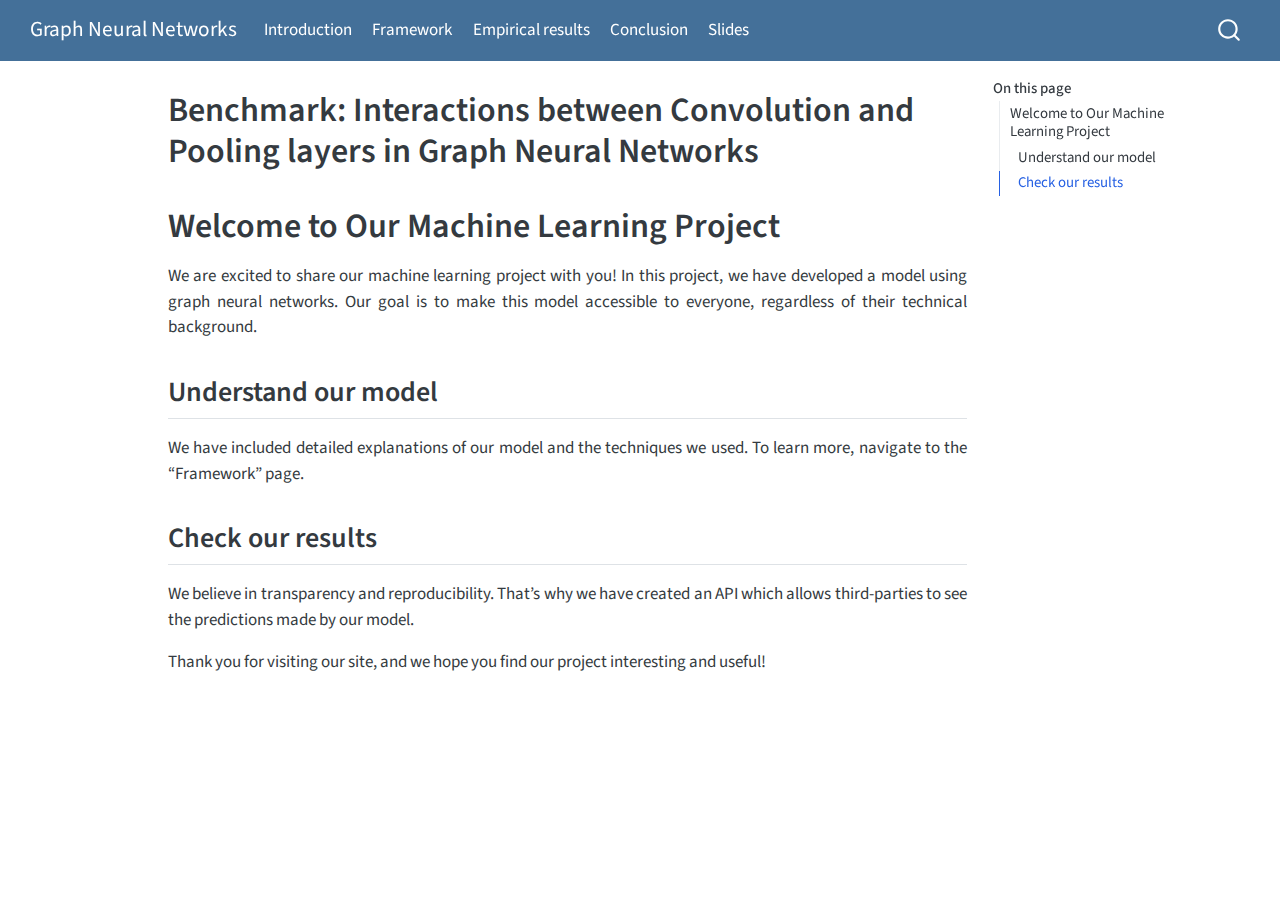
<file: index.html>
<!DOCTYPE html>
<html xmlns="http://www.w3.org/1999/xhtml" lang="en" xml:lang="en"><head>

<meta charset="utf-8">
<meta name="generator" content="quarto-1.4.554">

<meta name="viewport" content="width=device-width, initial-scale=1.0, user-scalable=yes">


<title>Graph Neural Networks - Benchmark: Interactions between Convolution and Pooling layers in Graph Neural Networks</title>
<style>
code{white-space: pre-wrap;}
span.smallcaps{font-variant: small-caps;}
div.columns{display: flex; gap: min(4vw, 1.5em);}
div.column{flex: auto; overflow-x: auto;}
div.hanging-indent{margin-left: 1.5em; text-indent: -1.5em;}
ul.task-list{list-style: none;}
ul.task-list li input[type="checkbox"] {
  width: 0.8em;
  margin: 0 0.8em 0.2em -1em; /* quarto-specific, see https://github.com/quarto-dev/quarto-cli/issues/4556 */ 
  vertical-align: middle;
}
</style>


<script src="site_libs/quarto-nav/quarto-nav.js"></script>
<script src="site_libs/quarto-nav/headroom.min.js"></script>
<script src="site_libs/clipboard/clipboard.min.js"></script>
<script src="site_libs/quarto-search/autocomplete.umd.js"></script>
<script src="site_libs/quarto-search/fuse.min.js"></script>
<script src="site_libs/quarto-search/quarto-search.js"></script>
<meta name="quarto:offset" content="./">
<script src="site_libs/quarto-html/quarto.js"></script>
<script src="site_libs/quarto-html/popper.min.js"></script>
<script src="site_libs/quarto-html/tippy.umd.min.js"></script>
<script src="site_libs/quarto-html/anchor.min.js"></script>
<link href="site_libs/quarto-html/tippy.css" rel="stylesheet">
<link href="site_libs/quarto-html/quarto-syntax-highlighting.css" rel="stylesheet" id="quarto-text-highlighting-styles">
<script src="site_libs/bootstrap/bootstrap.min.js"></script>
<link href="site_libs/bootstrap/bootstrap-icons.css" rel="stylesheet">
<link href="site_libs/bootstrap/bootstrap.min.css" rel="stylesheet" id="quarto-bootstrap" data-mode="light">
<script id="quarto-search-options" type="application/json">{
  "location": "navbar",
  "copy-button": false,
  "collapse-after": 3,
  "panel-placement": "end",
  "type": "overlay",
  "limit": 50,
  "keyboard-shortcut": [
    "f",
    "/",
    "s"
  ],
  "show-item-context": false,
  "language": {
    "search-no-results-text": "No results",
    "search-matching-documents-text": "matching documents",
    "search-copy-link-title": "Copy link to search",
    "search-hide-matches-text": "Hide additional matches",
    "search-more-match-text": "more match in this document",
    "search-more-matches-text": "more matches in this document",
    "search-clear-button-title": "Clear",
    "search-text-placeholder": "",
    "search-detached-cancel-button-title": "Cancel",
    "search-submit-button-title": "Submit",
    "search-label": "Search"
  }
}</script>


<link rel="stylesheet" href="styles.css">
</head>

<body class="nav-fixed">

<div id="quarto-search-results"></div>
  <header id="quarto-header" class="headroom fixed-top">
    <nav class="navbar navbar-expand-lg " data-bs-theme="dark">
      <div class="navbar-container container-fluid">
      <div class="navbar-brand-container mx-auto">
    <a class="navbar-brand" href="./index.html">
    <span class="navbar-title">Graph Neural Networks</span>
    </a>
  </div>
            <div id="quarto-search" class="" title="Search"></div>
          <button class="navbar-toggler" type="button" data-bs-toggle="collapse" data-bs-target="#navbarCollapse" aria-controls="navbarCollapse" aria-expanded="false" aria-label="Toggle navigation" onclick="if (window.quartoToggleHeadroom) { window.quartoToggleHeadroom(); }">
  <span class="navbar-toggler-icon"></span>
</button>
          <div class="collapse navbar-collapse" id="navbarCollapse">
            <ul class="navbar-nav navbar-nav-scroll me-auto">
  <li class="nav-item">
    <a class="nav-link" href="./chapters/Introduction.html"> 
<span class="menu-text">Introduction</span></a>
  </li>  
  <li class="nav-item">
    <a class="nav-link" href="./chapters/Framework.html"> 
<span class="menu-text">Framework</span></a>
  </li>  
  <li class="nav-item">
    <a class="nav-link" href="./chapters/Empirical results.html"> 
<span class="menu-text">Empirical results</span></a>
  </li>  
  <li class="nav-item">
    <a class="nav-link" href="./chapters/Conclusion.html"> 
<span class="menu-text">Conclusion</span></a>
  </li>  
  <li class="nav-item">
    <a class="nav-link" href="./chapters/Slides.html"> 
<span class="menu-text">Slides</span></a>
  </li>  
</ul>
          </div> <!-- /navcollapse -->
          <div class="quarto-navbar-tools">
</div>
      </div> <!-- /container-fluid -->
    </nav>
</header>
<!-- content -->
<div id="quarto-content" class="quarto-container page-columns page-rows-contents page-layout-article page-navbar">
<!-- sidebar -->
<!-- margin-sidebar -->
    <div id="quarto-margin-sidebar" class="sidebar margin-sidebar">
        <nav id="TOC" role="doc-toc" class="toc-active">
    <h2 id="toc-title">On this page</h2>
   
  <ul>
  <li><a href="#welcome-to-our-machine-learning-project" id="toc-welcome-to-our-machine-learning-project" class="nav-link active" data-scroll-target="#welcome-to-our-machine-learning-project">Welcome to Our Machine Learning Project</a>
  <ul class="collapse">
  <li><a href="#understand-our-model" id="toc-understand-our-model" class="nav-link" data-scroll-target="#understand-our-model">Understand our model</a></li>
  <li><a href="#check-our-results" id="toc-check-our-results" class="nav-link" data-scroll-target="#check-our-results">Check our results</a></li>
  </ul></li>
  </ul>
</nav>
    </div>
<!-- main -->
<main class="content" id="quarto-document-content">

<header id="title-block-header" class="quarto-title-block default">
<div class="quarto-title">
<h1 class="title">Benchmark: Interactions between Convolution and Pooling layers in Graph Neural Networks</h1>
</div>



<div class="quarto-title-meta">

    
  
    
  </div>
  


</header>


<section id="welcome-to-our-machine-learning-project" class="level1">
<h1>Welcome to Our Machine Learning Project</h1>
<p>We are excited to share our machine learning project with you! In this project, we have developed a model using graph neural networks. Our goal is to make this model accessible to everyone, regardless of their technical background.</p>
<section id="understand-our-model" class="level2">
<h2 class="anchored" data-anchor-id="understand-our-model">Understand our model</h2>
<p>We have included detailed explanations of our model and the techniques we used. To learn more, navigate to the “Framework” page.</p>
</section>
<section id="check-our-results" class="level2">
<h2 class="anchored" data-anchor-id="check-our-results">Check our results</h2>
<p>We believe in transparency and reproducibility. That’s why we have created an API which allows third-parties to see the predictions made by our model.</p>
<p>Thank you for visiting our site, and we hope you find our project interesting and useful!</p>


</section>
</section>

</main> <!-- /main -->
<script id="quarto-html-after-body" type="application/javascript">
window.document.addEventListener("DOMContentLoaded", function (event) {
  const toggleBodyColorMode = (bsSheetEl) => {
    const mode = bsSheetEl.getAttribute("data-mode");
    const bodyEl = window.document.querySelector("body");
    if (mode === "dark") {
      bodyEl.classList.add("quarto-dark");
      bodyEl.classList.remove("quarto-light");
    } else {
      bodyEl.classList.add("quarto-light");
      bodyEl.classList.remove("quarto-dark");
    }
  }
  const toggleBodyColorPrimary = () => {
    const bsSheetEl = window.document.querySelector("link#quarto-bootstrap");
    if (bsSheetEl) {
      toggleBodyColorMode(bsSheetEl);
    }
  }
  toggleBodyColorPrimary();  
  const icon = "";
  const anchorJS = new window.AnchorJS();
  anchorJS.options = {
    placement: 'right',
    icon: icon
  };
  anchorJS.add('.anchored');
  const isCodeAnnotation = (el) => {
    for (const clz of el.classList) {
      if (clz.startsWith('code-annotation-')) {                     
        return true;
      }
    }
    return false;
  }
  const clipboard = new window.ClipboardJS('.code-copy-button', {
    text: function(trigger) {
      const codeEl = trigger.previousElementSibling.cloneNode(true);
      for (const childEl of codeEl.children) {
        if (isCodeAnnotation(childEl)) {
          childEl.remove();
        }
      }
      return codeEl.innerText;
    }
  });
  clipboard.on('success', function(e) {
    // button target
    const button = e.trigger;
    // don't keep focus
    button.blur();
    // flash "checked"
    button.classList.add('code-copy-button-checked');
    var currentTitle = button.getAttribute("title");
    button.setAttribute("title", "Copied!");
    let tooltip;
    if (window.bootstrap) {
      button.setAttribute("data-bs-toggle", "tooltip");
      button.setAttribute("data-bs-placement", "left");
      button.setAttribute("data-bs-title", "Copied!");
      tooltip = new bootstrap.Tooltip(button, 
        { trigger: "manual", 
          customClass: "code-copy-button-tooltip",
          offset: [0, -8]});
      tooltip.show();    
    }
    setTimeout(function() {
      if (tooltip) {
        tooltip.hide();
        button.removeAttribute("data-bs-title");
        button.removeAttribute("data-bs-toggle");
        button.removeAttribute("data-bs-placement");
      }
      button.setAttribute("title", currentTitle);
      button.classList.remove('code-copy-button-checked');
    }, 1000);
    // clear code selection
    e.clearSelection();
  });
    var localhostRegex = new RegExp(/^(?:http|https):\/\/localhost\:?[0-9]*\//);
    var mailtoRegex = new RegExp(/^mailto:/);
      var filterRegex = new RegExp("https:\/\/GerardTho\.github\.io\/ML_research_seminar\/");
    var isInternal = (href) => {
        return filterRegex.test(href) || localhostRegex.test(href) || mailtoRegex.test(href);
    }
    // Inspect non-navigation links and adorn them if external
 	var links = window.document.querySelectorAll('a[href]:not(.nav-link):not(.navbar-brand):not(.toc-action):not(.sidebar-link):not(.sidebar-item-toggle):not(.pagination-link):not(.no-external):not([aria-hidden]):not(.dropdown-item):not(.quarto-navigation-tool)');
    for (var i=0; i<links.length; i++) {
      const link = links[i];
      if (!isInternal(link.href)) {
        // undo the damage that might have been done by quarto-nav.js in the case of
        // links that we want to consider external
        if (link.dataset.originalHref !== undefined) {
          link.href = link.dataset.originalHref;
        }
      }
    }
  function tippyHover(el, contentFn, onTriggerFn, onUntriggerFn) {
    const config = {
      allowHTML: true,
      maxWidth: 500,
      delay: 100,
      arrow: false,
      appendTo: function(el) {
          return el.parentElement;
      },
      interactive: true,
      interactiveBorder: 10,
      theme: 'quarto',
      placement: 'bottom-start',
    };
    if (contentFn) {
      config.content = contentFn;
    }
    if (onTriggerFn) {
      config.onTrigger = onTriggerFn;
    }
    if (onUntriggerFn) {
      config.onUntrigger = onUntriggerFn;
    }
    window.tippy(el, config); 
  }
  const noterefs = window.document.querySelectorAll('a[role="doc-noteref"]');
  for (var i=0; i<noterefs.length; i++) {
    const ref = noterefs[i];
    tippyHover(ref, function() {
      // use id or data attribute instead here
      let href = ref.getAttribute('data-footnote-href') || ref.getAttribute('href');
      try { href = new URL(href).hash; } catch {}
      const id = href.replace(/^#\/?/, "");
      const note = window.document.getElementById(id);
      if (note) {
        return note.innerHTML;
      } else {
        return "";
      }
    });
  }
  const xrefs = window.document.querySelectorAll('a.quarto-xref');
  const processXRef = (id, note) => {
    // Strip column container classes
    const stripColumnClz = (el) => {
      el.classList.remove("page-full", "page-columns");
      if (el.children) {
        for (const child of el.children) {
          stripColumnClz(child);
        }
      }
    }
    stripColumnClz(note)
    if (id === null || id.startsWith('sec-')) {
      // Special case sections, only their first couple elements
      const container = document.createElement("div");
      if (note.children && note.children.length > 2) {
        container.appendChild(note.children[0].cloneNode(true));
        for (let i = 1; i < note.children.length; i++) {
          const child = note.children[i];
          if (child.tagName === "P" && child.innerText === "") {
            continue;
          } else {
            container.appendChild(child.cloneNode(true));
            break;
          }
        }
        if (window.Quarto?.typesetMath) {
          window.Quarto.typesetMath(container);
        }
        return container.innerHTML
      } else {
        if (window.Quarto?.typesetMath) {
          window.Quarto.typesetMath(note);
        }
        return note.innerHTML;
      }
    } else {
      // Remove any anchor links if they are present
      const anchorLink = note.querySelector('a.anchorjs-link');
      if (anchorLink) {
        anchorLink.remove();
      }
      if (window.Quarto?.typesetMath) {
        window.Quarto.typesetMath(note);
      }
      // TODO in 1.5, we should make sure this works without a callout special case
      if (note.classList.contains("callout")) {
        return note.outerHTML;
      } else {
        return note.innerHTML;
      }
    }
  }
  for (var i=0; i<xrefs.length; i++) {
    const xref = xrefs[i];
    tippyHover(xref, undefined, function(instance) {
      instance.disable();
      let url = xref.getAttribute('href');
      let hash = undefined; 
      if (url.startsWith('#')) {
        hash = url;
      } else {
        try { hash = new URL(url).hash; } catch {}
      }
      if (hash) {
        const id = hash.replace(/^#\/?/, "");
        const note = window.document.getElementById(id);
        if (note !== null) {
          try {
            const html = processXRef(id, note.cloneNode(true));
            instance.setContent(html);
          } finally {
            instance.enable();
            instance.show();
          }
        } else {
          // See if we can fetch this
          fetch(url.split('#')[0])
          .then(res => res.text())
          .then(html => {
            const parser = new DOMParser();
            const htmlDoc = parser.parseFromString(html, "text/html");
            const note = htmlDoc.getElementById(id);
            if (note !== null) {
              const html = processXRef(id, note);
              instance.setContent(html);
            } 
          }).finally(() => {
            instance.enable();
            instance.show();
          });
        }
      } else {
        // See if we can fetch a full url (with no hash to target)
        // This is a special case and we should probably do some content thinning / targeting
        fetch(url)
        .then(res => res.text())
        .then(html => {
          const parser = new DOMParser();
          const htmlDoc = parser.parseFromString(html, "text/html");
          const note = htmlDoc.querySelector('main.content');
          if (note !== null) {
            // This should only happen for chapter cross references
            // (since there is no id in the URL)
            // remove the first header
            if (note.children.length > 0 && note.children[0].tagName === "HEADER") {
              note.children[0].remove();
            }
            const html = processXRef(null, note);
            instance.setContent(html);
          } 
        }).finally(() => {
          instance.enable();
          instance.show();
        });
      }
    }, function(instance) {
    });
  }
      let selectedAnnoteEl;
      const selectorForAnnotation = ( cell, annotation) => {
        let cellAttr = 'data-code-cell="' + cell + '"';
        let lineAttr = 'data-code-annotation="' +  annotation + '"';
        const selector = 'span[' + cellAttr + '][' + lineAttr + ']';
        return selector;
      }
      const selectCodeLines = (annoteEl) => {
        const doc = window.document;
        const targetCell = annoteEl.getAttribute("data-target-cell");
        const targetAnnotation = annoteEl.getAttribute("data-target-annotation");
        const annoteSpan = window.document.querySelector(selectorForAnnotation(targetCell, targetAnnotation));
        const lines = annoteSpan.getAttribute("data-code-lines").split(",");
        const lineIds = lines.map((line) => {
          return targetCell + "-" + line;
        })
        let top = null;
        let height = null;
        let parent = null;
        if (lineIds.length > 0) {
            //compute the position of the single el (top and bottom and make a div)
            const el = window.document.getElementById(lineIds[0]);
            top = el.offsetTop;
            height = el.offsetHeight;
            parent = el.parentElement.parentElement;
          if (lineIds.length > 1) {
            const lastEl = window.document.getElementById(lineIds[lineIds.length - 1]);
            const bottom = lastEl.offsetTop + lastEl.offsetHeight;
            height = bottom - top;
          }
          if (top !== null && height !== null && parent !== null) {
            // cook up a div (if necessary) and position it 
            let div = window.document.getElementById("code-annotation-line-highlight");
            if (div === null) {
              div = window.document.createElement("div");
              div.setAttribute("id", "code-annotation-line-highlight");
              div.style.position = 'absolute';
              parent.appendChild(div);
            }
            div.style.top = top - 2 + "px";
            div.style.height = height + 4 + "px";
            div.style.left = 0;
            let gutterDiv = window.document.getElementById("code-annotation-line-highlight-gutter");
            if (gutterDiv === null) {
              gutterDiv = window.document.createElement("div");
              gutterDiv.setAttribute("id", "code-annotation-line-highlight-gutter");
              gutterDiv.style.position = 'absolute';
              const codeCell = window.document.getElementById(targetCell);
              const gutter = codeCell.querySelector('.code-annotation-gutter');
              gutter.appendChild(gutterDiv);
            }
            gutterDiv.style.top = top - 2 + "px";
            gutterDiv.style.height = height + 4 + "px";
          }
          selectedAnnoteEl = annoteEl;
        }
      };
      const unselectCodeLines = () => {
        const elementsIds = ["code-annotation-line-highlight", "code-annotation-line-highlight-gutter"];
        elementsIds.forEach((elId) => {
          const div = window.document.getElementById(elId);
          if (div) {
            div.remove();
          }
        });
        selectedAnnoteEl = undefined;
      };
        // Handle positioning of the toggle
    window.addEventListener(
      "resize",
      throttle(() => {
        elRect = undefined;
        if (selectedAnnoteEl) {
          selectCodeLines(selectedAnnoteEl);
        }
      }, 10)
    );
    function throttle(fn, ms) {
    let throttle = false;
    let timer;
      return (...args) => {
        if(!throttle) { // first call gets through
            fn.apply(this, args);
            throttle = true;
        } else { // all the others get throttled
            if(timer) clearTimeout(timer); // cancel #2
            timer = setTimeout(() => {
              fn.apply(this, args);
              timer = throttle = false;
            }, ms);
        }
      };
    }
      // Attach click handler to the DT
      const annoteDls = window.document.querySelectorAll('dt[data-target-cell]');
      for (const annoteDlNode of annoteDls) {
        annoteDlNode.addEventListener('click', (event) => {
          const clickedEl = event.target;
          if (clickedEl !== selectedAnnoteEl) {
            unselectCodeLines();
            const activeEl = window.document.querySelector('dt[data-target-cell].code-annotation-active');
            if (activeEl) {
              activeEl.classList.remove('code-annotation-active');
            }
            selectCodeLines(clickedEl);
            clickedEl.classList.add('code-annotation-active');
          } else {
            // Unselect the line
            unselectCodeLines();
            clickedEl.classList.remove('code-annotation-active');
          }
        });
      }
  const findCites = (el) => {
    const parentEl = el.parentElement;
    if (parentEl) {
      const cites = parentEl.dataset.cites;
      if (cites) {
        return {
          el,
          cites: cites.split(' ')
        };
      } else {
        return findCites(el.parentElement)
      }
    } else {
      return undefined;
    }
  };
  var bibliorefs = window.document.querySelectorAll('a[role="doc-biblioref"]');
  for (var i=0; i<bibliorefs.length; i++) {
    const ref = bibliorefs[i];
    const citeInfo = findCites(ref);
    if (citeInfo) {
      tippyHover(citeInfo.el, function() {
        var popup = window.document.createElement('div');
        citeInfo.cites.forEach(function(cite) {
          var citeDiv = window.document.createElement('div');
          citeDiv.classList.add('hanging-indent');
          citeDiv.classList.add('csl-entry');
          var biblioDiv = window.document.getElementById('ref-' + cite);
          if (biblioDiv) {
            citeDiv.innerHTML = biblioDiv.innerHTML;
          }
          popup.appendChild(citeDiv);
        });
        return popup.innerHTML;
      });
    }
  }
});
</script>
</div> <!-- /content -->




</body></html>
</file>
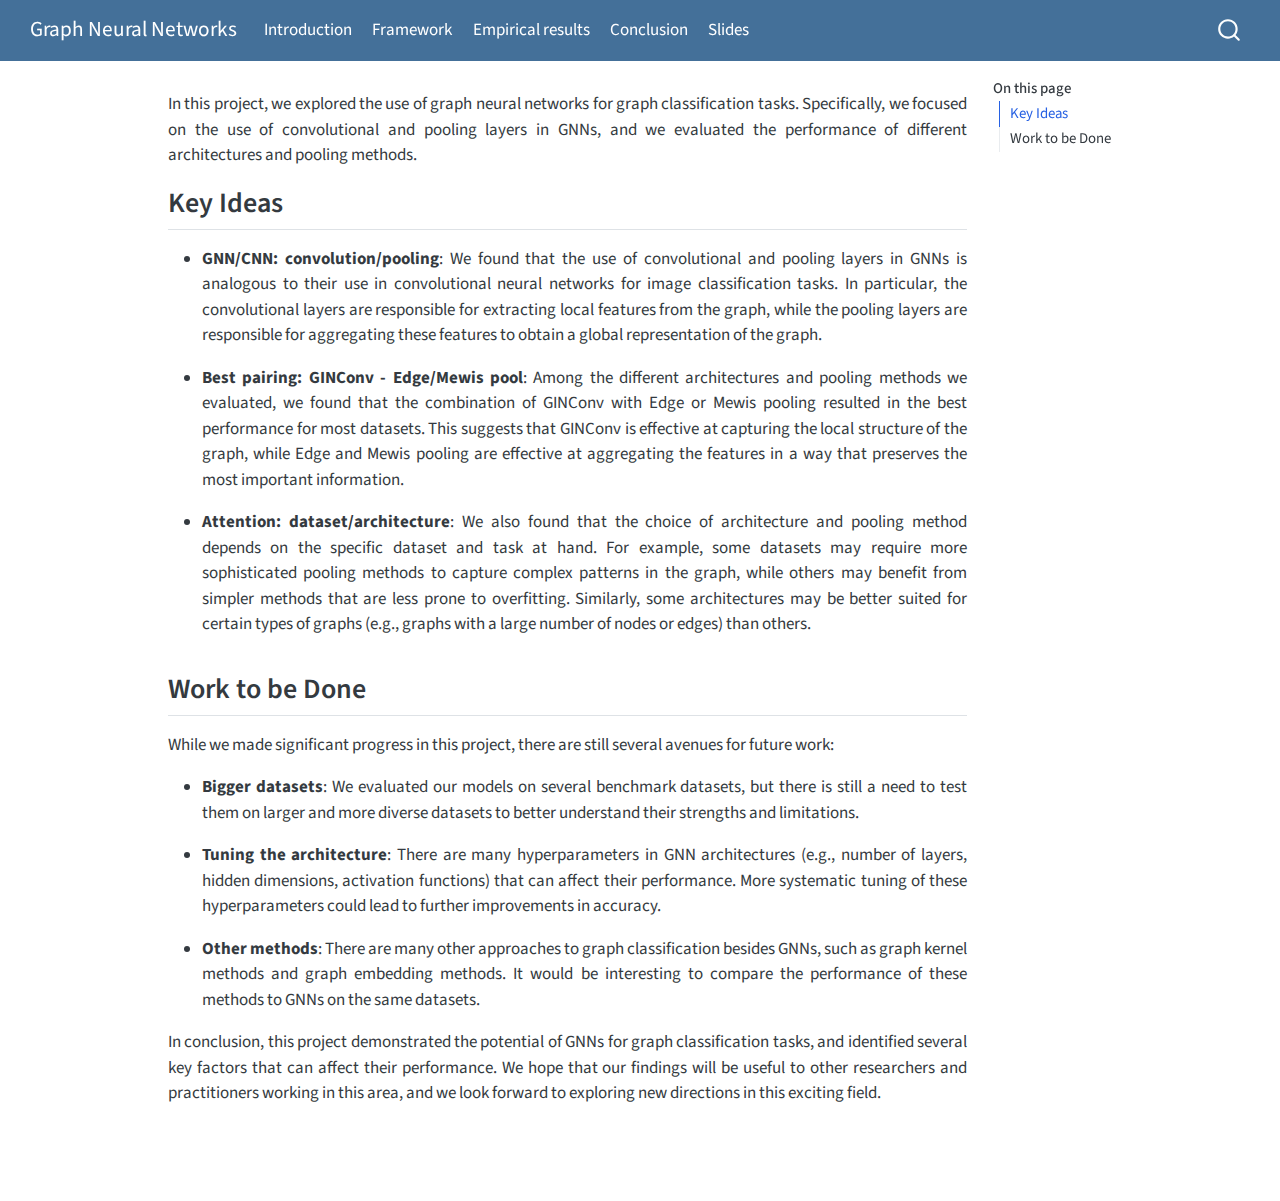
<file: chapters/Conclusion.html>
<!DOCTYPE html>
<html xmlns="http://www.w3.org/1999/xhtml" lang="en" xml:lang="en"><head>

<meta charset="utf-8">
<meta name="generator" content="quarto-1.4.554">

<meta name="viewport" content="width=device-width, initial-scale=1.0, user-scalable=yes">


<title>Graph Neural Networks</title>
<style>
code{white-space: pre-wrap;}
span.smallcaps{font-variant: small-caps;}
div.columns{display: flex; gap: min(4vw, 1.5em);}
div.column{flex: auto; overflow-x: auto;}
div.hanging-indent{margin-left: 1.5em; text-indent: -1.5em;}
ul.task-list{list-style: none;}
ul.task-list li input[type="checkbox"] {
  width: 0.8em;
  margin: 0 0.8em 0.2em -1em; /* quarto-specific, see https://github.com/quarto-dev/quarto-cli/issues/4556 */ 
  vertical-align: middle;
}
</style>


<script src="../site_libs/quarto-nav/quarto-nav.js"></script>
<script src="../site_libs/quarto-nav/headroom.min.js"></script>
<script src="../site_libs/clipboard/clipboard.min.js"></script>
<script src="../site_libs/quarto-search/autocomplete.umd.js"></script>
<script src="../site_libs/quarto-search/fuse.min.js"></script>
<script src="../site_libs/quarto-search/quarto-search.js"></script>
<meta name="quarto:offset" content="../">
<script src="../site_libs/quarto-html/quarto.js"></script>
<script src="../site_libs/quarto-html/popper.min.js"></script>
<script src="../site_libs/quarto-html/tippy.umd.min.js"></script>
<script src="../site_libs/quarto-html/anchor.min.js"></script>
<link href="../site_libs/quarto-html/tippy.css" rel="stylesheet">
<link href="../site_libs/quarto-html/quarto-syntax-highlighting.css" rel="stylesheet" id="quarto-text-highlighting-styles">
<script src="../site_libs/bootstrap/bootstrap.min.js"></script>
<link href="../site_libs/bootstrap/bootstrap-icons.css" rel="stylesheet">
<link href="../site_libs/bootstrap/bootstrap.min.css" rel="stylesheet" id="quarto-bootstrap" data-mode="light">
<script id="quarto-search-options" type="application/json">{
  "location": "navbar",
  "copy-button": false,
  "collapse-after": 3,
  "panel-placement": "end",
  "type": "overlay",
  "limit": 50,
  "keyboard-shortcut": [
    "f",
    "/",
    "s"
  ],
  "show-item-context": false,
  "language": {
    "search-no-results-text": "No results",
    "search-matching-documents-text": "matching documents",
    "search-copy-link-title": "Copy link to search",
    "search-hide-matches-text": "Hide additional matches",
    "search-more-match-text": "more match in this document",
    "search-more-matches-text": "more matches in this document",
    "search-clear-button-title": "Clear",
    "search-text-placeholder": "",
    "search-detached-cancel-button-title": "Cancel",
    "search-submit-button-title": "Submit",
    "search-label": "Search"
  }
}</script>


<link rel="stylesheet" href="../styles.css">
</head>

<body class="nav-fixed">

<div id="quarto-search-results"></div>
  <header id="quarto-header" class="headroom fixed-top">
    <nav class="navbar navbar-expand-lg " data-bs-theme="dark">
      <div class="navbar-container container-fluid">
      <div class="navbar-brand-container mx-auto">
    <a class="navbar-brand" href="../index.html">
    <span class="navbar-title">Graph Neural Networks</span>
    </a>
  </div>
            <div id="quarto-search" class="" title="Search"></div>
          <button class="navbar-toggler" type="button" data-bs-toggle="collapse" data-bs-target="#navbarCollapse" aria-controls="navbarCollapse" aria-expanded="false" aria-label="Toggle navigation" onclick="if (window.quartoToggleHeadroom) { window.quartoToggleHeadroom(); }">
  <span class="navbar-toggler-icon"></span>
</button>
          <div class="collapse navbar-collapse" id="navbarCollapse">
            <ul class="navbar-nav navbar-nav-scroll me-auto">
  <li class="nav-item">
    <a class="nav-link" href="../chapters/Introduction.html"> 
<span class="menu-text">Introduction</span></a>
  </li>  
  <li class="nav-item">
    <a class="nav-link" href="../chapters/Framework.html"> 
<span class="menu-text">Framework</span></a>
  </li>  
  <li class="nav-item">
    <a class="nav-link" href="../chapters/Empirical results.html"> 
<span class="menu-text">Empirical results</span></a>
  </li>  
  <li class="nav-item">
    <a class="nav-link active" href="../chapters/Conclusion.html" aria-current="page"> 
<span class="menu-text">Conclusion</span></a>
  </li>  
  <li class="nav-item">
    <a class="nav-link" href="../chapters/Slides.html"> 
<span class="menu-text">Slides</span></a>
  </li>  
</ul>
          </div> <!-- /navcollapse -->
          <div class="quarto-navbar-tools">
</div>
      </div> <!-- /container-fluid -->
    </nav>
</header>
<!-- content -->
<div id="quarto-content" class="quarto-container page-columns page-rows-contents page-layout-article page-navbar">
<!-- sidebar -->
<!-- margin-sidebar -->
    <div id="quarto-margin-sidebar" class="sidebar margin-sidebar">
        <nav id="TOC" role="doc-toc" class="toc-active">
    <h2 id="toc-title">On this page</h2>
   
  <ul>
  <li><a href="#key-ideas" id="toc-key-ideas" class="nav-link active" data-scroll-target="#key-ideas">Key Ideas</a></li>
  <li><a href="#work-to-be-done" id="toc-work-to-be-done" class="nav-link" data-scroll-target="#work-to-be-done">Work to be Done</a></li>
  </ul>
</nav>
    </div>
<!-- main -->
<main class="content" id="quarto-document-content">




<p>In this project, we explored the use of graph neural networks for graph classification tasks. Specifically, we focused on the use of convolutional and pooling layers in GNNs, and we evaluated the performance of different architectures and pooling methods.</p>
<section id="key-ideas" class="level2">
<h2 class="anchored" data-anchor-id="key-ideas">Key Ideas</h2>
<ul>
<li><p><strong>GNN/CNN: convolution/pooling</strong>: We found that the use of convolutional and pooling layers in GNNs is analogous to their use in convolutional neural networks for image classification tasks. In particular, the convolutional layers are responsible for extracting local features from the graph, while the pooling layers are responsible for aggregating these features to obtain a global representation of the graph.</p></li>
<li><p><strong>Best pairing: GINConv - Edge/Mewis pool</strong>: Among the different architectures and pooling methods we evaluated, we found that the combination of GINConv with Edge or Mewis pooling resulted in the best performance for most datasets. This suggests that GINConv is effective at capturing the local structure of the graph, while Edge and Mewis pooling are effective at aggregating the features in a way that preserves the most important information.</p></li>
<li><p><strong>Attention: dataset/architecture</strong>: We also found that the choice of architecture and pooling method depends on the specific dataset and task at hand. For example, some datasets may require more sophisticated pooling methods to capture complex patterns in the graph, while others may benefit from simpler methods that are less prone to overfitting. Similarly, some architectures may be better suited for certain types of graphs (e.g., graphs with a large number of nodes or edges) than others.</p></li>
</ul>
</section>
<section id="work-to-be-done" class="level2">
<h2 class="anchored" data-anchor-id="work-to-be-done">Work to be Done</h2>
<p>While we made significant progress in this project, there are still several avenues for future work:</p>
<ul>
<li><p><strong>Bigger datasets</strong>: We evaluated our models on several benchmark datasets, but there is still a need to test them on larger and more diverse datasets to better understand their strengths and limitations.</p></li>
<li><p><strong>Tuning the architecture</strong>: There are many hyperparameters in GNN architectures (e.g., number of layers, hidden dimensions, activation functions) that can affect their performance. More systematic tuning of these hyperparameters could lead to further improvements in accuracy.</p></li>
<li><p><strong>Other methods</strong>: There are many other approaches to graph classification besides GNNs, such as graph kernel methods and graph embedding methods. It would be interesting to compare the performance of these methods to GNNs on the same datasets.</p></li>
</ul>
<p>In conclusion, this project demonstrated the potential of GNNs for graph classification tasks, and identified several key factors that can affect their performance. We hope that our findings will be useful to other researchers and practitioners working in this area, and we look forward to exploring new directions in this exciting field.</p>


</section>

</main> <!-- /main -->
<script id="quarto-html-after-body" type="application/javascript">
window.document.addEventListener("DOMContentLoaded", function (event) {
  const toggleBodyColorMode = (bsSheetEl) => {
    const mode = bsSheetEl.getAttribute("data-mode");
    const bodyEl = window.document.querySelector("body");
    if (mode === "dark") {
      bodyEl.classList.add("quarto-dark");
      bodyEl.classList.remove("quarto-light");
    } else {
      bodyEl.classList.add("quarto-light");
      bodyEl.classList.remove("quarto-dark");
    }
  }
  const toggleBodyColorPrimary = () => {
    const bsSheetEl = window.document.querySelector("link#quarto-bootstrap");
    if (bsSheetEl) {
      toggleBodyColorMode(bsSheetEl);
    }
  }
  toggleBodyColorPrimary();  
  const icon = "";
  const anchorJS = new window.AnchorJS();
  anchorJS.options = {
    placement: 'right',
    icon: icon
  };
  anchorJS.add('.anchored');
  const isCodeAnnotation = (el) => {
    for (const clz of el.classList) {
      if (clz.startsWith('code-annotation-')) {                     
        return true;
      }
    }
    return false;
  }
  const clipboard = new window.ClipboardJS('.code-copy-button', {
    text: function(trigger) {
      const codeEl = trigger.previousElementSibling.cloneNode(true);
      for (const childEl of codeEl.children) {
        if (isCodeAnnotation(childEl)) {
          childEl.remove();
        }
      }
      return codeEl.innerText;
    }
  });
  clipboard.on('success', function(e) {
    // button target
    const button = e.trigger;
    // don't keep focus
    button.blur();
    // flash "checked"
    button.classList.add('code-copy-button-checked');
    var currentTitle = button.getAttribute("title");
    button.setAttribute("title", "Copied!");
    let tooltip;
    if (window.bootstrap) {
      button.setAttribute("data-bs-toggle", "tooltip");
      button.setAttribute("data-bs-placement", "left");
      button.setAttribute("data-bs-title", "Copied!");
      tooltip = new bootstrap.Tooltip(button, 
        { trigger: "manual", 
          customClass: "code-copy-button-tooltip",
          offset: [0, -8]});
      tooltip.show();    
    }
    setTimeout(function() {
      if (tooltip) {
        tooltip.hide();
        button.removeAttribute("data-bs-title");
        button.removeAttribute("data-bs-toggle");
        button.removeAttribute("data-bs-placement");
      }
      button.setAttribute("title", currentTitle);
      button.classList.remove('code-copy-button-checked');
    }, 1000);
    // clear code selection
    e.clearSelection();
  });
    var localhostRegex = new RegExp(/^(?:http|https):\/\/localhost\:?[0-9]*\//);
    var mailtoRegex = new RegExp(/^mailto:/);
      var filterRegex = new RegExp("https:\/\/GerardTho\.github\.io\/ML_research_seminar\/");
    var isInternal = (href) => {
        return filterRegex.test(href) || localhostRegex.test(href) || mailtoRegex.test(href);
    }
    // Inspect non-navigation links and adorn them if external
 	var links = window.document.querySelectorAll('a[href]:not(.nav-link):not(.navbar-brand):not(.toc-action):not(.sidebar-link):not(.sidebar-item-toggle):not(.pagination-link):not(.no-external):not([aria-hidden]):not(.dropdown-item):not(.quarto-navigation-tool)');
    for (var i=0; i<links.length; i++) {
      const link = links[i];
      if (!isInternal(link.href)) {
        // undo the damage that might have been done by quarto-nav.js in the case of
        // links that we want to consider external
        if (link.dataset.originalHref !== undefined) {
          link.href = link.dataset.originalHref;
        }
      }
    }
  function tippyHover(el, contentFn, onTriggerFn, onUntriggerFn) {
    const config = {
      allowHTML: true,
      maxWidth: 500,
      delay: 100,
      arrow: false,
      appendTo: function(el) {
          return el.parentElement;
      },
      interactive: true,
      interactiveBorder: 10,
      theme: 'quarto',
      placement: 'bottom-start',
    };
    if (contentFn) {
      config.content = contentFn;
    }
    if (onTriggerFn) {
      config.onTrigger = onTriggerFn;
    }
    if (onUntriggerFn) {
      config.onUntrigger = onUntriggerFn;
    }
    window.tippy(el, config); 
  }
  const noterefs = window.document.querySelectorAll('a[role="doc-noteref"]');
  for (var i=0; i<noterefs.length; i++) {
    const ref = noterefs[i];
    tippyHover(ref, function() {
      // use id or data attribute instead here
      let href = ref.getAttribute('data-footnote-href') || ref.getAttribute('href');
      try { href = new URL(href).hash; } catch {}
      const id = href.replace(/^#\/?/, "");
      const note = window.document.getElementById(id);
      if (note) {
        return note.innerHTML;
      } else {
        return "";
      }
    });
  }
  const xrefs = window.document.querySelectorAll('a.quarto-xref');
  const processXRef = (id, note) => {
    // Strip column container classes
    const stripColumnClz = (el) => {
      el.classList.remove("page-full", "page-columns");
      if (el.children) {
        for (const child of el.children) {
          stripColumnClz(child);
        }
      }
    }
    stripColumnClz(note)
    if (id === null || id.startsWith('sec-')) {
      // Special case sections, only their first couple elements
      const container = document.createElement("div");
      if (note.children && note.children.length > 2) {
        container.appendChild(note.children[0].cloneNode(true));
        for (let i = 1; i < note.children.length; i++) {
          const child = note.children[i];
          if (child.tagName === "P" && child.innerText === "") {
            continue;
          } else {
            container.appendChild(child.cloneNode(true));
            break;
          }
        }
        if (window.Quarto?.typesetMath) {
          window.Quarto.typesetMath(container);
        }
        return container.innerHTML
      } else {
        if (window.Quarto?.typesetMath) {
          window.Quarto.typesetMath(note);
        }
        return note.innerHTML;
      }
    } else {
      // Remove any anchor links if they are present
      const anchorLink = note.querySelector('a.anchorjs-link');
      if (anchorLink) {
        anchorLink.remove();
      }
      if (window.Quarto?.typesetMath) {
        window.Quarto.typesetMath(note);
      }
      // TODO in 1.5, we should make sure this works without a callout special case
      if (note.classList.contains("callout")) {
        return note.outerHTML;
      } else {
        return note.innerHTML;
      }
    }
  }
  for (var i=0; i<xrefs.length; i++) {
    const xref = xrefs[i];
    tippyHover(xref, undefined, function(instance) {
      instance.disable();
      let url = xref.getAttribute('href');
      let hash = undefined; 
      if (url.startsWith('#')) {
        hash = url;
      } else {
        try { hash = new URL(url).hash; } catch {}
      }
      if (hash) {
        const id = hash.replace(/^#\/?/, "");
        const note = window.document.getElementById(id);
        if (note !== null) {
          try {
            const html = processXRef(id, note.cloneNode(true));
            instance.setContent(html);
          } finally {
            instance.enable();
            instance.show();
          }
        } else {
          // See if we can fetch this
          fetch(url.split('#')[0])
          .then(res => res.text())
          .then(html => {
            const parser = new DOMParser();
            const htmlDoc = parser.parseFromString(html, "text/html");
            const note = htmlDoc.getElementById(id);
            if (note !== null) {
              const html = processXRef(id, note);
              instance.setContent(html);
            } 
          }).finally(() => {
            instance.enable();
            instance.show();
          });
        }
      } else {
        // See if we can fetch a full url (with no hash to target)
        // This is a special case and we should probably do some content thinning / targeting
        fetch(url)
        .then(res => res.text())
        .then(html => {
          const parser = new DOMParser();
          const htmlDoc = parser.parseFromString(html, "text/html");
          const note = htmlDoc.querySelector('main.content');
          if (note !== null) {
            // This should only happen for chapter cross references
            // (since there is no id in the URL)
            // remove the first header
            if (note.children.length > 0 && note.children[0].tagName === "HEADER") {
              note.children[0].remove();
            }
            const html = processXRef(null, note);
            instance.setContent(html);
          } 
        }).finally(() => {
          instance.enable();
          instance.show();
        });
      }
    }, function(instance) {
    });
  }
      let selectedAnnoteEl;
      const selectorForAnnotation = ( cell, annotation) => {
        let cellAttr = 'data-code-cell="' + cell + '"';
        let lineAttr = 'data-code-annotation="' +  annotation + '"';
        const selector = 'span[' + cellAttr + '][' + lineAttr + ']';
        return selector;
      }
      const selectCodeLines = (annoteEl) => {
        const doc = window.document;
        const targetCell = annoteEl.getAttribute("data-target-cell");
        const targetAnnotation = annoteEl.getAttribute("data-target-annotation");
        const annoteSpan = window.document.querySelector(selectorForAnnotation(targetCell, targetAnnotation));
        const lines = annoteSpan.getAttribute("data-code-lines").split(",");
        const lineIds = lines.map((line) => {
          return targetCell + "-" + line;
        })
        let top = null;
        let height = null;
        let parent = null;
        if (lineIds.length > 0) {
            //compute the position of the single el (top and bottom and make a div)
            const el = window.document.getElementById(lineIds[0]);
            top = el.offsetTop;
            height = el.offsetHeight;
            parent = el.parentElement.parentElement;
          if (lineIds.length > 1) {
            const lastEl = window.document.getElementById(lineIds[lineIds.length - 1]);
            const bottom = lastEl.offsetTop + lastEl.offsetHeight;
            height = bottom - top;
          }
          if (top !== null && height !== null && parent !== null) {
            // cook up a div (if necessary) and position it 
            let div = window.document.getElementById("code-annotation-line-highlight");
            if (div === null) {
              div = window.document.createElement("div");
              div.setAttribute("id", "code-annotation-line-highlight");
              div.style.position = 'absolute';
              parent.appendChild(div);
            }
            div.style.top = top - 2 + "px";
            div.style.height = height + 4 + "px";
            div.style.left = 0;
            let gutterDiv = window.document.getElementById("code-annotation-line-highlight-gutter");
            if (gutterDiv === null) {
              gutterDiv = window.document.createElement("div");
              gutterDiv.setAttribute("id", "code-annotation-line-highlight-gutter");
              gutterDiv.style.position = 'absolute';
              const codeCell = window.document.getElementById(targetCell);
              const gutter = codeCell.querySelector('.code-annotation-gutter');
              gutter.appendChild(gutterDiv);
            }
            gutterDiv.style.top = top - 2 + "px";
            gutterDiv.style.height = height + 4 + "px";
          }
          selectedAnnoteEl = annoteEl;
        }
      };
      const unselectCodeLines = () => {
        const elementsIds = ["code-annotation-line-highlight", "code-annotation-line-highlight-gutter"];
        elementsIds.forEach((elId) => {
          const div = window.document.getElementById(elId);
          if (div) {
            div.remove();
          }
        });
        selectedAnnoteEl = undefined;
      };
        // Handle positioning of the toggle
    window.addEventListener(
      "resize",
      throttle(() => {
        elRect = undefined;
        if (selectedAnnoteEl) {
          selectCodeLines(selectedAnnoteEl);
        }
      }, 10)
    );
    function throttle(fn, ms) {
    let throttle = false;
    let timer;
      return (...args) => {
        if(!throttle) { // first call gets through
            fn.apply(this, args);
            throttle = true;
        } else { // all the others get throttled
            if(timer) clearTimeout(timer); // cancel #2
            timer = setTimeout(() => {
              fn.apply(this, args);
              timer = throttle = false;
            }, ms);
        }
      };
    }
      // Attach click handler to the DT
      const annoteDls = window.document.querySelectorAll('dt[data-target-cell]');
      for (const annoteDlNode of annoteDls) {
        annoteDlNode.addEventListener('click', (event) => {
          const clickedEl = event.target;
          if (clickedEl !== selectedAnnoteEl) {
            unselectCodeLines();
            const activeEl = window.document.querySelector('dt[data-target-cell].code-annotation-active');
            if (activeEl) {
              activeEl.classList.remove('code-annotation-active');
            }
            selectCodeLines(clickedEl);
            clickedEl.classList.add('code-annotation-active');
          } else {
            // Unselect the line
            unselectCodeLines();
            clickedEl.classList.remove('code-annotation-active');
          }
        });
      }
  const findCites = (el) => {
    const parentEl = el.parentElement;
    if (parentEl) {
      const cites = parentEl.dataset.cites;
      if (cites) {
        return {
          el,
          cites: cites.split(' ')
        };
      } else {
        return findCites(el.parentElement)
      }
    } else {
      return undefined;
    }
  };
  var bibliorefs = window.document.querySelectorAll('a[role="doc-biblioref"]');
  for (var i=0; i<bibliorefs.length; i++) {
    const ref = bibliorefs[i];
    const citeInfo = findCites(ref);
    if (citeInfo) {
      tippyHover(citeInfo.el, function() {
        var popup = window.document.createElement('div');
        citeInfo.cites.forEach(function(cite) {
          var citeDiv = window.document.createElement('div');
          citeDiv.classList.add('hanging-indent');
          citeDiv.classList.add('csl-entry');
          var biblioDiv = window.document.getElementById('ref-' + cite);
          if (biblioDiv) {
            citeDiv.innerHTML = biblioDiv.innerHTML;
          }
          popup.appendChild(citeDiv);
        });
        return popup.innerHTML;
      });
    }
  }
});
</script>
</div> <!-- /content -->




</body></html>
</file>
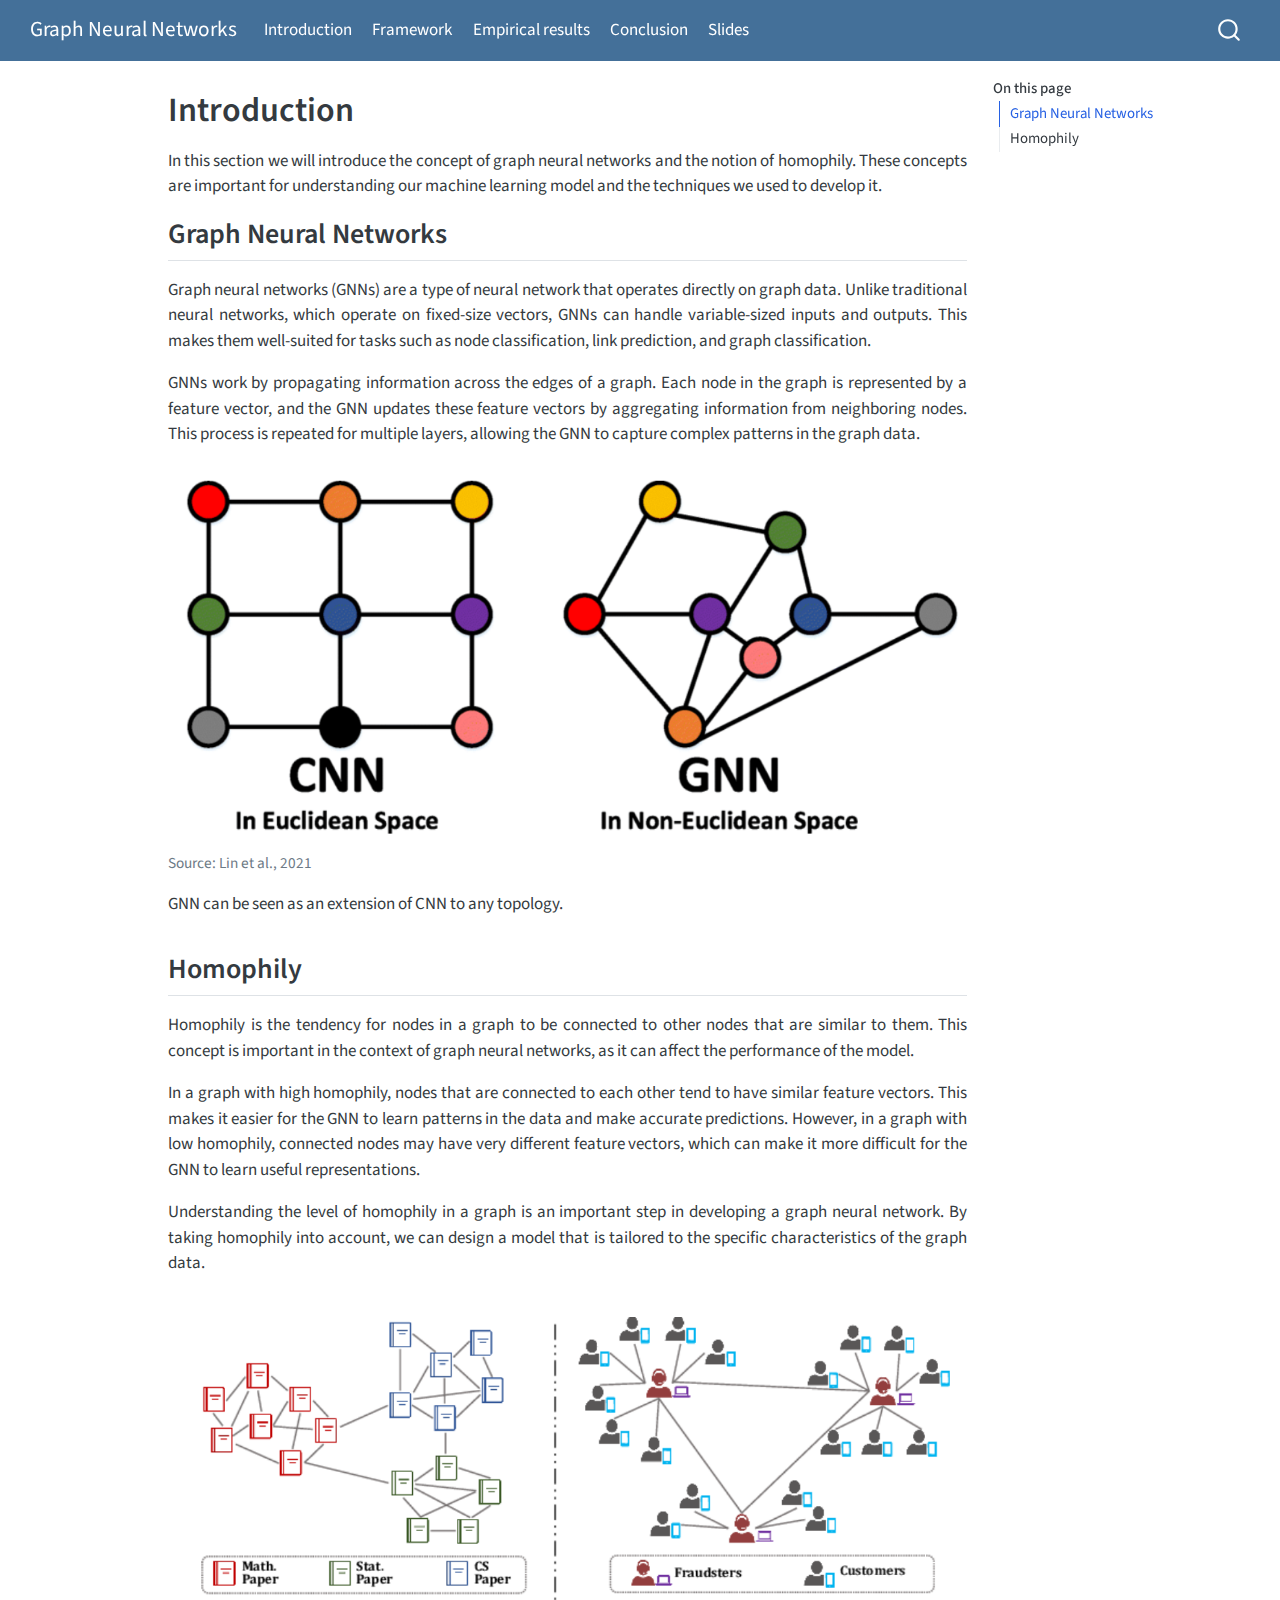
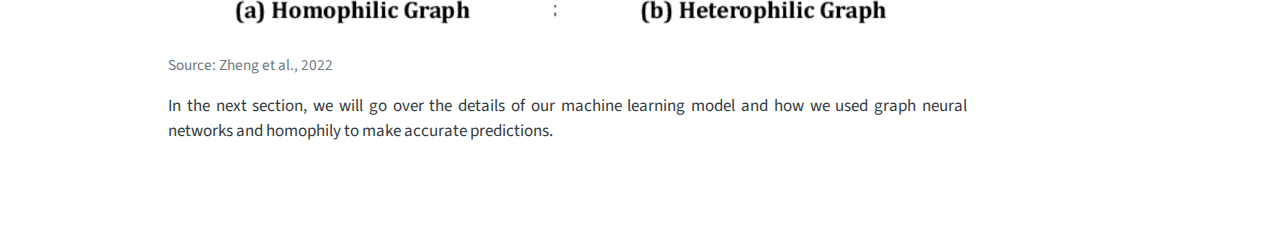
<file: chapters/Introduction.html>
<!DOCTYPE html>
<html xmlns="http://www.w3.org/1999/xhtml" lang="en" xml:lang="en"><head>

<meta charset="utf-8">
<meta name="generator" content="quarto-1.4.554">

<meta name="viewport" content="width=device-width, initial-scale=1.0, user-scalable=yes">


<title>Graph Neural Networks - Introduction</title>
<style>
code{white-space: pre-wrap;}
span.smallcaps{font-variant: small-caps;}
div.columns{display: flex; gap: min(4vw, 1.5em);}
div.column{flex: auto; overflow-x: auto;}
div.hanging-indent{margin-left: 1.5em; text-indent: -1.5em;}
ul.task-list{list-style: none;}
ul.task-list li input[type="checkbox"] {
  width: 0.8em;
  margin: 0 0.8em 0.2em -1em; /* quarto-specific, see https://github.com/quarto-dev/quarto-cli/issues/4556 */ 
  vertical-align: middle;
}
</style>


<script src="../site_libs/quarto-nav/quarto-nav.js"></script>
<script src="../site_libs/quarto-nav/headroom.min.js"></script>
<script src="../site_libs/clipboard/clipboard.min.js"></script>
<script src="../site_libs/quarto-search/autocomplete.umd.js"></script>
<script src="../site_libs/quarto-search/fuse.min.js"></script>
<script src="../site_libs/quarto-search/quarto-search.js"></script>
<meta name="quarto:offset" content="../">
<script src="../site_libs/quarto-html/quarto.js"></script>
<script src="../site_libs/quarto-html/popper.min.js"></script>
<script src="../site_libs/quarto-html/tippy.umd.min.js"></script>
<script src="../site_libs/quarto-html/anchor.min.js"></script>
<link href="../site_libs/quarto-html/tippy.css" rel="stylesheet">
<link href="../site_libs/quarto-html/quarto-syntax-highlighting.css" rel="stylesheet" id="quarto-text-highlighting-styles">
<script src="../site_libs/bootstrap/bootstrap.min.js"></script>
<link href="../site_libs/bootstrap/bootstrap-icons.css" rel="stylesheet">
<link href="../site_libs/bootstrap/bootstrap.min.css" rel="stylesheet" id="quarto-bootstrap" data-mode="light">
<script id="quarto-search-options" type="application/json">{
  "location": "navbar",
  "copy-button": false,
  "collapse-after": 3,
  "panel-placement": "end",
  "type": "overlay",
  "limit": 50,
  "keyboard-shortcut": [
    "f",
    "/",
    "s"
  ],
  "show-item-context": false,
  "language": {
    "search-no-results-text": "No results",
    "search-matching-documents-text": "matching documents",
    "search-copy-link-title": "Copy link to search",
    "search-hide-matches-text": "Hide additional matches",
    "search-more-match-text": "more match in this document",
    "search-more-matches-text": "more matches in this document",
    "search-clear-button-title": "Clear",
    "search-text-placeholder": "",
    "search-detached-cancel-button-title": "Cancel",
    "search-submit-button-title": "Submit",
    "search-label": "Search"
  }
}</script>


<link rel="stylesheet" href="../styles.css">
</head>

<body class="nav-fixed">

<div id="quarto-search-results"></div>
  <header id="quarto-header" class="headroom fixed-top">
    <nav class="navbar navbar-expand-lg " data-bs-theme="dark">
      <div class="navbar-container container-fluid">
      <div class="navbar-brand-container mx-auto">
    <a class="navbar-brand" href="../index.html">
    <span class="navbar-title">Graph Neural Networks</span>
    </a>
  </div>
            <div id="quarto-search" class="" title="Search"></div>
          <button class="navbar-toggler" type="button" data-bs-toggle="collapse" data-bs-target="#navbarCollapse" aria-controls="navbarCollapse" aria-expanded="false" aria-label="Toggle navigation" onclick="if (window.quartoToggleHeadroom) { window.quartoToggleHeadroom(); }">
  <span class="navbar-toggler-icon"></span>
</button>
          <div class="collapse navbar-collapse" id="navbarCollapse">
            <ul class="navbar-nav navbar-nav-scroll me-auto">
  <li class="nav-item">
    <a class="nav-link active" href="../chapters/Introduction.html" aria-current="page"> 
<span class="menu-text">Introduction</span></a>
  </li>  
  <li class="nav-item">
    <a class="nav-link" href="../chapters/Framework.html"> 
<span class="menu-text">Framework</span></a>
  </li>  
  <li class="nav-item">
    <a class="nav-link" href="../chapters/Empirical results.html"> 
<span class="menu-text">Empirical results</span></a>
  </li>  
  <li class="nav-item">
    <a class="nav-link" href="../chapters/Conclusion.html"> 
<span class="menu-text">Conclusion</span></a>
  </li>  
  <li class="nav-item">
    <a class="nav-link" href="../chapters/Slides.html"> 
<span class="menu-text">Slides</span></a>
  </li>  
</ul>
          </div> <!-- /navcollapse -->
          <div class="quarto-navbar-tools">
</div>
      </div> <!-- /container-fluid -->
    </nav>
</header>
<!-- content -->
<div id="quarto-content" class="quarto-container page-columns page-rows-contents page-layout-article page-navbar">
<!-- sidebar -->
<!-- margin-sidebar -->
    <div id="quarto-margin-sidebar" class="sidebar margin-sidebar">
        <nav id="TOC" role="doc-toc" class="toc-active">
    <h2 id="toc-title">On this page</h2>
   
  <ul>
  <li><a href="#graph-neural-networks" id="toc-graph-neural-networks" class="nav-link active" data-scroll-target="#graph-neural-networks">Graph Neural Networks</a></li>
  <li><a href="#homophily" id="toc-homophily" class="nav-link" data-scroll-target="#homophily">Homophily</a></li>
  </ul>
</nav>
    </div>
<!-- main -->
<main class="content" id="quarto-document-content">

<header id="title-block-header" class="quarto-title-block default">
<div class="quarto-title">
<h1 class="title">Introduction</h1>
</div>



<div class="quarto-title-meta">

    
  
    
  </div>
  


</header>


<p>In this section we will introduce the concept of graph neural networks and the notion of homophily. These concepts are important for understanding our machine learning model and the techniques we used to develop it.</p>
<section id="graph-neural-networks" class="level2">
<h2 class="anchored" data-anchor-id="graph-neural-networks">Graph Neural Networks</h2>
<p>Graph neural networks (GNNs) are a type of neural network that operates directly on graph data. Unlike traditional neural networks, which operate on fixed-size vectors, GNNs can handle variable-sized inputs and outputs. This makes them well-suited for tasks such as node classification, link prediction, and graph classification.</p>
<p>GNNs work by propagating information across the edges of a graph. Each node in the graph is represented by a feature vector, and the GNN updates these feature vectors by aggregating information from neighboring nodes. This process is repeated for multiple layers, allowing the GNN to capture complex patterns in the graph data.</p>
<div class="quarto-figure quarto-figure-center">
<figure class="figure">
<p><img src="../images/GNN.png" title="Source: Lin et al., 2021" class="img-fluid figure-img"></p>
<figcaption>Source: Lin et al., 2021</figcaption>
</figure>
</div>
<p>GNN can be seen as an extension of CNN to any topology.</p>
</section>
<section id="homophily" class="level2">
<h2 class="anchored" data-anchor-id="homophily">Homophily</h2>
<p>Homophily is the tendency for nodes in a graph to be connected to other nodes that are similar to them. This concept is important in the context of graph neural networks, as it can affect the performance of the model.</p>
<p>In a graph with high homophily, nodes that are connected to each other tend to have similar feature vectors. This makes it easier for the GNN to learn patterns in the data and make accurate predictions. However, in a graph with low homophily, connected nodes may have very different feature vectors, which can make it more difficult for the GNN to learn useful representations.</p>
<p>Understanding the level of homophily in a graph is an important step in developing a graph neural network. By taking homophily into account, we can design a model that is tailored to the specific characteristics of the graph data.</p>
<div class="quarto-figure quarto-figure-center">
<figure class="figure">
<p><img src="../images/homophily.png" title="Source: Zheng et al., 2022" class="img-fluid figure-img"></p>
<figcaption>Source: Zheng et al., 2022</figcaption>
</figure>
</div>
<p>In the next section, we will go over the details of our machine learning model and how we used graph neural networks and homophily to make accurate predictions.</p>


</section>

</main> <!-- /main -->
<script id="quarto-html-after-body" type="application/javascript">
window.document.addEventListener("DOMContentLoaded", function (event) {
  const toggleBodyColorMode = (bsSheetEl) => {
    const mode = bsSheetEl.getAttribute("data-mode");
    const bodyEl = window.document.querySelector("body");
    if (mode === "dark") {
      bodyEl.classList.add("quarto-dark");
      bodyEl.classList.remove("quarto-light");
    } else {
      bodyEl.classList.add("quarto-light");
      bodyEl.classList.remove("quarto-dark");
    }
  }
  const toggleBodyColorPrimary = () => {
    const bsSheetEl = window.document.querySelector("link#quarto-bootstrap");
    if (bsSheetEl) {
      toggleBodyColorMode(bsSheetEl);
    }
  }
  toggleBodyColorPrimary();  
  const icon = "";
  const anchorJS = new window.AnchorJS();
  anchorJS.options = {
    placement: 'right',
    icon: icon
  };
  anchorJS.add('.anchored');
  const isCodeAnnotation = (el) => {
    for (const clz of el.classList) {
      if (clz.startsWith('code-annotation-')) {                     
        return true;
      }
    }
    return false;
  }
  const clipboard = new window.ClipboardJS('.code-copy-button', {
    text: function(trigger) {
      const codeEl = trigger.previousElementSibling.cloneNode(true);
      for (const childEl of codeEl.children) {
        if (isCodeAnnotation(childEl)) {
          childEl.remove();
        }
      }
      return codeEl.innerText;
    }
  });
  clipboard.on('success', function(e) {
    // button target
    const button = e.trigger;
    // don't keep focus
    button.blur();
    // flash "checked"
    button.classList.add('code-copy-button-checked');
    var currentTitle = button.getAttribute("title");
    button.setAttribute("title", "Copied!");
    let tooltip;
    if (window.bootstrap) {
      button.setAttribute("data-bs-toggle", "tooltip");
      button.setAttribute("data-bs-placement", "left");
      button.setAttribute("data-bs-title", "Copied!");
      tooltip = new bootstrap.Tooltip(button, 
        { trigger: "manual", 
          customClass: "code-copy-button-tooltip",
          offset: [0, -8]});
      tooltip.show();    
    }
    setTimeout(function() {
      if (tooltip) {
        tooltip.hide();
        button.removeAttribute("data-bs-title");
        button.removeAttribute("data-bs-toggle");
        button.removeAttribute("data-bs-placement");
      }
      button.setAttribute("title", currentTitle);
      button.classList.remove('code-copy-button-checked');
    }, 1000);
    // clear code selection
    e.clearSelection();
  });
    var localhostRegex = new RegExp(/^(?:http|https):\/\/localhost\:?[0-9]*\//);
    var mailtoRegex = new RegExp(/^mailto:/);
      var filterRegex = new RegExp("https:\/\/GerardTho\.github\.io\/ML_research_seminar\/");
    var isInternal = (href) => {
        return filterRegex.test(href) || localhostRegex.test(href) || mailtoRegex.test(href);
    }
    // Inspect non-navigation links and adorn them if external
 	var links = window.document.querySelectorAll('a[href]:not(.nav-link):not(.navbar-brand):not(.toc-action):not(.sidebar-link):not(.sidebar-item-toggle):not(.pagination-link):not(.no-external):not([aria-hidden]):not(.dropdown-item):not(.quarto-navigation-tool)');
    for (var i=0; i<links.length; i++) {
      const link = links[i];
      if (!isInternal(link.href)) {
        // undo the damage that might have been done by quarto-nav.js in the case of
        // links that we want to consider external
        if (link.dataset.originalHref !== undefined) {
          link.href = link.dataset.originalHref;
        }
      }
    }
  function tippyHover(el, contentFn, onTriggerFn, onUntriggerFn) {
    const config = {
      allowHTML: true,
      maxWidth: 500,
      delay: 100,
      arrow: false,
      appendTo: function(el) {
          return el.parentElement;
      },
      interactive: true,
      interactiveBorder: 10,
      theme: 'quarto',
      placement: 'bottom-start',
    };
    if (contentFn) {
      config.content = contentFn;
    }
    if (onTriggerFn) {
      config.onTrigger = onTriggerFn;
    }
    if (onUntriggerFn) {
      config.onUntrigger = onUntriggerFn;
    }
    window.tippy(el, config); 
  }
  const noterefs = window.document.querySelectorAll('a[role="doc-noteref"]');
  for (var i=0; i<noterefs.length; i++) {
    const ref = noterefs[i];
    tippyHover(ref, function() {
      // use id or data attribute instead here
      let href = ref.getAttribute('data-footnote-href') || ref.getAttribute('href');
      try { href = new URL(href).hash; } catch {}
      const id = href.replace(/^#\/?/, "");
      const note = window.document.getElementById(id);
      if (note) {
        return note.innerHTML;
      } else {
        return "";
      }
    });
  }
  const xrefs = window.document.querySelectorAll('a.quarto-xref');
  const processXRef = (id, note) => {
    // Strip column container classes
    const stripColumnClz = (el) => {
      el.classList.remove("page-full", "page-columns");
      if (el.children) {
        for (const child of el.children) {
          stripColumnClz(child);
        }
      }
    }
    stripColumnClz(note)
    if (id === null || id.startsWith('sec-')) {
      // Special case sections, only their first couple elements
      const container = document.createElement("div");
      if (note.children && note.children.length > 2) {
        container.appendChild(note.children[0].cloneNode(true));
        for (let i = 1; i < note.children.length; i++) {
          const child = note.children[i];
          if (child.tagName === "P" && child.innerText === "") {
            continue;
          } else {
            container.appendChild(child.cloneNode(true));
            break;
          }
        }
        if (window.Quarto?.typesetMath) {
          window.Quarto.typesetMath(container);
        }
        return container.innerHTML
      } else {
        if (window.Quarto?.typesetMath) {
          window.Quarto.typesetMath(note);
        }
        return note.innerHTML;
      }
    } else {
      // Remove any anchor links if they are present
      const anchorLink = note.querySelector('a.anchorjs-link');
      if (anchorLink) {
        anchorLink.remove();
      }
      if (window.Quarto?.typesetMath) {
        window.Quarto.typesetMath(note);
      }
      // TODO in 1.5, we should make sure this works without a callout special case
      if (note.classList.contains("callout")) {
        return note.outerHTML;
      } else {
        return note.innerHTML;
      }
    }
  }
  for (var i=0; i<xrefs.length; i++) {
    const xref = xrefs[i];
    tippyHover(xref, undefined, function(instance) {
      instance.disable();
      let url = xref.getAttribute('href');
      let hash = undefined; 
      if (url.startsWith('#')) {
        hash = url;
      } else {
        try { hash = new URL(url).hash; } catch {}
      }
      if (hash) {
        const id = hash.replace(/^#\/?/, "");
        const note = window.document.getElementById(id);
        if (note !== null) {
          try {
            const html = processXRef(id, note.cloneNode(true));
            instance.setContent(html);
          } finally {
            instance.enable();
            instance.show();
          }
        } else {
          // See if we can fetch this
          fetch(url.split('#')[0])
          .then(res => res.text())
          .then(html => {
            const parser = new DOMParser();
            const htmlDoc = parser.parseFromString(html, "text/html");
            const note = htmlDoc.getElementById(id);
            if (note !== null) {
              const html = processXRef(id, note);
              instance.setContent(html);
            } 
          }).finally(() => {
            instance.enable();
            instance.show();
          });
        }
      } else {
        // See if we can fetch a full url (with no hash to target)
        // This is a special case and we should probably do some content thinning / targeting
        fetch(url)
        .then(res => res.text())
        .then(html => {
          const parser = new DOMParser();
          const htmlDoc = parser.parseFromString(html, "text/html");
          const note = htmlDoc.querySelector('main.content');
          if (note !== null) {
            // This should only happen for chapter cross references
            // (since there is no id in the URL)
            // remove the first header
            if (note.children.length > 0 && note.children[0].tagName === "HEADER") {
              note.children[0].remove();
            }
            const html = processXRef(null, note);
            instance.setContent(html);
          } 
        }).finally(() => {
          instance.enable();
          instance.show();
        });
      }
    }, function(instance) {
    });
  }
      let selectedAnnoteEl;
      const selectorForAnnotation = ( cell, annotation) => {
        let cellAttr = 'data-code-cell="' + cell + '"';
        let lineAttr = 'data-code-annotation="' +  annotation + '"';
        const selector = 'span[' + cellAttr + '][' + lineAttr + ']';
        return selector;
      }
      const selectCodeLines = (annoteEl) => {
        const doc = window.document;
        const targetCell = annoteEl.getAttribute("data-target-cell");
        const targetAnnotation = annoteEl.getAttribute("data-target-annotation");
        const annoteSpan = window.document.querySelector(selectorForAnnotation(targetCell, targetAnnotation));
        const lines = annoteSpan.getAttribute("data-code-lines").split(",");
        const lineIds = lines.map((line) => {
          return targetCell + "-" + line;
        })
        let top = null;
        let height = null;
        let parent = null;
        if (lineIds.length > 0) {
            //compute the position of the single el (top and bottom and make a div)
            const el = window.document.getElementById(lineIds[0]);
            top = el.offsetTop;
            height = el.offsetHeight;
            parent = el.parentElement.parentElement;
          if (lineIds.length > 1) {
            const lastEl = window.document.getElementById(lineIds[lineIds.length - 1]);
            const bottom = lastEl.offsetTop + lastEl.offsetHeight;
            height = bottom - top;
          }
          if (top !== null && height !== null && parent !== null) {
            // cook up a div (if necessary) and position it 
            let div = window.document.getElementById("code-annotation-line-highlight");
            if (div === null) {
              div = window.document.createElement("div");
              div.setAttribute("id", "code-annotation-line-highlight");
              div.style.position = 'absolute';
              parent.appendChild(div);
            }
            div.style.top = top - 2 + "px";
            div.style.height = height + 4 + "px";
            div.style.left = 0;
            let gutterDiv = window.document.getElementById("code-annotation-line-highlight-gutter");
            if (gutterDiv === null) {
              gutterDiv = window.document.createElement("div");
              gutterDiv.setAttribute("id", "code-annotation-line-highlight-gutter");
              gutterDiv.style.position = 'absolute';
              const codeCell = window.document.getElementById(targetCell);
              const gutter = codeCell.querySelector('.code-annotation-gutter');
              gutter.appendChild(gutterDiv);
            }
            gutterDiv.style.top = top - 2 + "px";
            gutterDiv.style.height = height + 4 + "px";
          }
          selectedAnnoteEl = annoteEl;
        }
      };
      const unselectCodeLines = () => {
        const elementsIds = ["code-annotation-line-highlight", "code-annotation-line-highlight-gutter"];
        elementsIds.forEach((elId) => {
          const div = window.document.getElementById(elId);
          if (div) {
            div.remove();
          }
        });
        selectedAnnoteEl = undefined;
      };
        // Handle positioning of the toggle
    window.addEventListener(
      "resize",
      throttle(() => {
        elRect = undefined;
        if (selectedAnnoteEl) {
          selectCodeLines(selectedAnnoteEl);
        }
      }, 10)
    );
    function throttle(fn, ms) {
    let throttle = false;
    let timer;
      return (...args) => {
        if(!throttle) { // first call gets through
            fn.apply(this, args);
            throttle = true;
        } else { // all the others get throttled
            if(timer) clearTimeout(timer); // cancel #2
            timer = setTimeout(() => {
              fn.apply(this, args);
              timer = throttle = false;
            }, ms);
        }
      };
    }
      // Attach click handler to the DT
      const annoteDls = window.document.querySelectorAll('dt[data-target-cell]');
      for (const annoteDlNode of annoteDls) {
        annoteDlNode.addEventListener('click', (event) => {
          const clickedEl = event.target;
          if (clickedEl !== selectedAnnoteEl) {
            unselectCodeLines();
            const activeEl = window.document.querySelector('dt[data-target-cell].code-annotation-active');
            if (activeEl) {
              activeEl.classList.remove('code-annotation-active');
            }
            selectCodeLines(clickedEl);
            clickedEl.classList.add('code-annotation-active');
          } else {
            // Unselect the line
            unselectCodeLines();
            clickedEl.classList.remove('code-annotation-active');
          }
        });
      }
  const findCites = (el) => {
    const parentEl = el.parentElement;
    if (parentEl) {
      const cites = parentEl.dataset.cites;
      if (cites) {
        return {
          el,
          cites: cites.split(' ')
        };
      } else {
        return findCites(el.parentElement)
      }
    } else {
      return undefined;
    }
  };
  var bibliorefs = window.document.querySelectorAll('a[role="doc-biblioref"]');
  for (var i=0; i<bibliorefs.length; i++) {
    const ref = bibliorefs[i];
    const citeInfo = findCites(ref);
    if (citeInfo) {
      tippyHover(citeInfo.el, function() {
        var popup = window.document.createElement('div');
        citeInfo.cites.forEach(function(cite) {
          var citeDiv = window.document.createElement('div');
          citeDiv.classList.add('hanging-indent');
          citeDiv.classList.add('csl-entry');
          var biblioDiv = window.document.getElementById('ref-' + cite);
          if (biblioDiv) {
            citeDiv.innerHTML = biblioDiv.innerHTML;
          }
          popup.appendChild(citeDiv);
        });
        return popup.innerHTML;
      });
    }
  }
});
</script>
</div> <!-- /content -->




</body></html>
</file>
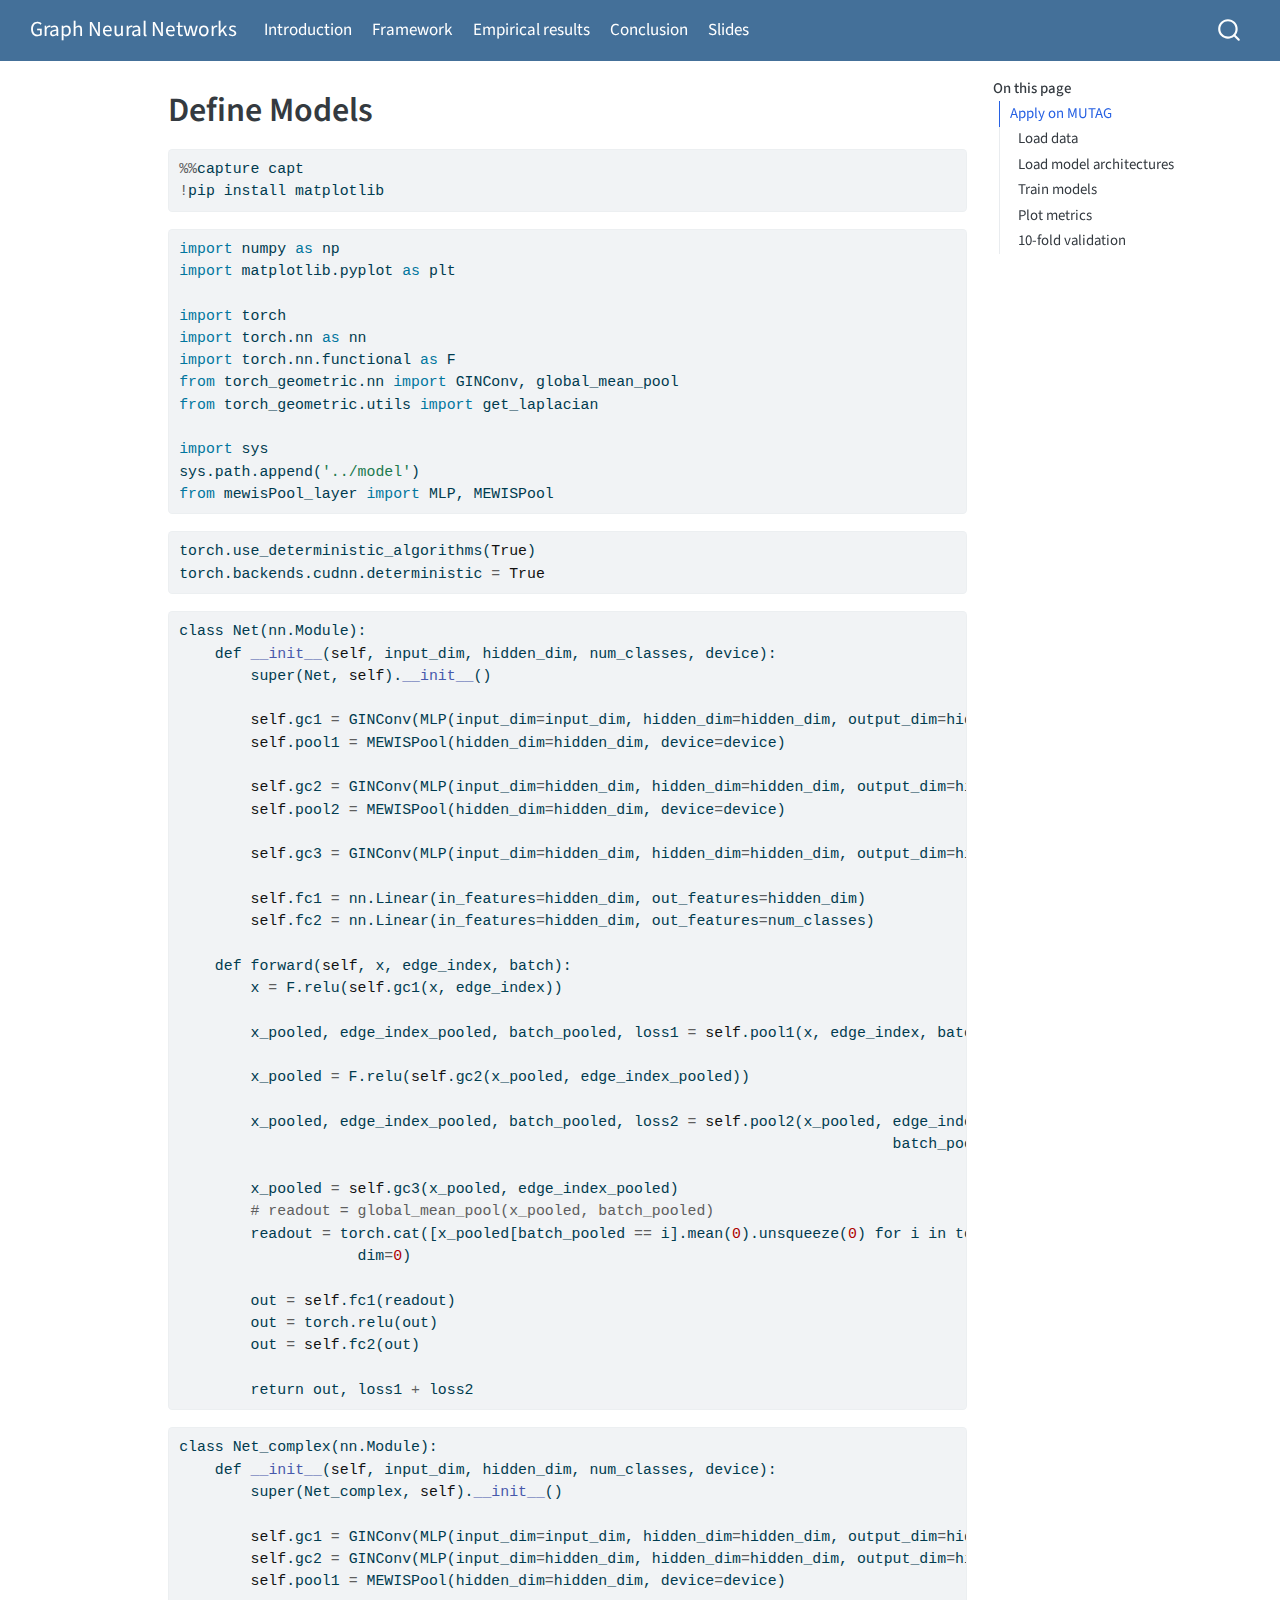
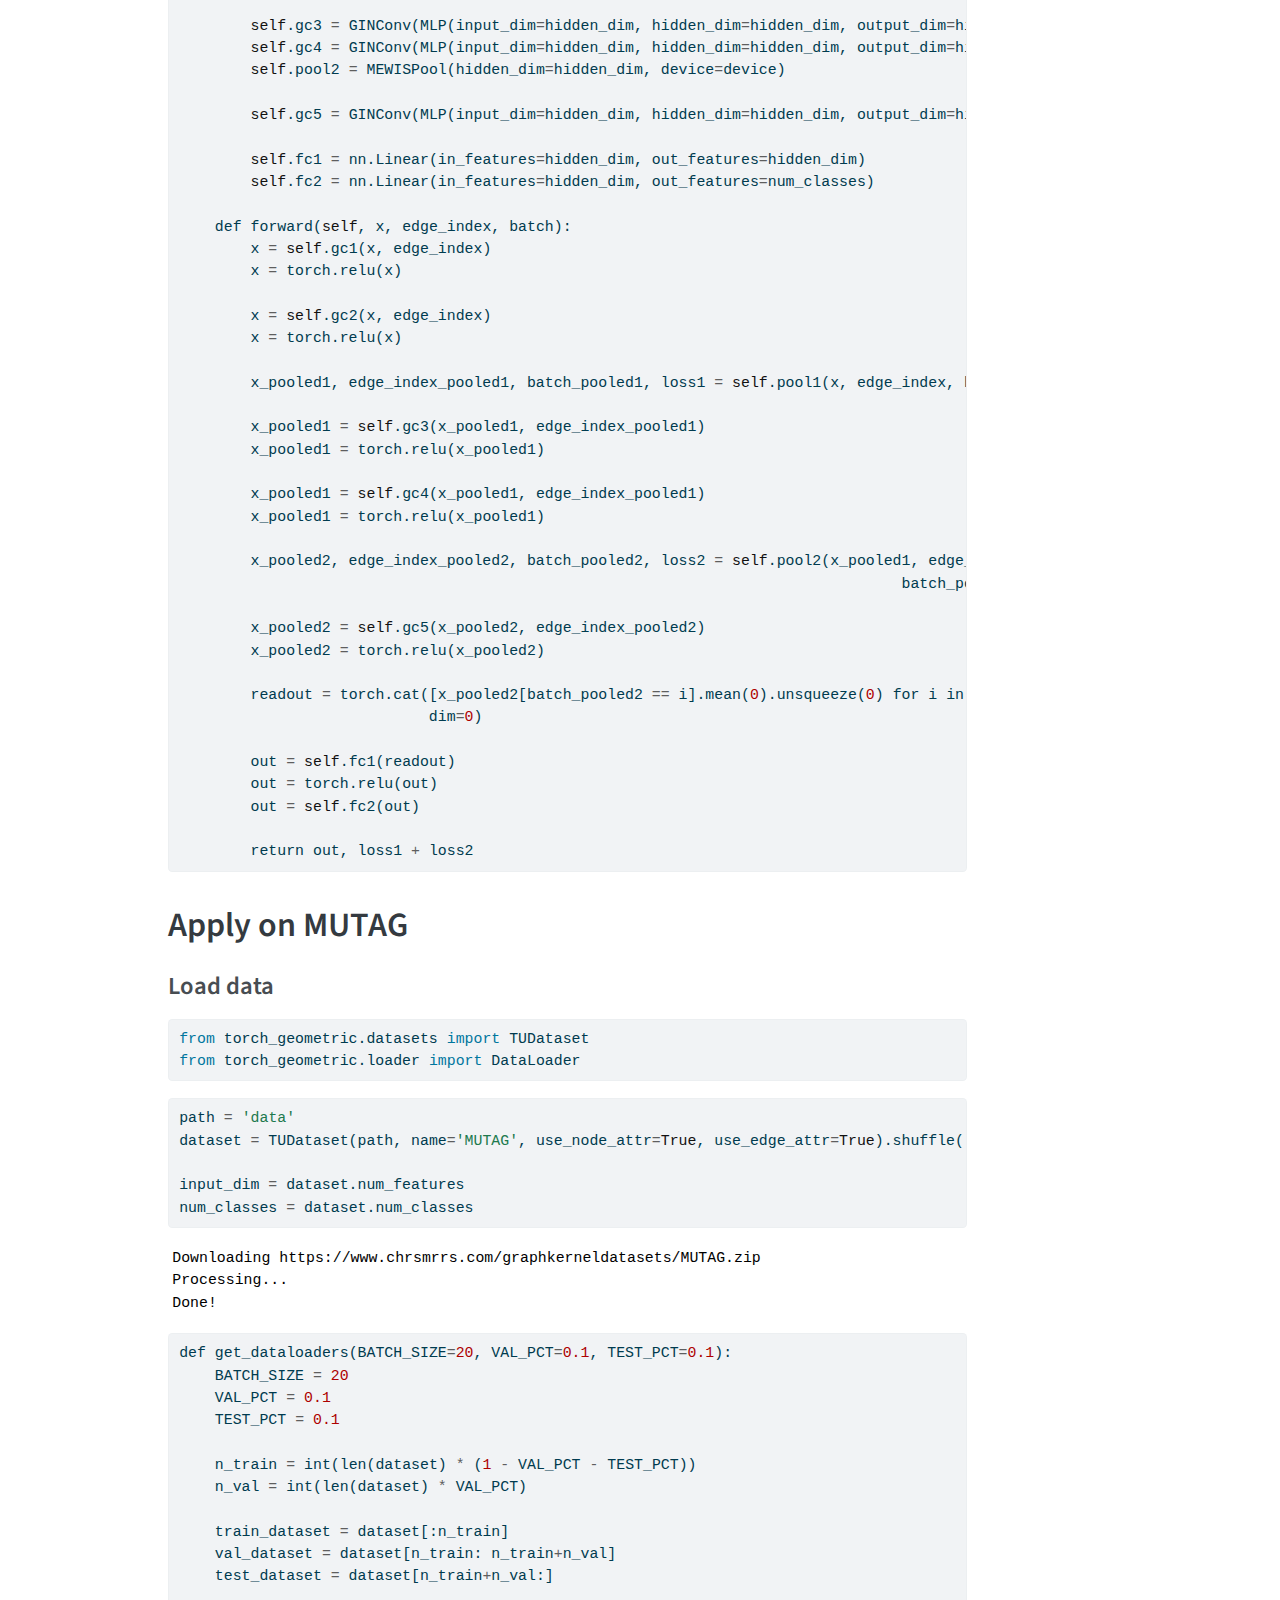
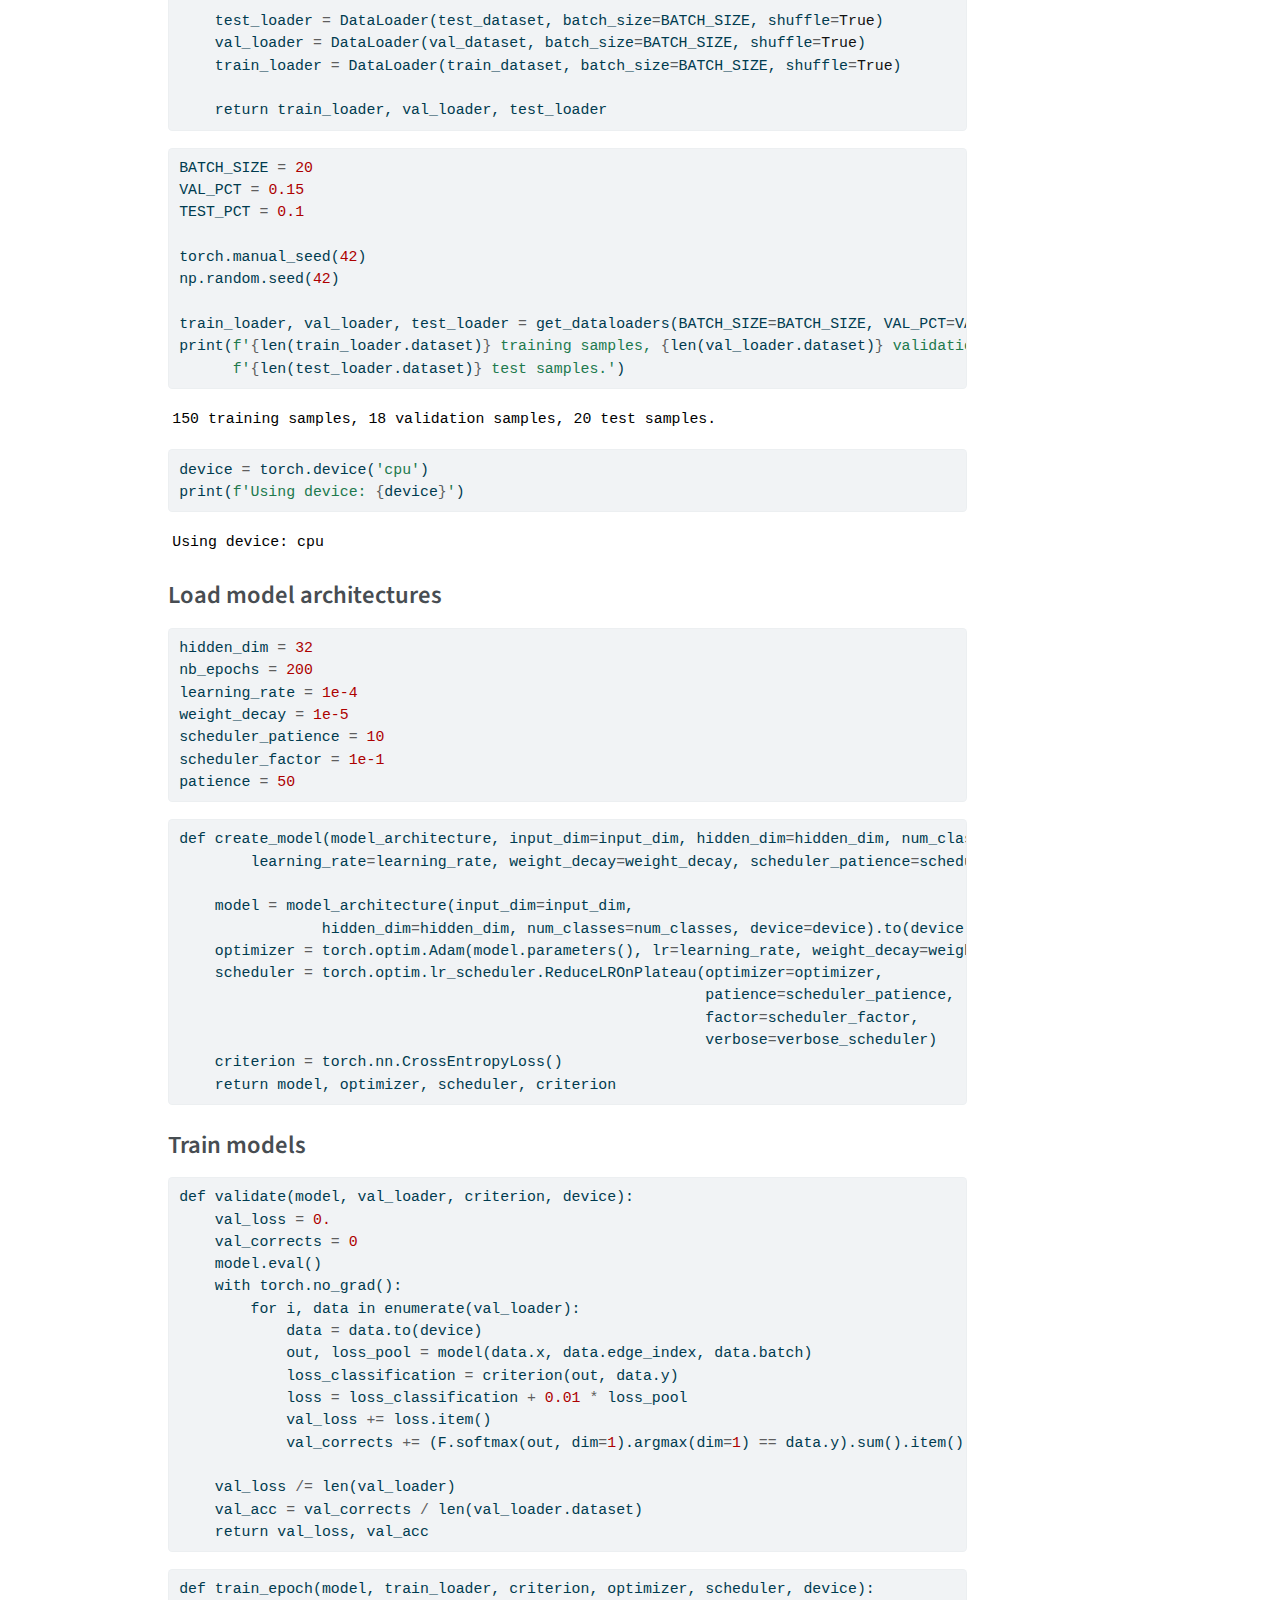
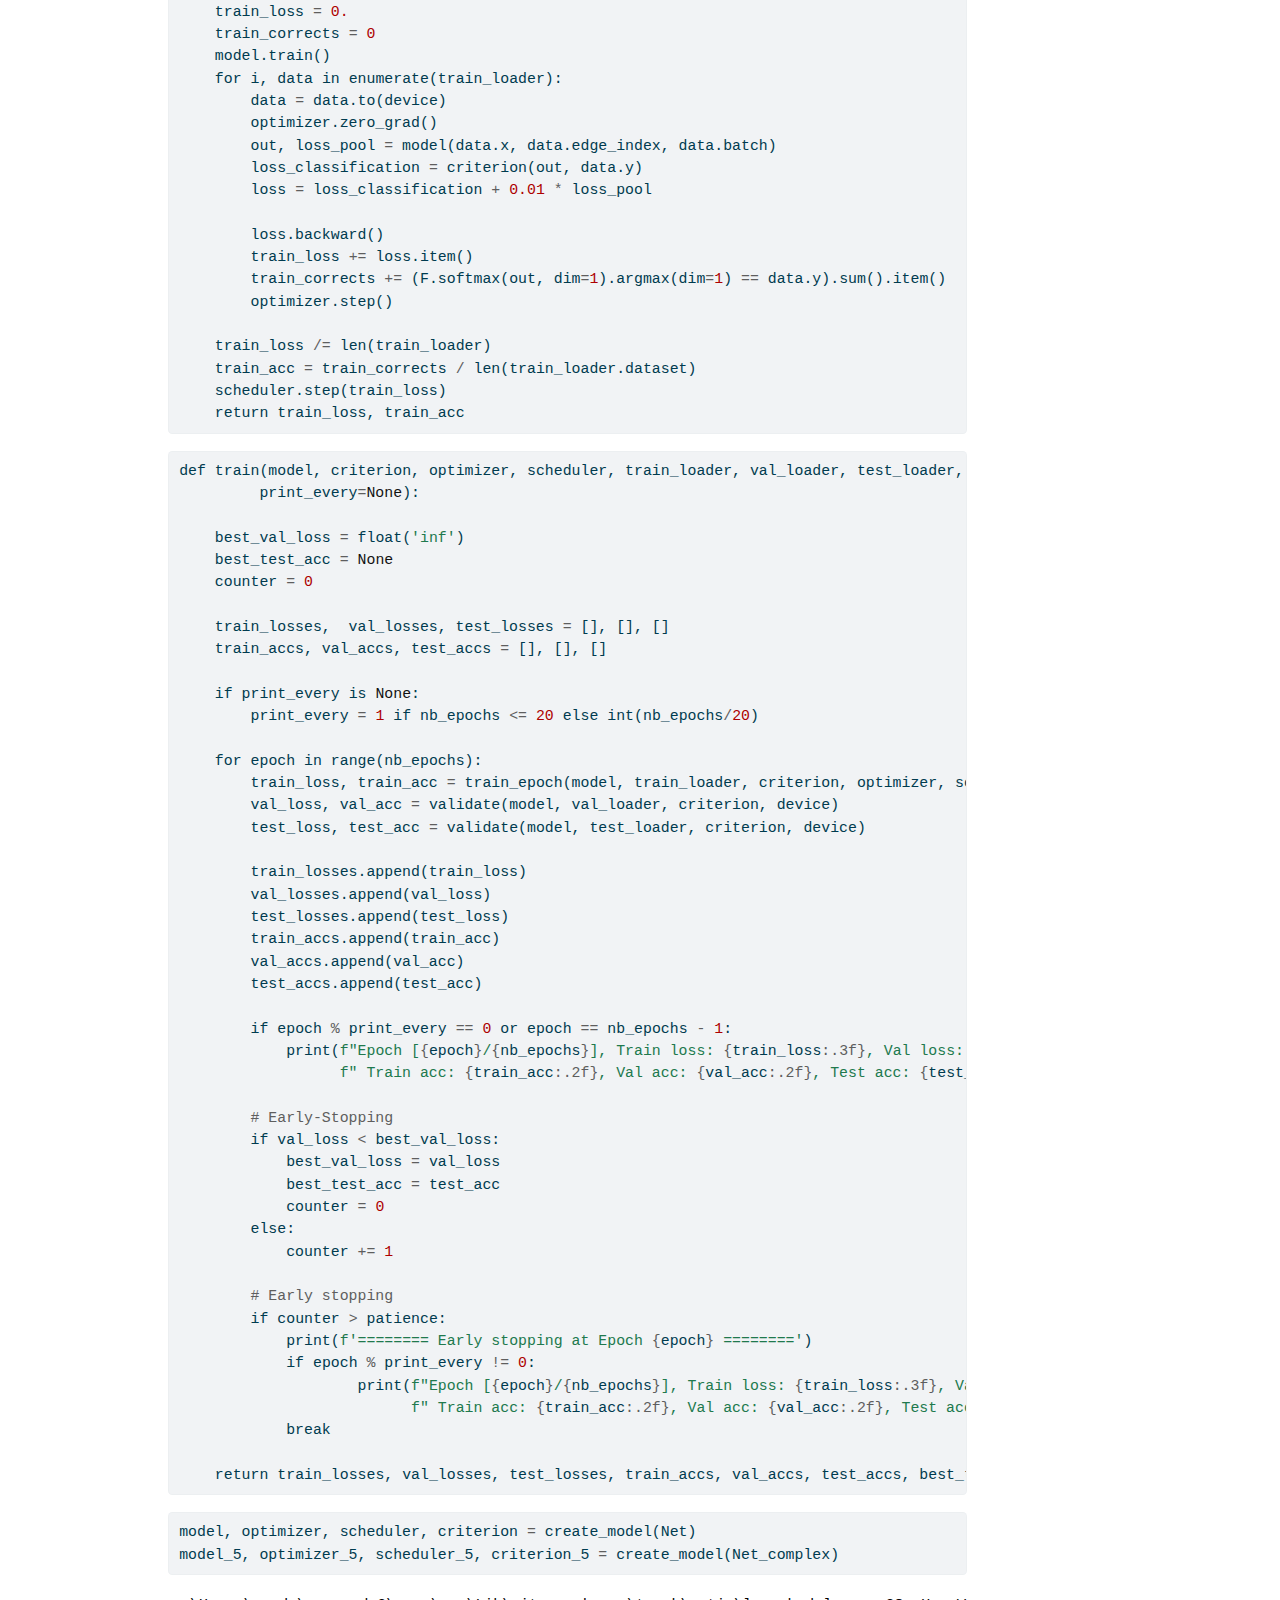
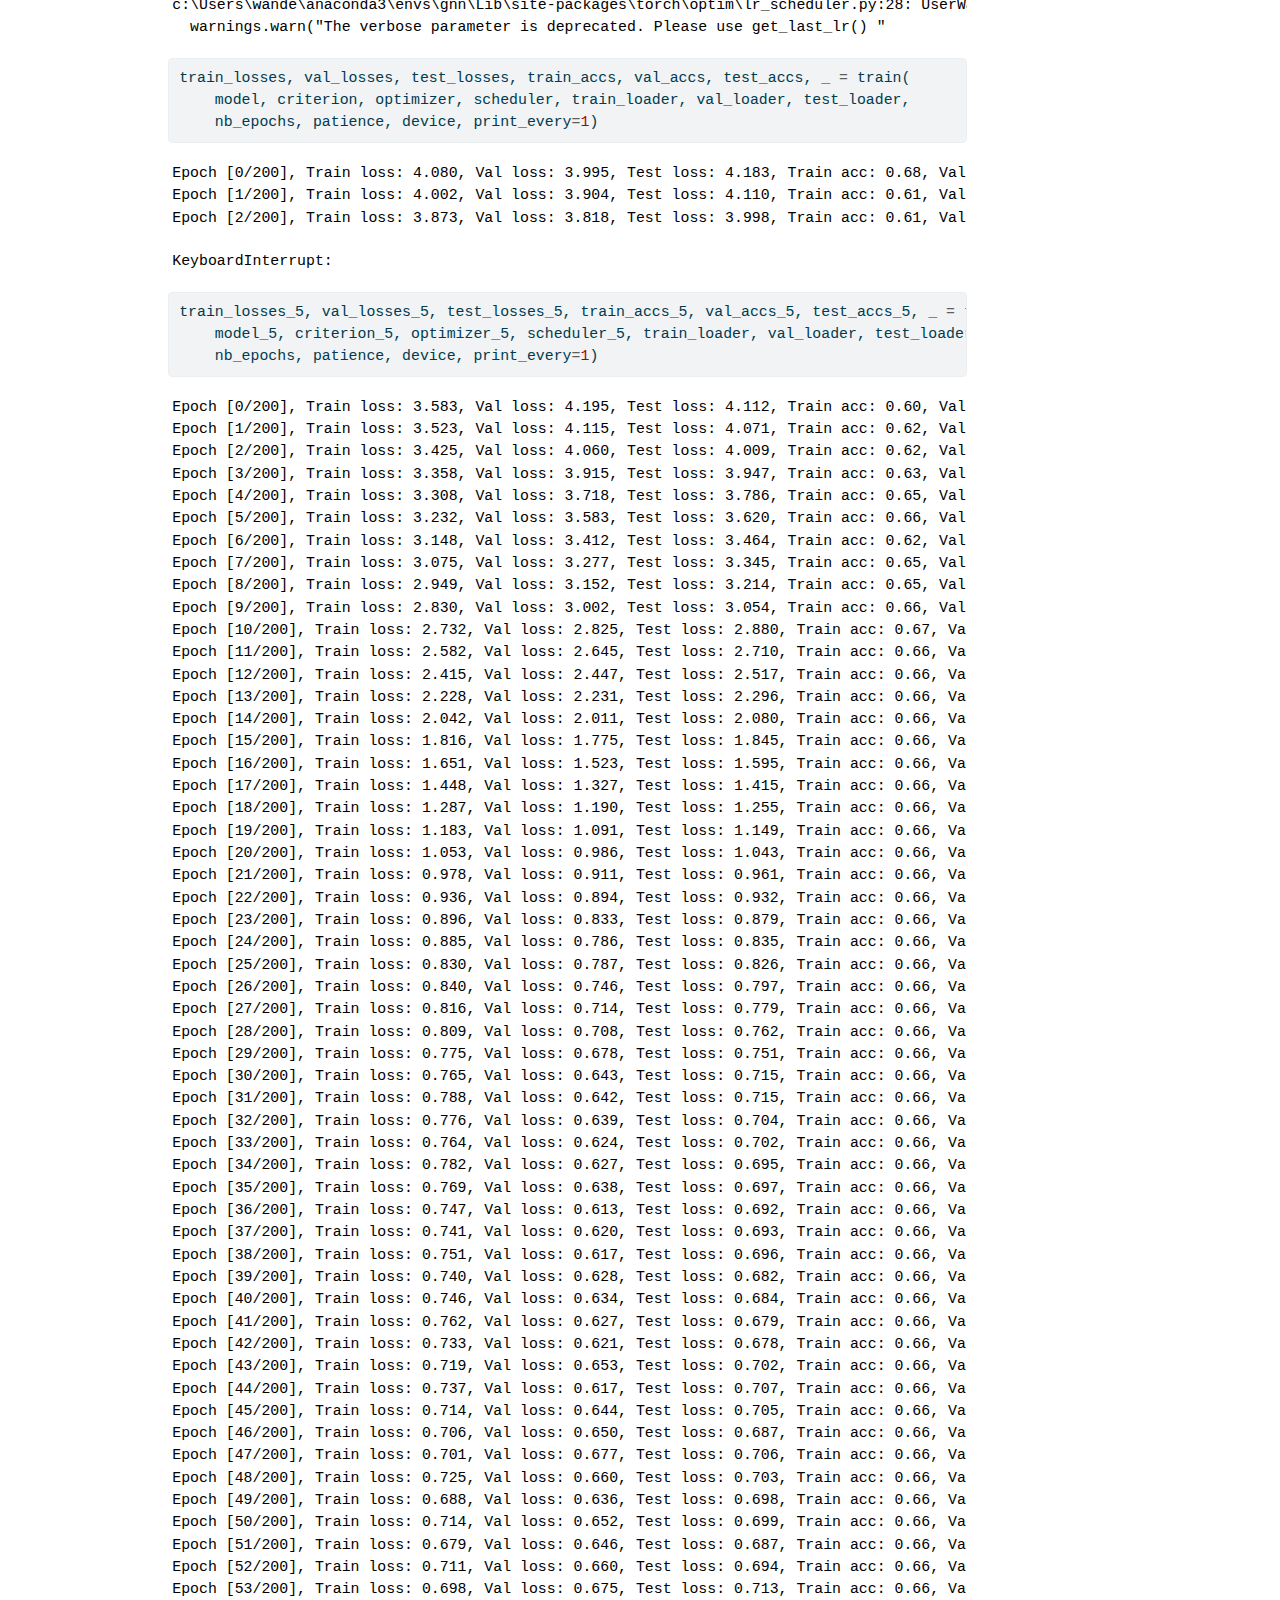
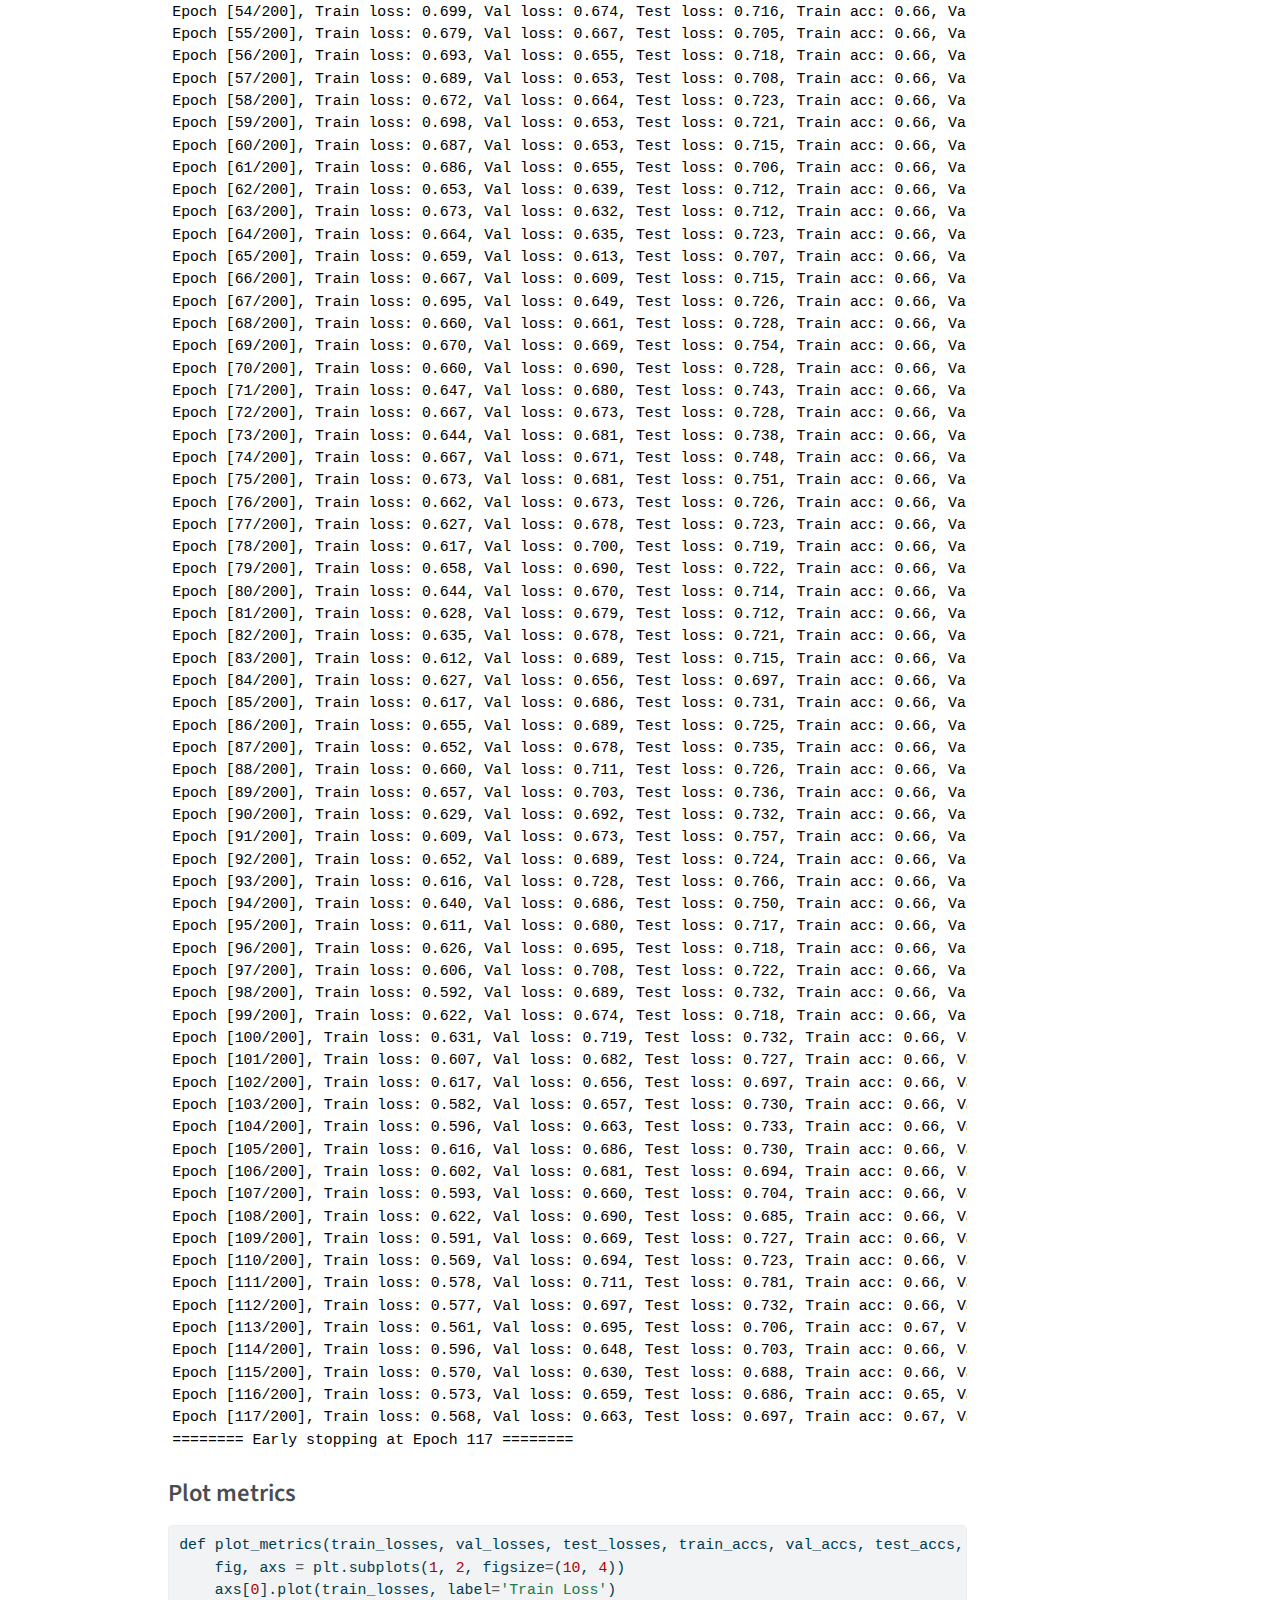
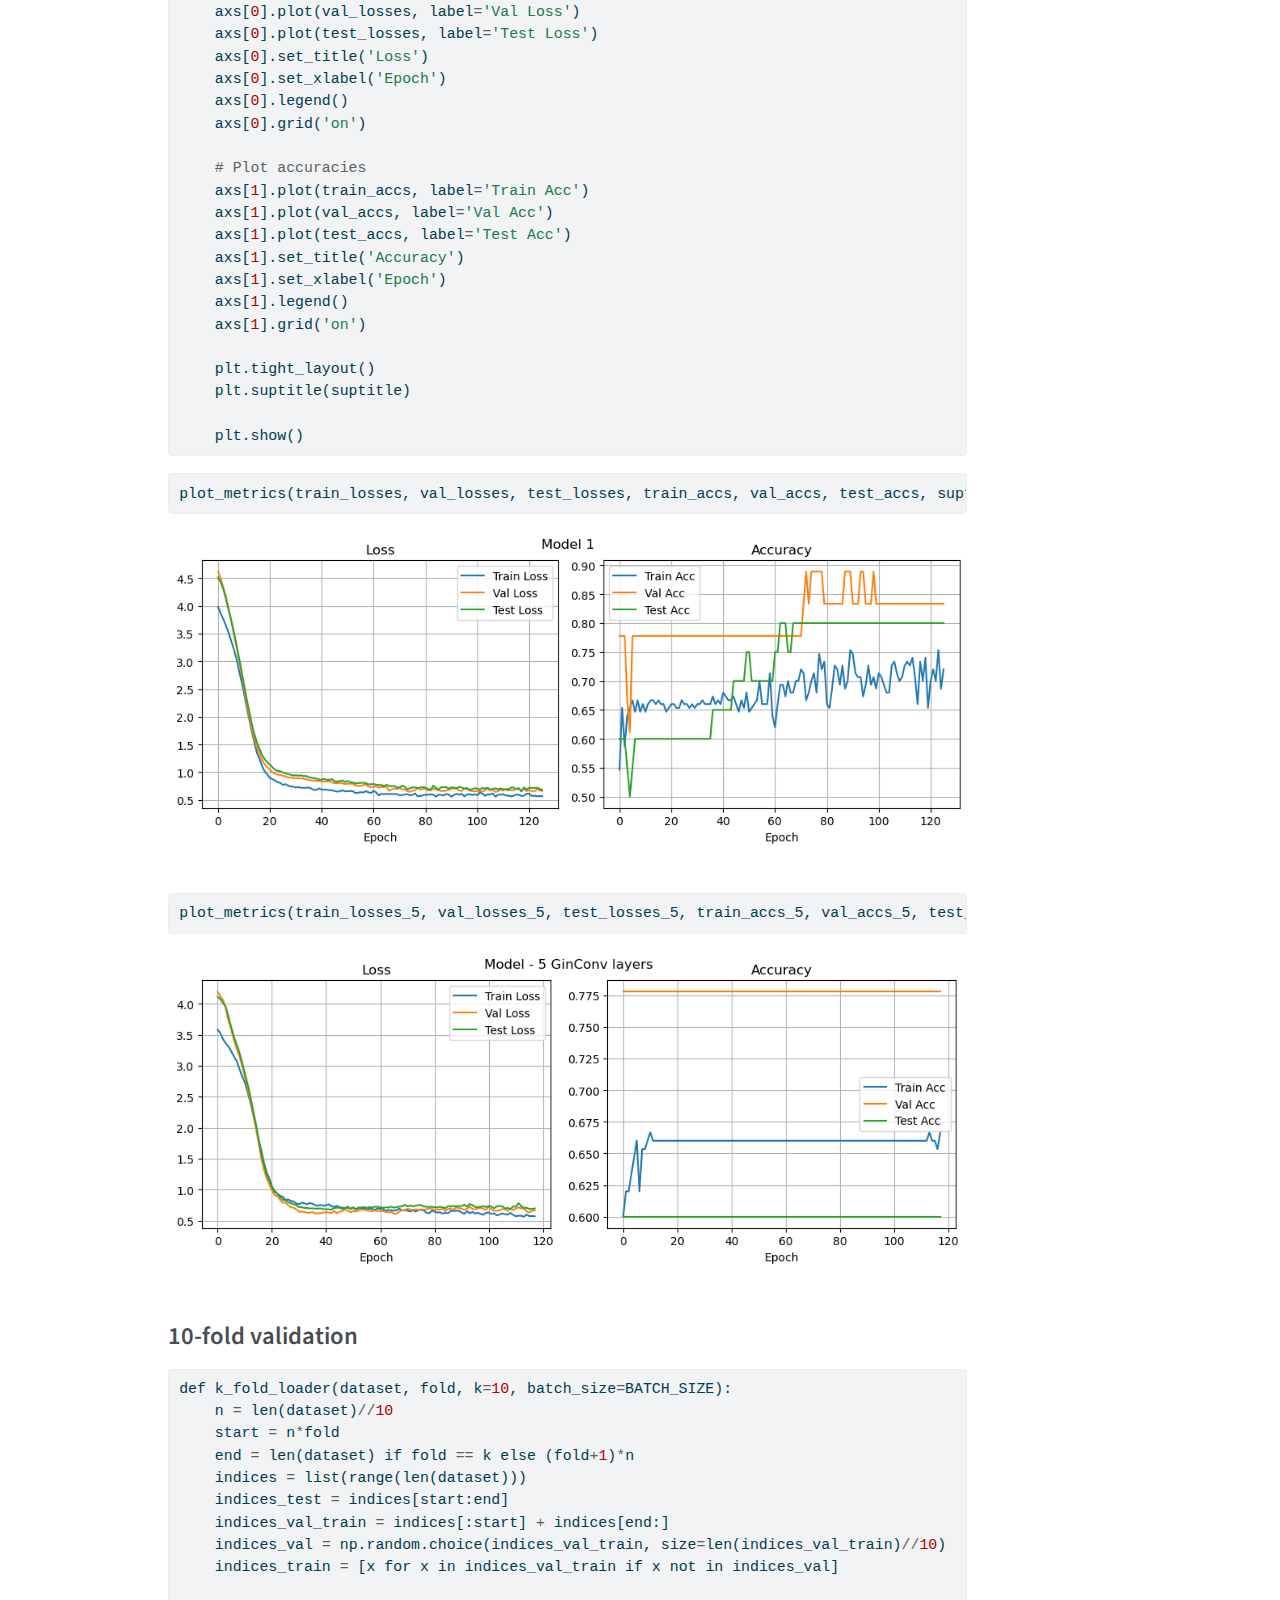
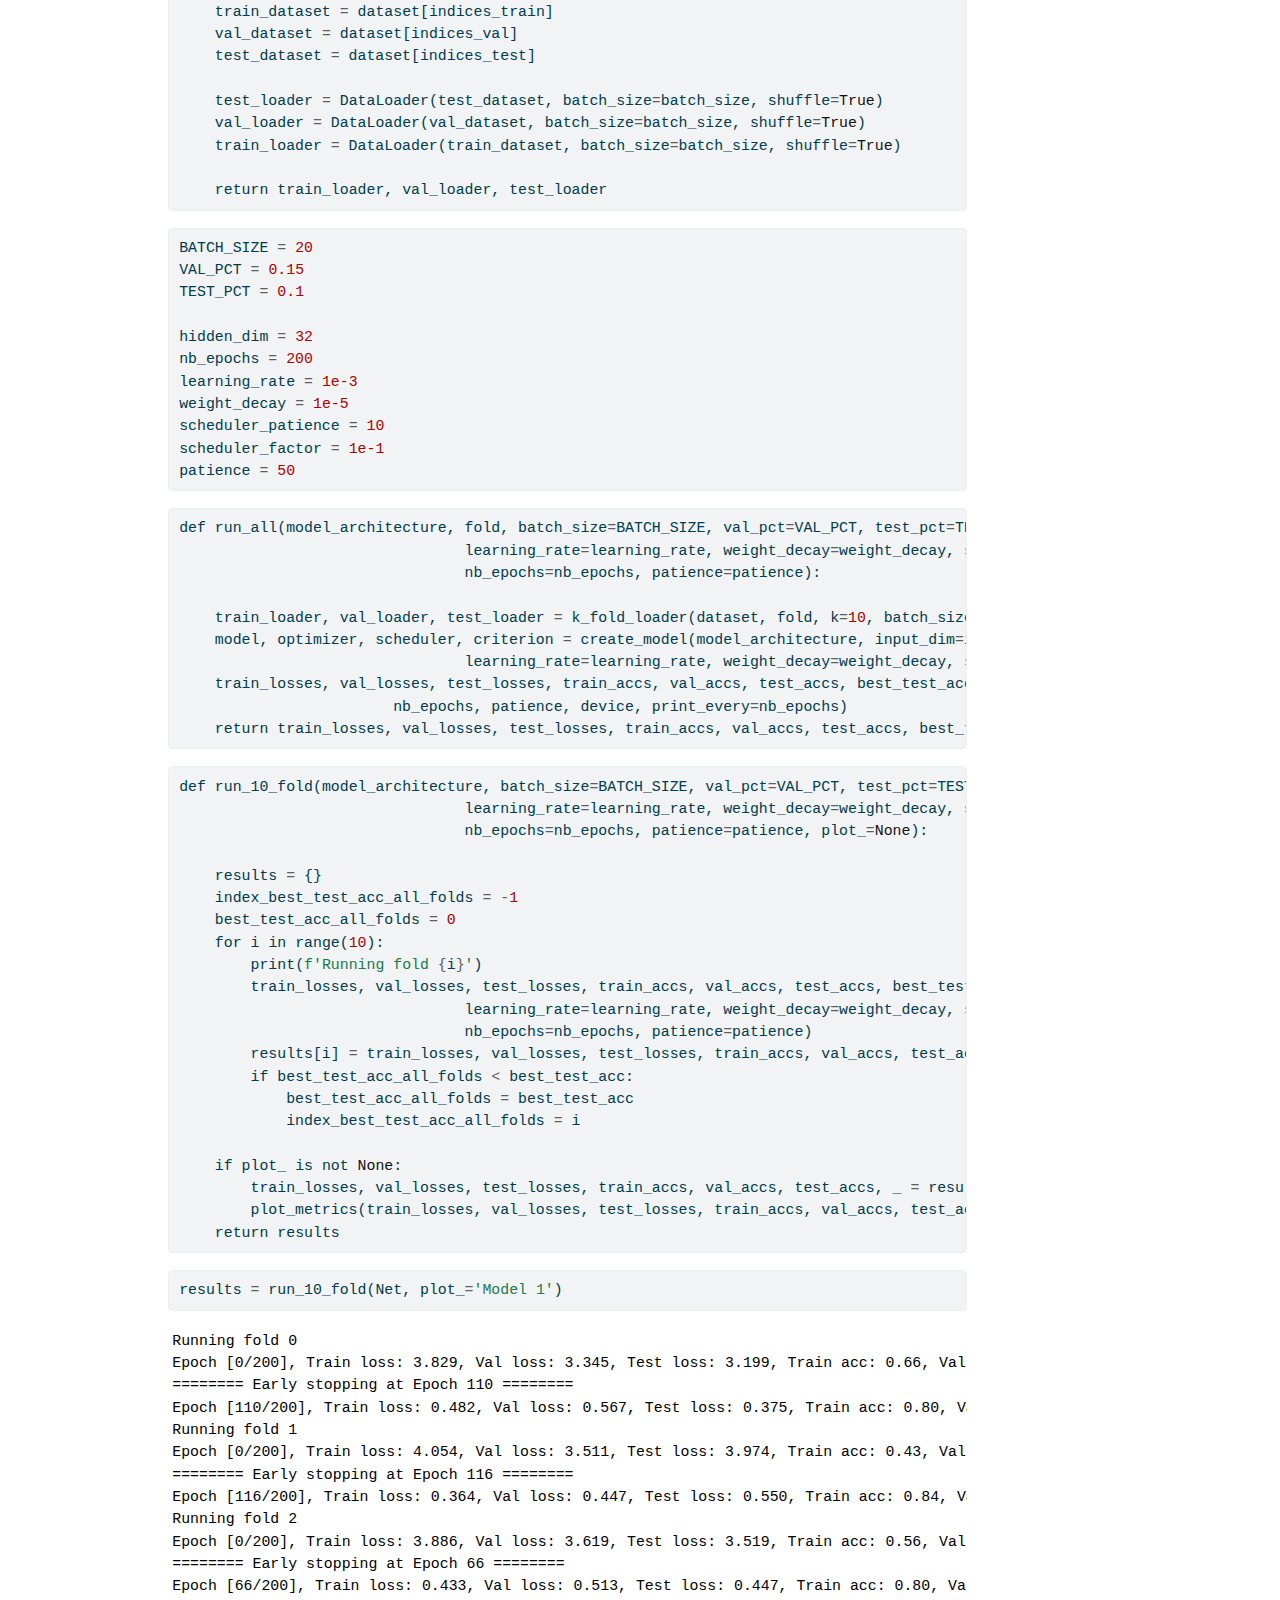
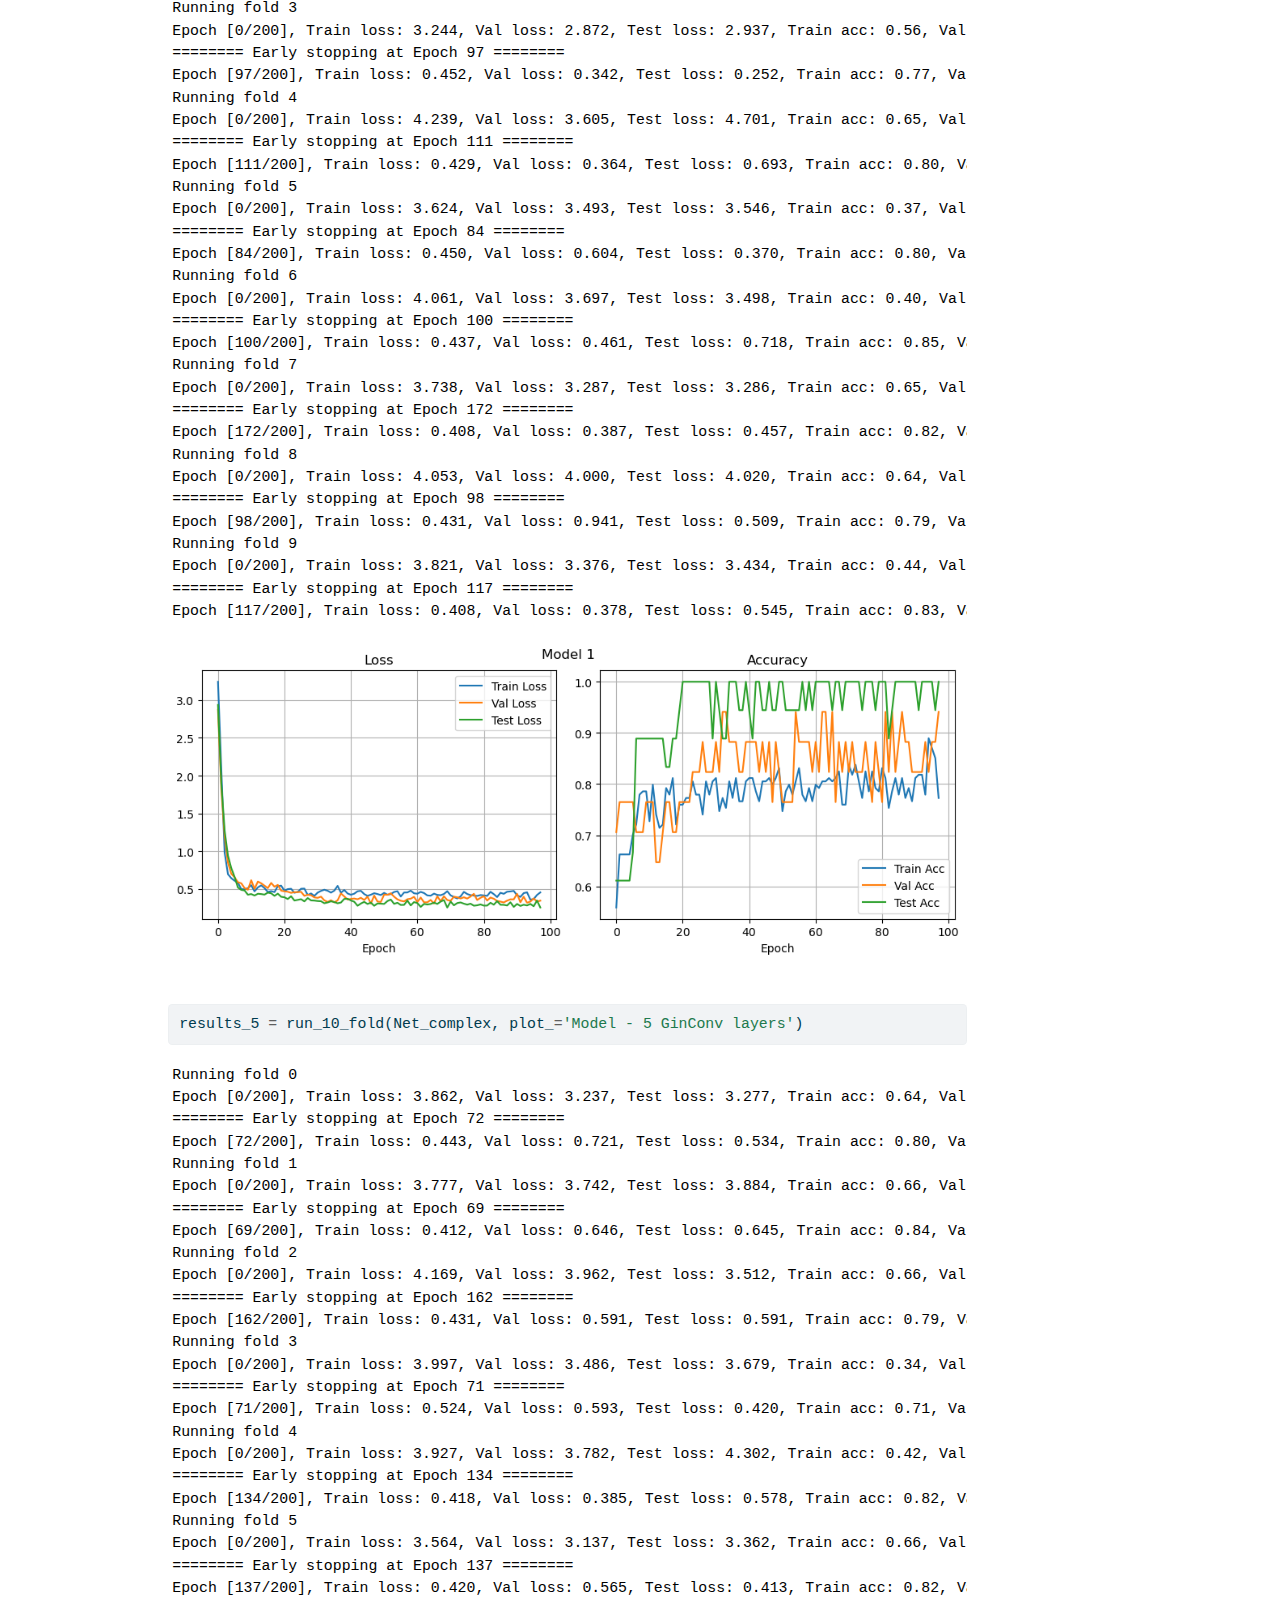
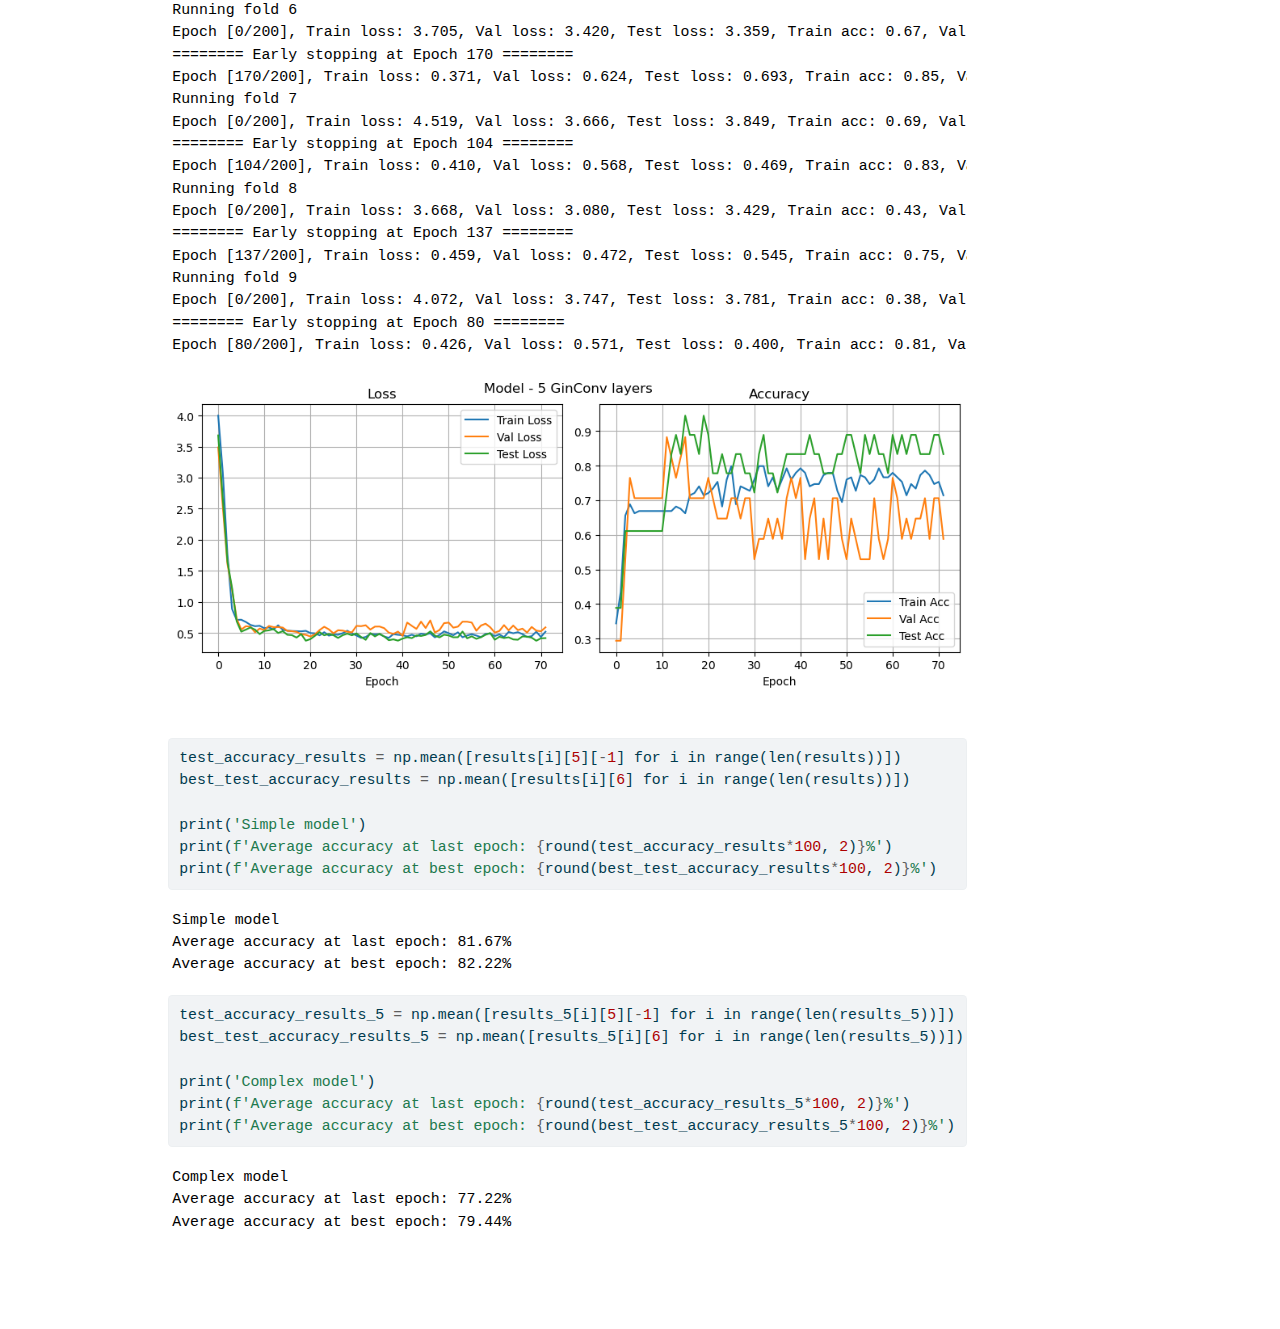
<file: notebooks/gnn_mewispool.html>
<!DOCTYPE html>
<html xmlns="http://www.w3.org/1999/xhtml" lang="en" xml:lang="en"><head>

<meta charset="utf-8">
<meta name="generator" content="quarto-1.4.554">

<meta name="viewport" content="width=device-width, initial-scale=1.0, user-scalable=yes">


<title>Graph Neural Networks - Define Models</title>
<style>
code{white-space: pre-wrap;}
span.smallcaps{font-variant: small-caps;}
div.columns{display: flex; gap: min(4vw, 1.5em);}
div.column{flex: auto; overflow-x: auto;}
div.hanging-indent{margin-left: 1.5em; text-indent: -1.5em;}
ul.task-list{list-style: none;}
ul.task-list li input[type="checkbox"] {
  width: 0.8em;
  margin: 0 0.8em 0.2em -1em; /* quarto-specific, see https://github.com/quarto-dev/quarto-cli/issues/4556 */ 
  vertical-align: middle;
}
/* CSS for syntax highlighting */
pre > code.sourceCode { white-space: pre; position: relative; }
pre > code.sourceCode > span { line-height: 1.25; }
pre > code.sourceCode > span:empty { height: 1.2em; }
.sourceCode { overflow: visible; }
code.sourceCode > span { color: inherit; text-decoration: inherit; }
div.sourceCode { margin: 1em 0; }
pre.sourceCode { margin: 0; }
@media screen {
div.sourceCode { overflow: auto; }
}
@media print {
pre > code.sourceCode { white-space: pre-wrap; }
pre > code.sourceCode > span { text-indent: -5em; padding-left: 5em; }
}
pre.numberSource code
  { counter-reset: source-line 0; }
pre.numberSource code > span
  { position: relative; left: -4em; counter-increment: source-line; }
pre.numberSource code > span > a:first-child::before
  { content: counter(source-line);
    position: relative; left: -1em; text-align: right; vertical-align: baseline;
    border: none; display: inline-block;
    -webkit-touch-callout: none; -webkit-user-select: none;
    -khtml-user-select: none; -moz-user-select: none;
    -ms-user-select: none; user-select: none;
    padding: 0 4px; width: 4em;
  }
pre.numberSource { margin-left: 3em;  padding-left: 4px; }
div.sourceCode
  {   }
@media screen {
pre > code.sourceCode > span > a:first-child::before { text-decoration: underline; }
}
</style>


<script src="../site_libs/quarto-nav/quarto-nav.js"></script>
<script src="../site_libs/quarto-nav/headroom.min.js"></script>
<script src="../site_libs/clipboard/clipboard.min.js"></script>
<script src="../site_libs/quarto-search/autocomplete.umd.js"></script>
<script src="../site_libs/quarto-search/fuse.min.js"></script>
<script src="../site_libs/quarto-search/quarto-search.js"></script>
<meta name="quarto:offset" content="../">
<script src="../site_libs/quarto-html/quarto.js"></script>
<script src="../site_libs/quarto-html/popper.min.js"></script>
<script src="../site_libs/quarto-html/tippy.umd.min.js"></script>
<script src="../site_libs/quarto-html/anchor.min.js"></script>
<link href="../site_libs/quarto-html/tippy.css" rel="stylesheet">
<link href="../site_libs/quarto-html/quarto-syntax-highlighting.css" rel="stylesheet" id="quarto-text-highlighting-styles">
<script src="../site_libs/bootstrap/bootstrap.min.js"></script>
<link href="../site_libs/bootstrap/bootstrap-icons.css" rel="stylesheet">
<link href="../site_libs/bootstrap/bootstrap.min.css" rel="stylesheet" id="quarto-bootstrap" data-mode="light">
<script id="quarto-search-options" type="application/json">{
  "location": "navbar",
  "copy-button": false,
  "collapse-after": 3,
  "panel-placement": "end",
  "type": "overlay",
  "limit": 50,
  "keyboard-shortcut": [
    "f",
    "/",
    "s"
  ],
  "show-item-context": false,
  "language": {
    "search-no-results-text": "No results",
    "search-matching-documents-text": "matching documents",
    "search-copy-link-title": "Copy link to search",
    "search-hide-matches-text": "Hide additional matches",
    "search-more-match-text": "more match in this document",
    "search-more-matches-text": "more matches in this document",
    "search-clear-button-title": "Clear",
    "search-text-placeholder": "",
    "search-detached-cancel-button-title": "Cancel",
    "search-submit-button-title": "Submit",
    "search-label": "Search"
  }
}</script>


<link rel="stylesheet" href="../styles.css">
</head>

<body class="nav-fixed">

<div id="quarto-search-results"></div>
  <header id="quarto-header" class="headroom fixed-top">
    <nav class="navbar navbar-expand-lg " data-bs-theme="dark">
      <div class="navbar-container container-fluid">
      <div class="navbar-brand-container mx-auto">
    <a class="navbar-brand" href="../index.html">
    <span class="navbar-title">Graph Neural Networks</span>
    </a>
  </div>
            <div id="quarto-search" class="" title="Search"></div>
          <button class="navbar-toggler" type="button" data-bs-toggle="collapse" data-bs-target="#navbarCollapse" aria-controls="navbarCollapse" aria-expanded="false" aria-label="Toggle navigation" onclick="if (window.quartoToggleHeadroom) { window.quartoToggleHeadroom(); }">
  <span class="navbar-toggler-icon"></span>
</button>
          <div class="collapse navbar-collapse" id="navbarCollapse">
            <ul class="navbar-nav navbar-nav-scroll me-auto">
  <li class="nav-item">
    <a class="nav-link" href="../chapters/Introduction.html"> 
<span class="menu-text">Introduction</span></a>
  </li>  
  <li class="nav-item">
    <a class="nav-link" href="../chapters/Framework.html"> 
<span class="menu-text">Framework</span></a>
  </li>  
  <li class="nav-item">
    <a class="nav-link" href="../chapters/Empirical results.html"> 
<span class="menu-text">Empirical results</span></a>
  </li>  
  <li class="nav-item">
    <a class="nav-link" href="../chapters/Conclusion.html"> 
<span class="menu-text">Conclusion</span></a>
  </li>  
  <li class="nav-item">
    <a class="nav-link" href="../chapters/Slides.html"> 
<span class="menu-text">Slides</span></a>
  </li>  
</ul>
          </div> <!-- /navcollapse -->
          <div class="quarto-navbar-tools">
</div>
      </div> <!-- /container-fluid -->
    </nav>
</header>
<!-- content -->
<div id="quarto-content" class="quarto-container page-columns page-rows-contents page-layout-article page-navbar">
<!-- sidebar -->
<!-- margin-sidebar -->
    <div id="quarto-margin-sidebar" class="sidebar margin-sidebar">
        <nav id="TOC" role="doc-toc" class="toc-active">
    <h2 id="toc-title">On this page</h2>
   
  <ul>
  <li><a href="#apply-on-mutag" id="toc-apply-on-mutag" class="nav-link active" data-scroll-target="#apply-on-mutag">Apply on MUTAG</a>
  <ul class="collapse">
  <li><a href="#load-data" id="toc-load-data" class="nav-link" data-scroll-target="#load-data">Load data</a></li>
  <li><a href="#load-model-architectures" id="toc-load-model-architectures" class="nav-link" data-scroll-target="#load-model-architectures">Load model architectures</a></li>
  <li><a href="#train-models" id="toc-train-models" class="nav-link" data-scroll-target="#train-models">Train models</a></li>
  <li><a href="#plot-metrics" id="toc-plot-metrics" class="nav-link" data-scroll-target="#plot-metrics">Plot metrics</a></li>
  <li><a href="#fold-validation" id="toc-fold-validation" class="nav-link" data-scroll-target="#fold-validation">10-fold validation</a></li>
  </ul></li>
  </ul>
</nav>
    </div>
<!-- main -->
<main class="content" id="quarto-document-content">

<header id="title-block-header" class="quarto-title-block default">
<div class="quarto-title">
<h1 class="title">Define Models</h1>
</div>



<div class="quarto-title-meta">

    
  
    
  </div>
  


</header>


<div id="a1b18e78-a8aa-48b2-9eb7-f616c588a277" class="cell" data-execution_count="2">
<div class="sourceCode cell-code" id="cb1"><pre class="sourceCode python code-with-copy"><code class="sourceCode python"><span id="cb1-1"><a href="#cb1-1" aria-hidden="true" tabindex="-1"></a><span class="op">%%</span>capture capt</span>
<span id="cb1-2"><a href="#cb1-2" aria-hidden="true" tabindex="-1"></a><span class="op">!</span>pip install matplotlib</span></code><button title="Copy to Clipboard" class="code-copy-button"><i class="bi"></i></button></pre></div>
</div>
<div id="c7555908-bc32-4b71-a8b6-628ab19c6cc4" class="cell" data-execution_count="3">
<div class="sourceCode cell-code" id="cb2"><pre class="sourceCode python code-with-copy"><code class="sourceCode python"><span id="cb2-1"><a href="#cb2-1" aria-hidden="true" tabindex="-1"></a><span class="im">import</span> numpy <span class="im">as</span> np</span>
<span id="cb2-2"><a href="#cb2-2" aria-hidden="true" tabindex="-1"></a><span class="im">import</span> matplotlib.pyplot <span class="im">as</span> plt</span>
<span id="cb2-3"><a href="#cb2-3" aria-hidden="true" tabindex="-1"></a></span>
<span id="cb2-4"><a href="#cb2-4" aria-hidden="true" tabindex="-1"></a><span class="im">import</span> torch</span>
<span id="cb2-5"><a href="#cb2-5" aria-hidden="true" tabindex="-1"></a><span class="im">import</span> torch.nn <span class="im">as</span> nn</span>
<span id="cb2-6"><a href="#cb2-6" aria-hidden="true" tabindex="-1"></a><span class="im">import</span> torch.nn.functional <span class="im">as</span> F</span>
<span id="cb2-7"><a href="#cb2-7" aria-hidden="true" tabindex="-1"></a><span class="im">from</span> torch_geometric.nn <span class="im">import</span> GINConv, global_mean_pool</span>
<span id="cb2-8"><a href="#cb2-8" aria-hidden="true" tabindex="-1"></a><span class="im">from</span> torch_geometric.utils <span class="im">import</span> get_laplacian</span>
<span id="cb2-9"><a href="#cb2-9" aria-hidden="true" tabindex="-1"></a></span>
<span id="cb2-10"><a href="#cb2-10" aria-hidden="true" tabindex="-1"></a><span class="im">import</span> sys</span>
<span id="cb2-11"><a href="#cb2-11" aria-hidden="true" tabindex="-1"></a>sys.path.append(<span class="st">'../model'</span>)</span>
<span id="cb2-12"><a href="#cb2-12" aria-hidden="true" tabindex="-1"></a><span class="im">from</span> mewisPool_layer <span class="im">import</span> MLP, MEWISPool</span></code><button title="Copy to Clipboard" class="code-copy-button"><i class="bi"></i></button></pre></div>
</div>
<div id="b13a8ca7-6706-4c24-a0d8-17121af7bceb" class="cell" data-execution_count="4">
<div class="sourceCode cell-code" id="cb3"><pre class="sourceCode python code-with-copy"><code class="sourceCode python"><span id="cb3-1"><a href="#cb3-1" aria-hidden="true" tabindex="-1"></a>torch.use_deterministic_algorithms(<span class="va">True</span>)</span>
<span id="cb3-2"><a href="#cb3-2" aria-hidden="true" tabindex="-1"></a>torch.backends.cudnn.deterministic <span class="op">=</span> <span class="va">True</span></span></code><button title="Copy to Clipboard" class="code-copy-button"><i class="bi"></i></button></pre></div>
</div>
<div id="45bb3a4b-72ec-46a1-a4f9-d9b92cb388a2" class="cell" data-execution_count="5">
<div class="sourceCode cell-code" id="cb4"><pre class="sourceCode python code-with-copy"><code class="sourceCode python"><span id="cb4-1"><a href="#cb4-1" aria-hidden="true" tabindex="-1"></a><span class="kw">class</span> Net(nn.Module):</span>
<span id="cb4-2"><a href="#cb4-2" aria-hidden="true" tabindex="-1"></a>    <span class="kw">def</span> <span class="fu">__init__</span>(<span class="va">self</span>, input_dim, hidden_dim, num_classes, device):</span>
<span id="cb4-3"><a href="#cb4-3" aria-hidden="true" tabindex="-1"></a>        <span class="bu">super</span>(Net, <span class="va">self</span>).<span class="fu">__init__</span>()</span>
<span id="cb4-4"><a href="#cb4-4" aria-hidden="true" tabindex="-1"></a></span>
<span id="cb4-5"><a href="#cb4-5" aria-hidden="true" tabindex="-1"></a>        <span class="va">self</span>.gc1 <span class="op">=</span> GINConv(MLP(input_dim<span class="op">=</span>input_dim, hidden_dim<span class="op">=</span>hidden_dim, output_dim<span class="op">=</span>hidden_dim, enhance<span class="op">=</span><span class="va">True</span>))</span>
<span id="cb4-6"><a href="#cb4-6" aria-hidden="true" tabindex="-1"></a>        <span class="va">self</span>.pool1 <span class="op">=</span> MEWISPool(hidden_dim<span class="op">=</span>hidden_dim, device<span class="op">=</span>device)</span>
<span id="cb4-7"><a href="#cb4-7" aria-hidden="true" tabindex="-1"></a>        </span>
<span id="cb4-8"><a href="#cb4-8" aria-hidden="true" tabindex="-1"></a>        <span class="va">self</span>.gc2 <span class="op">=</span> GINConv(MLP(input_dim<span class="op">=</span>hidden_dim, hidden_dim<span class="op">=</span>hidden_dim, output_dim<span class="op">=</span>hidden_dim, enhance<span class="op">=</span><span class="va">True</span>))</span>
<span id="cb4-9"><a href="#cb4-9" aria-hidden="true" tabindex="-1"></a>        <span class="va">self</span>.pool2 <span class="op">=</span> MEWISPool(hidden_dim<span class="op">=</span>hidden_dim, device<span class="op">=</span>device)</span>
<span id="cb4-10"><a href="#cb4-10" aria-hidden="true" tabindex="-1"></a>        </span>
<span id="cb4-11"><a href="#cb4-11" aria-hidden="true" tabindex="-1"></a>        <span class="va">self</span>.gc3 <span class="op">=</span> GINConv(MLP(input_dim<span class="op">=</span>hidden_dim, hidden_dim<span class="op">=</span>hidden_dim, output_dim<span class="op">=</span>hidden_dim, enhance<span class="op">=</span><span class="va">True</span>))</span>
<span id="cb4-12"><a href="#cb4-12" aria-hidden="true" tabindex="-1"></a>        </span>
<span id="cb4-13"><a href="#cb4-13" aria-hidden="true" tabindex="-1"></a>        <span class="va">self</span>.fc1 <span class="op">=</span> nn.Linear(in_features<span class="op">=</span>hidden_dim, out_features<span class="op">=</span>hidden_dim)</span>
<span id="cb4-14"><a href="#cb4-14" aria-hidden="true" tabindex="-1"></a>        <span class="va">self</span>.fc2 <span class="op">=</span> nn.Linear(in_features<span class="op">=</span>hidden_dim, out_features<span class="op">=</span>num_classes)</span>
<span id="cb4-15"><a href="#cb4-15" aria-hidden="true" tabindex="-1"></a></span>
<span id="cb4-16"><a href="#cb4-16" aria-hidden="true" tabindex="-1"></a>    <span class="kw">def</span> forward(<span class="va">self</span>, x, edge_index, batch):</span>
<span id="cb4-17"><a href="#cb4-17" aria-hidden="true" tabindex="-1"></a>        x <span class="op">=</span> F.relu(<span class="va">self</span>.gc1(x, edge_index))</span>
<span id="cb4-18"><a href="#cb4-18" aria-hidden="true" tabindex="-1"></a></span>
<span id="cb4-19"><a href="#cb4-19" aria-hidden="true" tabindex="-1"></a>        x_pooled, edge_index_pooled, batch_pooled, loss1 <span class="op">=</span> <span class="va">self</span>.pool1(x, edge_index, batch)</span>
<span id="cb4-20"><a href="#cb4-20" aria-hidden="true" tabindex="-1"></a></span>
<span id="cb4-21"><a href="#cb4-21" aria-hidden="true" tabindex="-1"></a>        x_pooled <span class="op">=</span> F.relu(<span class="va">self</span>.gc2(x_pooled, edge_index_pooled))</span>
<span id="cb4-22"><a href="#cb4-22" aria-hidden="true" tabindex="-1"></a></span>
<span id="cb4-23"><a href="#cb4-23" aria-hidden="true" tabindex="-1"></a>        x_pooled, edge_index_pooled, batch_pooled, loss2 <span class="op">=</span> <span class="va">self</span>.pool2(x_pooled, edge_index_pooled,</span>
<span id="cb4-24"><a href="#cb4-24" aria-hidden="true" tabindex="-1"></a>                                                                                batch_pooled)</span>
<span id="cb4-25"><a href="#cb4-25" aria-hidden="true" tabindex="-1"></a></span>
<span id="cb4-26"><a href="#cb4-26" aria-hidden="true" tabindex="-1"></a>        x_pooled <span class="op">=</span> <span class="va">self</span>.gc3(x_pooled, edge_index_pooled)</span>
<span id="cb4-27"><a href="#cb4-27" aria-hidden="true" tabindex="-1"></a>        <span class="co"># readout = global_mean_pool(x_pooled, batch_pooled)</span></span>
<span id="cb4-28"><a href="#cb4-28" aria-hidden="true" tabindex="-1"></a>        readout <span class="op">=</span> torch.cat([x_pooled[batch_pooled <span class="op">==</span> i].mean(<span class="dv">0</span>).unsqueeze(<span class="dv">0</span>) <span class="cf">for</span> i <span class="kw">in</span> torch.unique(batch_pooled)],</span>
<span id="cb4-29"><a href="#cb4-29" aria-hidden="true" tabindex="-1"></a>                    dim<span class="op">=</span><span class="dv">0</span>)</span>
<span id="cb4-30"><a href="#cb4-30" aria-hidden="true" tabindex="-1"></a></span>
<span id="cb4-31"><a href="#cb4-31" aria-hidden="true" tabindex="-1"></a>        out <span class="op">=</span> <span class="va">self</span>.fc1(readout)</span>
<span id="cb4-32"><a href="#cb4-32" aria-hidden="true" tabindex="-1"></a>        out <span class="op">=</span> torch.relu(out)</span>
<span id="cb4-33"><a href="#cb4-33" aria-hidden="true" tabindex="-1"></a>        out <span class="op">=</span> <span class="va">self</span>.fc2(out)</span>
<span id="cb4-34"><a href="#cb4-34" aria-hidden="true" tabindex="-1"></a></span>
<span id="cb4-35"><a href="#cb4-35" aria-hidden="true" tabindex="-1"></a>        <span class="cf">return</span> out, loss1 <span class="op">+</span> loss2</span></code><button title="Copy to Clipboard" class="code-copy-button"><i class="bi"></i></button></pre></div>
</div>
<div id="19d5d9c6-c3bc-40ae-b3c5-85a7116099b3" class="cell" data-execution_count="6">
<div class="sourceCode cell-code" id="cb5"><pre class="sourceCode python code-with-copy"><code class="sourceCode python"><span id="cb5-1"><a href="#cb5-1" aria-hidden="true" tabindex="-1"></a><span class="kw">class</span> Net_complex(nn.Module):</span>
<span id="cb5-2"><a href="#cb5-2" aria-hidden="true" tabindex="-1"></a>    <span class="kw">def</span> <span class="fu">__init__</span>(<span class="va">self</span>, input_dim, hidden_dim, num_classes, device):</span>
<span id="cb5-3"><a href="#cb5-3" aria-hidden="true" tabindex="-1"></a>        <span class="bu">super</span>(Net_complex, <span class="va">self</span>).<span class="fu">__init__</span>()</span>
<span id="cb5-4"><a href="#cb5-4" aria-hidden="true" tabindex="-1"></a></span>
<span id="cb5-5"><a href="#cb5-5" aria-hidden="true" tabindex="-1"></a>        <span class="va">self</span>.gc1 <span class="op">=</span> GINConv(MLP(input_dim<span class="op">=</span>input_dim, hidden_dim<span class="op">=</span>hidden_dim, output_dim<span class="op">=</span>hidden_dim, enhance<span class="op">=</span><span class="va">True</span>))</span>
<span id="cb5-6"><a href="#cb5-6" aria-hidden="true" tabindex="-1"></a>        <span class="va">self</span>.gc2 <span class="op">=</span> GINConv(MLP(input_dim<span class="op">=</span>hidden_dim, hidden_dim<span class="op">=</span>hidden_dim, output_dim<span class="op">=</span>hidden_dim, enhance<span class="op">=</span><span class="va">True</span>))</span>
<span id="cb5-7"><a href="#cb5-7" aria-hidden="true" tabindex="-1"></a>        <span class="va">self</span>.pool1 <span class="op">=</span> MEWISPool(hidden_dim<span class="op">=</span>hidden_dim, device<span class="op">=</span>device)</span>
<span id="cb5-8"><a href="#cb5-8" aria-hidden="true" tabindex="-1"></a>        </span>
<span id="cb5-9"><a href="#cb5-9" aria-hidden="true" tabindex="-1"></a>        <span class="va">self</span>.gc3 <span class="op">=</span> GINConv(MLP(input_dim<span class="op">=</span>hidden_dim, hidden_dim<span class="op">=</span>hidden_dim, output_dim<span class="op">=</span>hidden_dim, enhance<span class="op">=</span><span class="va">True</span>))</span>
<span id="cb5-10"><a href="#cb5-10" aria-hidden="true" tabindex="-1"></a>        <span class="va">self</span>.gc4 <span class="op">=</span> GINConv(MLP(input_dim<span class="op">=</span>hidden_dim, hidden_dim<span class="op">=</span>hidden_dim, output_dim<span class="op">=</span>hidden_dim, enhance<span class="op">=</span><span class="va">True</span>))</span>
<span id="cb5-11"><a href="#cb5-11" aria-hidden="true" tabindex="-1"></a>        <span class="va">self</span>.pool2 <span class="op">=</span> MEWISPool(hidden_dim<span class="op">=</span>hidden_dim, device<span class="op">=</span>device)</span>
<span id="cb5-12"><a href="#cb5-12" aria-hidden="true" tabindex="-1"></a>        </span>
<span id="cb5-13"><a href="#cb5-13" aria-hidden="true" tabindex="-1"></a>        <span class="va">self</span>.gc5 <span class="op">=</span> GINConv(MLP(input_dim<span class="op">=</span>hidden_dim, hidden_dim<span class="op">=</span>hidden_dim, output_dim<span class="op">=</span>hidden_dim, enhance<span class="op">=</span><span class="va">True</span>))</span>
<span id="cb5-14"><a href="#cb5-14" aria-hidden="true" tabindex="-1"></a>        </span>
<span id="cb5-15"><a href="#cb5-15" aria-hidden="true" tabindex="-1"></a>        <span class="va">self</span>.fc1 <span class="op">=</span> nn.Linear(in_features<span class="op">=</span>hidden_dim, out_features<span class="op">=</span>hidden_dim)</span>
<span id="cb5-16"><a href="#cb5-16" aria-hidden="true" tabindex="-1"></a>        <span class="va">self</span>.fc2 <span class="op">=</span> nn.Linear(in_features<span class="op">=</span>hidden_dim, out_features<span class="op">=</span>num_classes)</span>
<span id="cb5-17"><a href="#cb5-17" aria-hidden="true" tabindex="-1"></a></span>
<span id="cb5-18"><a href="#cb5-18" aria-hidden="true" tabindex="-1"></a>    <span class="kw">def</span> forward(<span class="va">self</span>, x, edge_index, batch):</span>
<span id="cb5-19"><a href="#cb5-19" aria-hidden="true" tabindex="-1"></a>        x <span class="op">=</span> <span class="va">self</span>.gc1(x, edge_index)</span>
<span id="cb5-20"><a href="#cb5-20" aria-hidden="true" tabindex="-1"></a>        x <span class="op">=</span> torch.relu(x)</span>
<span id="cb5-21"><a href="#cb5-21" aria-hidden="true" tabindex="-1"></a></span>
<span id="cb5-22"><a href="#cb5-22" aria-hidden="true" tabindex="-1"></a>        x <span class="op">=</span> <span class="va">self</span>.gc2(x, edge_index)</span>
<span id="cb5-23"><a href="#cb5-23" aria-hidden="true" tabindex="-1"></a>        x <span class="op">=</span> torch.relu(x)</span>
<span id="cb5-24"><a href="#cb5-24" aria-hidden="true" tabindex="-1"></a></span>
<span id="cb5-25"><a href="#cb5-25" aria-hidden="true" tabindex="-1"></a>        x_pooled1, edge_index_pooled1, batch_pooled1, loss1 <span class="op">=</span> <span class="va">self</span>.pool1(x, edge_index, batch)</span>
<span id="cb5-26"><a href="#cb5-26" aria-hidden="true" tabindex="-1"></a></span>
<span id="cb5-27"><a href="#cb5-27" aria-hidden="true" tabindex="-1"></a>        x_pooled1 <span class="op">=</span> <span class="va">self</span>.gc3(x_pooled1, edge_index_pooled1)</span>
<span id="cb5-28"><a href="#cb5-28" aria-hidden="true" tabindex="-1"></a>        x_pooled1 <span class="op">=</span> torch.relu(x_pooled1)</span>
<span id="cb5-29"><a href="#cb5-29" aria-hidden="true" tabindex="-1"></a></span>
<span id="cb5-30"><a href="#cb5-30" aria-hidden="true" tabindex="-1"></a>        x_pooled1 <span class="op">=</span> <span class="va">self</span>.gc4(x_pooled1, edge_index_pooled1)</span>
<span id="cb5-31"><a href="#cb5-31" aria-hidden="true" tabindex="-1"></a>        x_pooled1 <span class="op">=</span> torch.relu(x_pooled1)</span>
<span id="cb5-32"><a href="#cb5-32" aria-hidden="true" tabindex="-1"></a></span>
<span id="cb5-33"><a href="#cb5-33" aria-hidden="true" tabindex="-1"></a>        x_pooled2, edge_index_pooled2, batch_pooled2, loss2 <span class="op">=</span> <span class="va">self</span>.pool2(x_pooled1, edge_index_pooled1,</span>
<span id="cb5-34"><a href="#cb5-34" aria-hidden="true" tabindex="-1"></a>                                                                                 batch_pooled1)</span>
<span id="cb5-35"><a href="#cb5-35" aria-hidden="true" tabindex="-1"></a></span>
<span id="cb5-36"><a href="#cb5-36" aria-hidden="true" tabindex="-1"></a>        x_pooled2 <span class="op">=</span> <span class="va">self</span>.gc5(x_pooled2, edge_index_pooled2)</span>
<span id="cb5-37"><a href="#cb5-37" aria-hidden="true" tabindex="-1"></a>        x_pooled2 <span class="op">=</span> torch.relu(x_pooled2)</span>
<span id="cb5-38"><a href="#cb5-38" aria-hidden="true" tabindex="-1"></a></span>
<span id="cb5-39"><a href="#cb5-39" aria-hidden="true" tabindex="-1"></a>        readout <span class="op">=</span> torch.cat([x_pooled2[batch_pooled2 <span class="op">==</span> i].mean(<span class="dv">0</span>).unsqueeze(<span class="dv">0</span>) <span class="cf">for</span> i <span class="kw">in</span> torch.unique(batch_pooled2)],</span>
<span id="cb5-40"><a href="#cb5-40" aria-hidden="true" tabindex="-1"></a>                            dim<span class="op">=</span><span class="dv">0</span>)</span>
<span id="cb5-41"><a href="#cb5-41" aria-hidden="true" tabindex="-1"></a></span>
<span id="cb5-42"><a href="#cb5-42" aria-hidden="true" tabindex="-1"></a>        out <span class="op">=</span> <span class="va">self</span>.fc1(readout)</span>
<span id="cb5-43"><a href="#cb5-43" aria-hidden="true" tabindex="-1"></a>        out <span class="op">=</span> torch.relu(out)</span>
<span id="cb5-44"><a href="#cb5-44" aria-hidden="true" tabindex="-1"></a>        out <span class="op">=</span> <span class="va">self</span>.fc2(out)</span>
<span id="cb5-45"><a href="#cb5-45" aria-hidden="true" tabindex="-1"></a></span>
<span id="cb5-46"><a href="#cb5-46" aria-hidden="true" tabindex="-1"></a>        <span class="cf">return</span> out, loss1 <span class="op">+</span> loss2</span></code><button title="Copy to Clipboard" class="code-copy-button"><i class="bi"></i></button></pre></div>
</div>
<section id="apply-on-mutag" class="level1">
<h1>Apply on MUTAG</h1>
<section id="load-data" class="level3">
<h3 class="anchored" data-anchor-id="load-data">Load data</h3>
<div id="83cad8aa-ac42-48fc-9312-c0e3a8087ed5" class="cell" data-execution_count="7">
<div class="sourceCode cell-code" id="cb6"><pre class="sourceCode python code-with-copy"><code class="sourceCode python"><span id="cb6-1"><a href="#cb6-1" aria-hidden="true" tabindex="-1"></a><span class="im">from</span> torch_geometric.datasets <span class="im">import</span> TUDataset</span>
<span id="cb6-2"><a href="#cb6-2" aria-hidden="true" tabindex="-1"></a><span class="im">from</span> torch_geometric.loader <span class="im">import</span> DataLoader</span></code><button title="Copy to Clipboard" class="code-copy-button"><i class="bi"></i></button></pre></div>
</div>
<div id="340626a7-90e9-4b1e-ad6c-f64491c5e76b" class="cell" data-execution_count="8">
<div class="sourceCode cell-code" id="cb7"><pre class="sourceCode python code-with-copy"><code class="sourceCode python"><span id="cb7-1"><a href="#cb7-1" aria-hidden="true" tabindex="-1"></a>path <span class="op">=</span> <span class="st">'data'</span></span>
<span id="cb7-2"><a href="#cb7-2" aria-hidden="true" tabindex="-1"></a>dataset <span class="op">=</span> TUDataset(path, name<span class="op">=</span><span class="st">'MUTAG'</span>, use_node_attr<span class="op">=</span><span class="va">True</span>, use_edge_attr<span class="op">=</span><span class="va">True</span>).shuffle()</span>
<span id="cb7-3"><a href="#cb7-3" aria-hidden="true" tabindex="-1"></a></span>
<span id="cb7-4"><a href="#cb7-4" aria-hidden="true" tabindex="-1"></a>input_dim <span class="op">=</span> dataset.num_features</span>
<span id="cb7-5"><a href="#cb7-5" aria-hidden="true" tabindex="-1"></a>num_classes <span class="op">=</span> dataset.num_classes</span></code><button title="Copy to Clipboard" class="code-copy-button"><i class="bi"></i></button></pre></div>
<div class="cell-output cell-output-stderr">
<pre><code>Downloading https://www.chrsmrrs.com/graphkerneldatasets/MUTAG.zip
Processing...
Done!</code></pre>
</div>
</div>
<div id="ecd9eea8-7d86-422a-ae93-aa58441b9578" class="cell" data-execution_count="9">
<div class="sourceCode cell-code" id="cb9"><pre class="sourceCode python code-with-copy"><code class="sourceCode python"><span id="cb9-1"><a href="#cb9-1" aria-hidden="true" tabindex="-1"></a><span class="kw">def</span> get_dataloaders(BATCH_SIZE<span class="op">=</span><span class="dv">20</span>, VAL_PCT<span class="op">=</span><span class="fl">0.1</span>, TEST_PCT<span class="op">=</span><span class="fl">0.1</span>):</span>
<span id="cb9-2"><a href="#cb9-2" aria-hidden="true" tabindex="-1"></a>    BATCH_SIZE <span class="op">=</span> <span class="dv">20</span></span>
<span id="cb9-3"><a href="#cb9-3" aria-hidden="true" tabindex="-1"></a>    VAL_PCT <span class="op">=</span> <span class="fl">0.1</span></span>
<span id="cb9-4"><a href="#cb9-4" aria-hidden="true" tabindex="-1"></a>    TEST_PCT <span class="op">=</span> <span class="fl">0.1</span></span>
<span id="cb9-5"><a href="#cb9-5" aria-hidden="true" tabindex="-1"></a>    </span>
<span id="cb9-6"><a href="#cb9-6" aria-hidden="true" tabindex="-1"></a>    n_train <span class="op">=</span> <span class="bu">int</span>(<span class="bu">len</span>(dataset) <span class="op">*</span> (<span class="dv">1</span> <span class="op">-</span> VAL_PCT <span class="op">-</span> TEST_PCT))</span>
<span id="cb9-7"><a href="#cb9-7" aria-hidden="true" tabindex="-1"></a>    n_val <span class="op">=</span> <span class="bu">int</span>(<span class="bu">len</span>(dataset) <span class="op">*</span> VAL_PCT)</span>
<span id="cb9-8"><a href="#cb9-8" aria-hidden="true" tabindex="-1"></a>    </span>
<span id="cb9-9"><a href="#cb9-9" aria-hidden="true" tabindex="-1"></a>    train_dataset <span class="op">=</span> dataset[:n_train]</span>
<span id="cb9-10"><a href="#cb9-10" aria-hidden="true" tabindex="-1"></a>    val_dataset <span class="op">=</span> dataset[n_train: n_train<span class="op">+</span>n_val]</span>
<span id="cb9-11"><a href="#cb9-11" aria-hidden="true" tabindex="-1"></a>    test_dataset <span class="op">=</span> dataset[n_train<span class="op">+</span>n_val:]</span>
<span id="cb9-12"><a href="#cb9-12" aria-hidden="true" tabindex="-1"></a>    </span>
<span id="cb9-13"><a href="#cb9-13" aria-hidden="true" tabindex="-1"></a>    test_loader <span class="op">=</span> DataLoader(test_dataset, batch_size<span class="op">=</span>BATCH_SIZE, shuffle<span class="op">=</span><span class="va">True</span>)</span>
<span id="cb9-14"><a href="#cb9-14" aria-hidden="true" tabindex="-1"></a>    val_loader <span class="op">=</span> DataLoader(val_dataset, batch_size<span class="op">=</span>BATCH_SIZE, shuffle<span class="op">=</span><span class="va">True</span>)</span>
<span id="cb9-15"><a href="#cb9-15" aria-hidden="true" tabindex="-1"></a>    train_loader <span class="op">=</span> DataLoader(train_dataset, batch_size<span class="op">=</span>BATCH_SIZE, shuffle<span class="op">=</span><span class="va">True</span>)</span>
<span id="cb9-16"><a href="#cb9-16" aria-hidden="true" tabindex="-1"></a></span>
<span id="cb9-17"><a href="#cb9-17" aria-hidden="true" tabindex="-1"></a>    <span class="cf">return</span> train_loader, val_loader, test_loader</span></code><button title="Copy to Clipboard" class="code-copy-button"><i class="bi"></i></button></pre></div>
</div>
<div id="274a3269-b72a-47e4-8c01-32f1db46051f" class="cell" data-execution_count="10">
<div class="sourceCode cell-code" id="cb10"><pre class="sourceCode python code-with-copy"><code class="sourceCode python"><span id="cb10-1"><a href="#cb10-1" aria-hidden="true" tabindex="-1"></a>BATCH_SIZE <span class="op">=</span> <span class="dv">20</span></span>
<span id="cb10-2"><a href="#cb10-2" aria-hidden="true" tabindex="-1"></a>VAL_PCT <span class="op">=</span> <span class="fl">0.15</span></span>
<span id="cb10-3"><a href="#cb10-3" aria-hidden="true" tabindex="-1"></a>TEST_PCT <span class="op">=</span> <span class="fl">0.1</span></span>
<span id="cb10-4"><a href="#cb10-4" aria-hidden="true" tabindex="-1"></a></span>
<span id="cb10-5"><a href="#cb10-5" aria-hidden="true" tabindex="-1"></a>torch.manual_seed(<span class="dv">42</span>)</span>
<span id="cb10-6"><a href="#cb10-6" aria-hidden="true" tabindex="-1"></a>np.random.seed(<span class="dv">42</span>)</span>
<span id="cb10-7"><a href="#cb10-7" aria-hidden="true" tabindex="-1"></a></span>
<span id="cb10-8"><a href="#cb10-8" aria-hidden="true" tabindex="-1"></a>train_loader, val_loader, test_loader <span class="op">=</span> get_dataloaders(BATCH_SIZE<span class="op">=</span>BATCH_SIZE, VAL_PCT<span class="op">=</span>VAL_PCT, TEST_PCT<span class="op">=</span>TEST_PCT)</span>
<span id="cb10-9"><a href="#cb10-9" aria-hidden="true" tabindex="-1"></a><span class="bu">print</span>(<span class="ss">f'</span><span class="sc">{</span><span class="bu">len</span>(train_loader.dataset)<span class="sc">}</span><span class="ss"> training samples, </span><span class="sc">{</span><span class="bu">len</span>(val_loader.dataset)<span class="sc">}</span><span class="ss"> validation samples, '</span></span>
<span id="cb10-10"><a href="#cb10-10" aria-hidden="true" tabindex="-1"></a>      <span class="ss">f'</span><span class="sc">{</span><span class="bu">len</span>(test_loader.dataset)<span class="sc">}</span><span class="ss"> test samples.'</span>)</span></code><button title="Copy to Clipboard" class="code-copy-button"><i class="bi"></i></button></pre></div>
<div class="cell-output cell-output-stdout">
<pre><code>150 training samples, 18 validation samples, 20 test samples.</code></pre>
</div>
</div>
<div id="9f57aa04-729d-4386-931e-72f574a0ba8e" class="cell" data-execution_count="11">
<div class="sourceCode cell-code" id="cb12"><pre class="sourceCode python code-with-copy"><code class="sourceCode python"><span id="cb12-1"><a href="#cb12-1" aria-hidden="true" tabindex="-1"></a>device <span class="op">=</span> torch.device(<span class="st">'cpu'</span>)</span>
<span id="cb12-2"><a href="#cb12-2" aria-hidden="true" tabindex="-1"></a><span class="bu">print</span>(<span class="ss">f'Using device: </span><span class="sc">{</span>device<span class="sc">}</span><span class="ss">'</span>)</span></code><button title="Copy to Clipboard" class="code-copy-button"><i class="bi"></i></button></pre></div>
<div class="cell-output cell-output-stdout">
<pre><code>Using device: cpu</code></pre>
</div>
</div>
</section>
<section id="load-model-architectures" class="level3">
<h3 class="anchored" data-anchor-id="load-model-architectures">Load model architectures</h3>
<div id="14b3d3d9-78c2-4deb-badc-dbc0676e360b" class="cell" data-execution_count="12">
<div class="sourceCode cell-code" id="cb14"><pre class="sourceCode python code-with-copy"><code class="sourceCode python"><span id="cb14-1"><a href="#cb14-1" aria-hidden="true" tabindex="-1"></a>hidden_dim <span class="op">=</span> <span class="dv">32</span></span>
<span id="cb14-2"><a href="#cb14-2" aria-hidden="true" tabindex="-1"></a>nb_epochs <span class="op">=</span> <span class="dv">200</span></span>
<span id="cb14-3"><a href="#cb14-3" aria-hidden="true" tabindex="-1"></a>learning_rate <span class="op">=</span> <span class="fl">1e-4</span></span>
<span id="cb14-4"><a href="#cb14-4" aria-hidden="true" tabindex="-1"></a>weight_decay <span class="op">=</span> <span class="fl">1e-5</span></span>
<span id="cb14-5"><a href="#cb14-5" aria-hidden="true" tabindex="-1"></a>scheduler_patience <span class="op">=</span> <span class="dv">10</span></span>
<span id="cb14-6"><a href="#cb14-6" aria-hidden="true" tabindex="-1"></a>scheduler_factor <span class="op">=</span> <span class="fl">1e-1</span></span>
<span id="cb14-7"><a href="#cb14-7" aria-hidden="true" tabindex="-1"></a>patience <span class="op">=</span> <span class="dv">50</span></span></code><button title="Copy to Clipboard" class="code-copy-button"><i class="bi"></i></button></pre></div>
</div>
<div id="eac19ca3-5212-4669-9d91-6ce138cd8ec9" class="cell" data-execution_count="13">
<div class="sourceCode cell-code" id="cb15"><pre class="sourceCode python code-with-copy"><code class="sourceCode python"><span id="cb15-1"><a href="#cb15-1" aria-hidden="true" tabindex="-1"></a><span class="kw">def</span> create_model(model_architecture, input_dim<span class="op">=</span>input_dim, hidden_dim<span class="op">=</span>hidden_dim, num_classes<span class="op">=</span>num_classes, device<span class="op">=</span>device, </span>
<span id="cb15-2"><a href="#cb15-2" aria-hidden="true" tabindex="-1"></a>        learning_rate<span class="op">=</span>learning_rate, weight_decay<span class="op">=</span>weight_decay, scheduler_patience<span class="op">=</span>scheduler_patience, scheduler_factor<span class="op">=</span>scheduler_factor, verbose_scheduler<span class="op">=</span><span class="va">True</span>):</span>
<span id="cb15-3"><a href="#cb15-3" aria-hidden="true" tabindex="-1"></a></span>
<span id="cb15-4"><a href="#cb15-4" aria-hidden="true" tabindex="-1"></a>    model <span class="op">=</span> model_architecture(input_dim<span class="op">=</span>input_dim, </span>
<span id="cb15-5"><a href="#cb15-5" aria-hidden="true" tabindex="-1"></a>                hidden_dim<span class="op">=</span>hidden_dim, num_classes<span class="op">=</span>num_classes, device<span class="op">=</span>device).to(device)</span>
<span id="cb15-6"><a href="#cb15-6" aria-hidden="true" tabindex="-1"></a>    optimizer <span class="op">=</span> torch.optim.Adam(model.parameters(), lr<span class="op">=</span>learning_rate, weight_decay<span class="op">=</span>weight_decay)</span>
<span id="cb15-7"><a href="#cb15-7" aria-hidden="true" tabindex="-1"></a>    scheduler <span class="op">=</span> torch.optim.lr_scheduler.ReduceLROnPlateau(optimizer<span class="op">=</span>optimizer,</span>
<span id="cb15-8"><a href="#cb15-8" aria-hidden="true" tabindex="-1"></a>                                                           patience<span class="op">=</span>scheduler_patience,</span>
<span id="cb15-9"><a href="#cb15-9" aria-hidden="true" tabindex="-1"></a>                                                           factor<span class="op">=</span>scheduler_factor,</span>
<span id="cb15-10"><a href="#cb15-10" aria-hidden="true" tabindex="-1"></a>                                                           verbose<span class="op">=</span>verbose_scheduler)</span>
<span id="cb15-11"><a href="#cb15-11" aria-hidden="true" tabindex="-1"></a>    criterion <span class="op">=</span> torch.nn.CrossEntropyLoss()</span>
<span id="cb15-12"><a href="#cb15-12" aria-hidden="true" tabindex="-1"></a>    <span class="cf">return</span> model, optimizer, scheduler, criterion</span></code><button title="Copy to Clipboard" class="code-copy-button"><i class="bi"></i></button></pre></div>
</div>
</section>
<section id="train-models" class="level3">
<h3 class="anchored" data-anchor-id="train-models">Train models</h3>
<div id="2048be84-4033-43dd-89fe-ecff31e930ff" class="cell" data-execution_count="14">
<div class="sourceCode cell-code" id="cb16"><pre class="sourceCode python code-with-copy"><code class="sourceCode python"><span id="cb16-1"><a href="#cb16-1" aria-hidden="true" tabindex="-1"></a><span class="kw">def</span> validate(model, val_loader, criterion, device):</span>
<span id="cb16-2"><a href="#cb16-2" aria-hidden="true" tabindex="-1"></a>    val_loss <span class="op">=</span> <span class="fl">0.</span></span>
<span id="cb16-3"><a href="#cb16-3" aria-hidden="true" tabindex="-1"></a>    val_corrects <span class="op">=</span> <span class="dv">0</span></span>
<span id="cb16-4"><a href="#cb16-4" aria-hidden="true" tabindex="-1"></a>    model.<span class="bu">eval</span>()</span>
<span id="cb16-5"><a href="#cb16-5" aria-hidden="true" tabindex="-1"></a>    <span class="cf">with</span> torch.no_grad():</span>
<span id="cb16-6"><a href="#cb16-6" aria-hidden="true" tabindex="-1"></a>        <span class="cf">for</span> i, data <span class="kw">in</span> <span class="bu">enumerate</span>(val_loader):</span>
<span id="cb16-7"><a href="#cb16-7" aria-hidden="true" tabindex="-1"></a>            data <span class="op">=</span> data.to(device)</span>
<span id="cb16-8"><a href="#cb16-8" aria-hidden="true" tabindex="-1"></a>            out, loss_pool <span class="op">=</span> model(data.x, data.edge_index, data.batch)</span>
<span id="cb16-9"><a href="#cb16-9" aria-hidden="true" tabindex="-1"></a>            loss_classification <span class="op">=</span> criterion(out, data.y)</span>
<span id="cb16-10"><a href="#cb16-10" aria-hidden="true" tabindex="-1"></a>            loss <span class="op">=</span> loss_classification <span class="op">+</span> <span class="fl">0.01</span> <span class="op">*</span> loss_pool</span>
<span id="cb16-11"><a href="#cb16-11" aria-hidden="true" tabindex="-1"></a>            val_loss <span class="op">+=</span> loss.item()</span>
<span id="cb16-12"><a href="#cb16-12" aria-hidden="true" tabindex="-1"></a>            val_corrects <span class="op">+=</span> (F.softmax(out, dim<span class="op">=</span><span class="dv">1</span>).argmax(dim<span class="op">=</span><span class="dv">1</span>) <span class="op">==</span> data.y).<span class="bu">sum</span>().item()</span>
<span id="cb16-13"><a href="#cb16-13" aria-hidden="true" tabindex="-1"></a></span>
<span id="cb16-14"><a href="#cb16-14" aria-hidden="true" tabindex="-1"></a>    val_loss <span class="op">/=</span> <span class="bu">len</span>(val_loader)</span>
<span id="cb16-15"><a href="#cb16-15" aria-hidden="true" tabindex="-1"></a>    val_acc <span class="op">=</span> val_corrects <span class="op">/</span> <span class="bu">len</span>(val_loader.dataset)</span>
<span id="cb16-16"><a href="#cb16-16" aria-hidden="true" tabindex="-1"></a>    <span class="cf">return</span> val_loss, val_acc</span></code><button title="Copy to Clipboard" class="code-copy-button"><i class="bi"></i></button></pre></div>
</div>
<div id="1f2e54fd-def3-4f60-9b29-a714caed487f" class="cell" data-execution_count="15">
<div class="sourceCode cell-code" id="cb17"><pre class="sourceCode python code-with-copy"><code class="sourceCode python"><span id="cb17-1"><a href="#cb17-1" aria-hidden="true" tabindex="-1"></a><span class="kw">def</span> train_epoch(model, train_loader, criterion, optimizer, scheduler, device):</span>
<span id="cb17-2"><a href="#cb17-2" aria-hidden="true" tabindex="-1"></a>    train_loss <span class="op">=</span> <span class="fl">0.</span></span>
<span id="cb17-3"><a href="#cb17-3" aria-hidden="true" tabindex="-1"></a>    train_corrects <span class="op">=</span> <span class="dv">0</span></span>
<span id="cb17-4"><a href="#cb17-4" aria-hidden="true" tabindex="-1"></a>    model.train()</span>
<span id="cb17-5"><a href="#cb17-5" aria-hidden="true" tabindex="-1"></a>    <span class="cf">for</span> i, data <span class="kw">in</span> <span class="bu">enumerate</span>(train_loader):</span>
<span id="cb17-6"><a href="#cb17-6" aria-hidden="true" tabindex="-1"></a>        data <span class="op">=</span> data.to(device)</span>
<span id="cb17-7"><a href="#cb17-7" aria-hidden="true" tabindex="-1"></a>        optimizer.zero_grad()</span>
<span id="cb17-8"><a href="#cb17-8" aria-hidden="true" tabindex="-1"></a>        out, loss_pool <span class="op">=</span> model(data.x, data.edge_index, data.batch)</span>
<span id="cb17-9"><a href="#cb17-9" aria-hidden="true" tabindex="-1"></a>        loss_classification <span class="op">=</span> criterion(out, data.y)</span>
<span id="cb17-10"><a href="#cb17-10" aria-hidden="true" tabindex="-1"></a>        loss <span class="op">=</span> loss_classification <span class="op">+</span> <span class="fl">0.01</span> <span class="op">*</span> loss_pool</span>
<span id="cb17-11"><a href="#cb17-11" aria-hidden="true" tabindex="-1"></a></span>
<span id="cb17-12"><a href="#cb17-12" aria-hidden="true" tabindex="-1"></a>        loss.backward()</span>
<span id="cb17-13"><a href="#cb17-13" aria-hidden="true" tabindex="-1"></a>        train_loss <span class="op">+=</span> loss.item()</span>
<span id="cb17-14"><a href="#cb17-14" aria-hidden="true" tabindex="-1"></a>        train_corrects <span class="op">+=</span> (F.softmax(out, dim<span class="op">=</span><span class="dv">1</span>).argmax(dim<span class="op">=</span><span class="dv">1</span>) <span class="op">==</span> data.y).<span class="bu">sum</span>().item()</span>
<span id="cb17-15"><a href="#cb17-15" aria-hidden="true" tabindex="-1"></a>        optimizer.step()</span>
<span id="cb17-16"><a href="#cb17-16" aria-hidden="true" tabindex="-1"></a></span>
<span id="cb17-17"><a href="#cb17-17" aria-hidden="true" tabindex="-1"></a>    train_loss <span class="op">/=</span> <span class="bu">len</span>(train_loader)</span>
<span id="cb17-18"><a href="#cb17-18" aria-hidden="true" tabindex="-1"></a>    train_acc <span class="op">=</span> train_corrects <span class="op">/</span> <span class="bu">len</span>(train_loader.dataset)</span>
<span id="cb17-19"><a href="#cb17-19" aria-hidden="true" tabindex="-1"></a>    scheduler.step(train_loss)</span>
<span id="cb17-20"><a href="#cb17-20" aria-hidden="true" tabindex="-1"></a>    <span class="cf">return</span> train_loss, train_acc</span></code><button title="Copy to Clipboard" class="code-copy-button"><i class="bi"></i></button></pre></div>
</div>
<div id="e27621e5-67ad-4da3-be24-d4a4fc459286" class="cell" data-execution_count="16">
<div class="sourceCode cell-code" id="cb18"><pre class="sourceCode python code-with-copy"><code class="sourceCode python"><span id="cb18-1"><a href="#cb18-1" aria-hidden="true" tabindex="-1"></a><span class="kw">def</span> train(model, criterion, optimizer, scheduler, train_loader, val_loader, test_loader, nb_epochs, patience, device,</span>
<span id="cb18-2"><a href="#cb18-2" aria-hidden="true" tabindex="-1"></a>         print_every<span class="op">=</span><span class="va">None</span>):</span>
<span id="cb18-3"><a href="#cb18-3" aria-hidden="true" tabindex="-1"></a></span>
<span id="cb18-4"><a href="#cb18-4" aria-hidden="true" tabindex="-1"></a>    best_val_loss <span class="op">=</span> <span class="bu">float</span>(<span class="st">'inf'</span>)</span>
<span id="cb18-5"><a href="#cb18-5" aria-hidden="true" tabindex="-1"></a>    best_test_acc <span class="op">=</span> <span class="va">None</span></span>
<span id="cb18-6"><a href="#cb18-6" aria-hidden="true" tabindex="-1"></a>    counter <span class="op">=</span> <span class="dv">0</span></span>
<span id="cb18-7"><a href="#cb18-7" aria-hidden="true" tabindex="-1"></a></span>
<span id="cb18-8"><a href="#cb18-8" aria-hidden="true" tabindex="-1"></a>    train_losses,  val_losses, test_losses <span class="op">=</span> [], [], []</span>
<span id="cb18-9"><a href="#cb18-9" aria-hidden="true" tabindex="-1"></a>    train_accs, val_accs, test_accs <span class="op">=</span> [], [], []</span>
<span id="cb18-10"><a href="#cb18-10" aria-hidden="true" tabindex="-1"></a></span>
<span id="cb18-11"><a href="#cb18-11" aria-hidden="true" tabindex="-1"></a>    <span class="cf">if</span> print_every <span class="kw">is</span> <span class="va">None</span>:</span>
<span id="cb18-12"><a href="#cb18-12" aria-hidden="true" tabindex="-1"></a>        print_every <span class="op">=</span> <span class="dv">1</span> <span class="cf">if</span> nb_epochs <span class="op">&lt;=</span> <span class="dv">20</span> <span class="cf">else</span> <span class="bu">int</span>(nb_epochs<span class="op">/</span><span class="dv">20</span>)</span>
<span id="cb18-13"><a href="#cb18-13" aria-hidden="true" tabindex="-1"></a></span>
<span id="cb18-14"><a href="#cb18-14" aria-hidden="true" tabindex="-1"></a>    <span class="cf">for</span> epoch <span class="kw">in</span> <span class="bu">range</span>(nb_epochs):</span>
<span id="cb18-15"><a href="#cb18-15" aria-hidden="true" tabindex="-1"></a>        train_loss, train_acc <span class="op">=</span> train_epoch(model, train_loader, criterion, optimizer, scheduler, device)</span>
<span id="cb18-16"><a href="#cb18-16" aria-hidden="true" tabindex="-1"></a>        val_loss, val_acc <span class="op">=</span> validate(model, val_loader, criterion, device)</span>
<span id="cb18-17"><a href="#cb18-17" aria-hidden="true" tabindex="-1"></a>        test_loss, test_acc <span class="op">=</span> validate(model, test_loader, criterion, device)</span>
<span id="cb18-18"><a href="#cb18-18" aria-hidden="true" tabindex="-1"></a></span>
<span id="cb18-19"><a href="#cb18-19" aria-hidden="true" tabindex="-1"></a>        train_losses.append(train_loss)</span>
<span id="cb18-20"><a href="#cb18-20" aria-hidden="true" tabindex="-1"></a>        val_losses.append(val_loss)</span>
<span id="cb18-21"><a href="#cb18-21" aria-hidden="true" tabindex="-1"></a>        test_losses.append(test_loss)</span>
<span id="cb18-22"><a href="#cb18-22" aria-hidden="true" tabindex="-1"></a>        train_accs.append(train_acc)</span>
<span id="cb18-23"><a href="#cb18-23" aria-hidden="true" tabindex="-1"></a>        val_accs.append(val_acc)</span>
<span id="cb18-24"><a href="#cb18-24" aria-hidden="true" tabindex="-1"></a>        test_accs.append(test_acc)</span>
<span id="cb18-25"><a href="#cb18-25" aria-hidden="true" tabindex="-1"></a></span>
<span id="cb18-26"><a href="#cb18-26" aria-hidden="true" tabindex="-1"></a>        <span class="cf">if</span> epoch <span class="op">%</span> print_every <span class="op">==</span> <span class="dv">0</span> <span class="kw">or</span> epoch <span class="op">==</span> nb_epochs <span class="op">-</span> <span class="dv">1</span>:</span>
<span id="cb18-27"><a href="#cb18-27" aria-hidden="true" tabindex="-1"></a>            <span class="bu">print</span>(<span class="ss">f"Epoch [</span><span class="sc">{</span>epoch<span class="sc">}</span><span class="ss">/</span><span class="sc">{</span>nb_epochs<span class="sc">}</span><span class="ss">], Train loss: </span><span class="sc">{</span>train_loss<span class="sc">:.3f}</span><span class="ss">, Val loss: </span><span class="sc">{</span>val_loss<span class="sc">:.3f}</span><span class="ss">, Test loss: </span><span class="sc">{</span>test_loss<span class="sc">:.3f}</span><span class="ss">,"</span></span>
<span id="cb18-28"><a href="#cb18-28" aria-hidden="true" tabindex="-1"></a>                  <span class="ss">f" Train acc: </span><span class="sc">{</span>train_acc<span class="sc">:.2f}</span><span class="ss">, Val acc: </span><span class="sc">{</span>val_acc<span class="sc">:.2f}</span><span class="ss">, Test acc: </span><span class="sc">{</span>test_acc<span class="sc">:.2f}</span><span class="ss">"</span>)</span>
<span id="cb18-29"><a href="#cb18-29" aria-hidden="true" tabindex="-1"></a></span>
<span id="cb18-30"><a href="#cb18-30" aria-hidden="true" tabindex="-1"></a>        <span class="co"># Early-Stopping</span></span>
<span id="cb18-31"><a href="#cb18-31" aria-hidden="true" tabindex="-1"></a>        <span class="cf">if</span> val_loss <span class="op">&lt;</span> best_val_loss:</span>
<span id="cb18-32"><a href="#cb18-32" aria-hidden="true" tabindex="-1"></a>            best_val_loss <span class="op">=</span> val_loss</span>
<span id="cb18-33"><a href="#cb18-33" aria-hidden="true" tabindex="-1"></a>            best_test_acc <span class="op">=</span> test_acc</span>
<span id="cb18-34"><a href="#cb18-34" aria-hidden="true" tabindex="-1"></a>            counter <span class="op">=</span> <span class="dv">0</span></span>
<span id="cb18-35"><a href="#cb18-35" aria-hidden="true" tabindex="-1"></a>        <span class="cf">else</span>:</span>
<span id="cb18-36"><a href="#cb18-36" aria-hidden="true" tabindex="-1"></a>            counter <span class="op">+=</span> <span class="dv">1</span></span>
<span id="cb18-37"><a href="#cb18-37" aria-hidden="true" tabindex="-1"></a></span>
<span id="cb18-38"><a href="#cb18-38" aria-hidden="true" tabindex="-1"></a>        <span class="co"># Early stopping</span></span>
<span id="cb18-39"><a href="#cb18-39" aria-hidden="true" tabindex="-1"></a>        <span class="cf">if</span> counter <span class="op">&gt;</span> patience:</span>
<span id="cb18-40"><a href="#cb18-40" aria-hidden="true" tabindex="-1"></a>            <span class="bu">print</span>(<span class="ss">f'======== Early stopping at Epoch </span><span class="sc">{</span>epoch<span class="sc">}</span><span class="ss"> ========'</span>)</span>
<span id="cb18-41"><a href="#cb18-41" aria-hidden="true" tabindex="-1"></a>            <span class="cf">if</span> epoch <span class="op">%</span> print_every <span class="op">!=</span> <span class="dv">0</span>:</span>
<span id="cb18-42"><a href="#cb18-42" aria-hidden="true" tabindex="-1"></a>                    <span class="bu">print</span>(<span class="ss">f"Epoch [</span><span class="sc">{</span>epoch<span class="sc">}</span><span class="ss">/</span><span class="sc">{</span>nb_epochs<span class="sc">}</span><span class="ss">], Train loss: </span><span class="sc">{</span>train_loss<span class="sc">:.3f}</span><span class="ss">, Val loss: </span><span class="sc">{</span>val_loss<span class="sc">:.3f}</span><span class="ss">, Test loss: </span><span class="sc">{</span>test_loss<span class="sc">:.3f}</span><span class="ss">,"</span></span>
<span id="cb18-43"><a href="#cb18-43" aria-hidden="true" tabindex="-1"></a>                          <span class="ss">f" Train acc: </span><span class="sc">{</span>train_acc<span class="sc">:.2f}</span><span class="ss">, Val acc: </span><span class="sc">{</span>val_acc<span class="sc">:.2f}</span><span class="ss">, Test acc: </span><span class="sc">{</span>test_acc<span class="sc">:.2f}</span><span class="ss">"</span>)</span>
<span id="cb18-44"><a href="#cb18-44" aria-hidden="true" tabindex="-1"></a>            <span class="cf">break</span></span>
<span id="cb18-45"><a href="#cb18-45" aria-hidden="true" tabindex="-1"></a></span>
<span id="cb18-46"><a href="#cb18-46" aria-hidden="true" tabindex="-1"></a>    <span class="cf">return</span> train_losses, val_losses, test_losses, train_accs, val_accs, test_accs, best_test_acc</span></code><button title="Copy to Clipboard" class="code-copy-button"><i class="bi"></i></button></pre></div>
</div>
<div id="0a00e975-2d14-42df-a084-5fcd6f41de21" class="cell" data-execution_count="17">
<div class="sourceCode cell-code" id="cb19"><pre class="sourceCode python code-with-copy"><code class="sourceCode python"><span id="cb19-1"><a href="#cb19-1" aria-hidden="true" tabindex="-1"></a>model, optimizer, scheduler, criterion <span class="op">=</span> create_model(Net)</span>
<span id="cb19-2"><a href="#cb19-2" aria-hidden="true" tabindex="-1"></a>model_5, optimizer_5, scheduler_5, criterion_5 <span class="op">=</span> create_model(Net_complex)</span></code><button title="Copy to Clipboard" class="code-copy-button"><i class="bi"></i></button></pre></div>
<div class="cell-output cell-output-stderr">
<pre><code>c:\Users\wande\anaconda3\envs\gnn\Lib\site-packages\torch\optim\lr_scheduler.py:28: UserWarning: The verbose parameter is deprecated. Please use get_last_lr() to access the learning rate.
  warnings.warn("The verbose parameter is deprecated. Please use get_last_lr() "</code></pre>
</div>
</div>
<div id="a2d91f30-5e85-49c0-89fe-e86d757ff04d" class="cell" data-scrolled="true" data-execution_count="18">
<div class="sourceCode cell-code" id="cb21"><pre class="sourceCode python code-with-copy"><code class="sourceCode python"><span id="cb21-1"><a href="#cb21-1" aria-hidden="true" tabindex="-1"></a>train_losses, val_losses, test_losses, train_accs, val_accs, test_accs, _ <span class="op">=</span> train(</span>
<span id="cb21-2"><a href="#cb21-2" aria-hidden="true" tabindex="-1"></a>    model, criterion, optimizer, scheduler, train_loader, val_loader, test_loader, </span>
<span id="cb21-3"><a href="#cb21-3" aria-hidden="true" tabindex="-1"></a>    nb_epochs, patience, device, print_every<span class="op">=</span><span class="dv">1</span>)</span></code><button title="Copy to Clipboard" class="code-copy-button"><i class="bi"></i></button></pre></div>
<div class="cell-output cell-output-stdout">
<pre><code>Epoch [0/200], Train loss: 4.080, Val loss: 3.995, Test loss: 4.183, Train acc: 0.68, Val acc: 0.56, Test acc: 0.65
Epoch [1/200], Train loss: 4.002, Val loss: 3.904, Test loss: 4.110, Train acc: 0.61, Val acc: 0.56, Test acc: 0.65
Epoch [2/200], Train loss: 3.873, Val loss: 3.818, Test loss: 3.998, Train acc: 0.61, Val acc: 0.56, Test acc: 0.65</code></pre>
</div>
<div class="cell-output cell-output-error">
<pre><code>KeyboardInterrupt: </code></pre>
</div>
</div>
<div id="846ca313-051c-42af-b690-a99902b2cbfe" class="cell" data-scrolled="true" data-execution_count="18">
<div class="sourceCode cell-code" id="cb24"><pre class="sourceCode python code-with-copy"><code class="sourceCode python"><span id="cb24-1"><a href="#cb24-1" aria-hidden="true" tabindex="-1"></a>train_losses_5, val_losses_5, test_losses_5, train_accs_5, val_accs_5, test_accs_5, _ <span class="op">=</span> train(</span>
<span id="cb24-2"><a href="#cb24-2" aria-hidden="true" tabindex="-1"></a>    model_5, criterion_5, optimizer_5, scheduler_5, train_loader, val_loader, test_loader, </span>
<span id="cb24-3"><a href="#cb24-3" aria-hidden="true" tabindex="-1"></a>    nb_epochs, patience, device, print_every<span class="op">=</span><span class="dv">1</span>)</span></code><button title="Copy to Clipboard" class="code-copy-button"><i class="bi"></i></button></pre></div>
<div class="cell-output cell-output-stdout">
<pre><code>Epoch [0/200], Train loss: 3.583, Val loss: 4.195, Test loss: 4.112, Train acc: 0.60, Val acc: 0.78, Test acc: 0.60
Epoch [1/200], Train loss: 3.523, Val loss: 4.115, Test loss: 4.071, Train acc: 0.62, Val acc: 0.78, Test acc: 0.60
Epoch [2/200], Train loss: 3.425, Val loss: 4.060, Test loss: 4.009, Train acc: 0.62, Val acc: 0.78, Test acc: 0.60
Epoch [3/200], Train loss: 3.358, Val loss: 3.915, Test loss: 3.947, Train acc: 0.63, Val acc: 0.78, Test acc: 0.60
Epoch [4/200], Train loss: 3.308, Val loss: 3.718, Test loss: 3.786, Train acc: 0.65, Val acc: 0.78, Test acc: 0.60
Epoch [5/200], Train loss: 3.232, Val loss: 3.583, Test loss: 3.620, Train acc: 0.66, Val acc: 0.78, Test acc: 0.60
Epoch [6/200], Train loss: 3.148, Val loss: 3.412, Test loss: 3.464, Train acc: 0.62, Val acc: 0.78, Test acc: 0.60
Epoch [7/200], Train loss: 3.075, Val loss: 3.277, Test loss: 3.345, Train acc: 0.65, Val acc: 0.78, Test acc: 0.60
Epoch [8/200], Train loss: 2.949, Val loss: 3.152, Test loss: 3.214, Train acc: 0.65, Val acc: 0.78, Test acc: 0.60
Epoch [9/200], Train loss: 2.830, Val loss: 3.002, Test loss: 3.054, Train acc: 0.66, Val acc: 0.78, Test acc: 0.60
Epoch [10/200], Train loss: 2.732, Val loss: 2.825, Test loss: 2.880, Train acc: 0.67, Val acc: 0.78, Test acc: 0.60
Epoch [11/200], Train loss: 2.582, Val loss: 2.645, Test loss: 2.710, Train acc: 0.66, Val acc: 0.78, Test acc: 0.60
Epoch [12/200], Train loss: 2.415, Val loss: 2.447, Test loss: 2.517, Train acc: 0.66, Val acc: 0.78, Test acc: 0.60
Epoch [13/200], Train loss: 2.228, Val loss: 2.231, Test loss: 2.296, Train acc: 0.66, Val acc: 0.78, Test acc: 0.60
Epoch [14/200], Train loss: 2.042, Val loss: 2.011, Test loss: 2.080, Train acc: 0.66, Val acc: 0.78, Test acc: 0.60
Epoch [15/200], Train loss: 1.816, Val loss: 1.775, Test loss: 1.845, Train acc: 0.66, Val acc: 0.78, Test acc: 0.60
Epoch [16/200], Train loss: 1.651, Val loss: 1.523, Test loss: 1.595, Train acc: 0.66, Val acc: 0.78, Test acc: 0.60
Epoch [17/200], Train loss: 1.448, Val loss: 1.327, Test loss: 1.415, Train acc: 0.66, Val acc: 0.78, Test acc: 0.60
Epoch [18/200], Train loss: 1.287, Val loss: 1.190, Test loss: 1.255, Train acc: 0.66, Val acc: 0.78, Test acc: 0.60
Epoch [19/200], Train loss: 1.183, Val loss: 1.091, Test loss: 1.149, Train acc: 0.66, Val acc: 0.78, Test acc: 0.60
Epoch [20/200], Train loss: 1.053, Val loss: 0.986, Test loss: 1.043, Train acc: 0.66, Val acc: 0.78, Test acc: 0.60
Epoch [21/200], Train loss: 0.978, Val loss: 0.911, Test loss: 0.961, Train acc: 0.66, Val acc: 0.78, Test acc: 0.60
Epoch [22/200], Train loss: 0.936, Val loss: 0.894, Test loss: 0.932, Train acc: 0.66, Val acc: 0.78, Test acc: 0.60
Epoch [23/200], Train loss: 0.896, Val loss: 0.833, Test loss: 0.879, Train acc: 0.66, Val acc: 0.78, Test acc: 0.60
Epoch [24/200], Train loss: 0.885, Val loss: 0.786, Test loss: 0.835, Train acc: 0.66, Val acc: 0.78, Test acc: 0.60
Epoch [25/200], Train loss: 0.830, Val loss: 0.787, Test loss: 0.826, Train acc: 0.66, Val acc: 0.78, Test acc: 0.60
Epoch [26/200], Train loss: 0.840, Val loss: 0.746, Test loss: 0.797, Train acc: 0.66, Val acc: 0.78, Test acc: 0.60
Epoch [27/200], Train loss: 0.816, Val loss: 0.714, Test loss: 0.779, Train acc: 0.66, Val acc: 0.78, Test acc: 0.60
Epoch [28/200], Train loss: 0.809, Val loss: 0.708, Test loss: 0.762, Train acc: 0.66, Val acc: 0.78, Test acc: 0.60
Epoch [29/200], Train loss: 0.775, Val loss: 0.678, Test loss: 0.751, Train acc: 0.66, Val acc: 0.78, Test acc: 0.60
Epoch [30/200], Train loss: 0.765, Val loss: 0.643, Test loss: 0.715, Train acc: 0.66, Val acc: 0.78, Test acc: 0.60
Epoch [31/200], Train loss: 0.788, Val loss: 0.642, Test loss: 0.715, Train acc: 0.66, Val acc: 0.78, Test acc: 0.60
Epoch [32/200], Train loss: 0.776, Val loss: 0.639, Test loss: 0.704, Train acc: 0.66, Val acc: 0.78, Test acc: 0.60
Epoch [33/200], Train loss: 0.764, Val loss: 0.624, Test loss: 0.702, Train acc: 0.66, Val acc: 0.78, Test acc: 0.60
Epoch [34/200], Train loss: 0.782, Val loss: 0.627, Test loss: 0.695, Train acc: 0.66, Val acc: 0.78, Test acc: 0.60
Epoch [35/200], Train loss: 0.769, Val loss: 0.638, Test loss: 0.697, Train acc: 0.66, Val acc: 0.78, Test acc: 0.60
Epoch [36/200], Train loss: 0.747, Val loss: 0.613, Test loss: 0.692, Train acc: 0.66, Val acc: 0.78, Test acc: 0.60
Epoch [37/200], Train loss: 0.741, Val loss: 0.620, Test loss: 0.693, Train acc: 0.66, Val acc: 0.78, Test acc: 0.60
Epoch [38/200], Train loss: 0.751, Val loss: 0.617, Test loss: 0.696, Train acc: 0.66, Val acc: 0.78, Test acc: 0.60
Epoch [39/200], Train loss: 0.740, Val loss: 0.628, Test loss: 0.682, Train acc: 0.66, Val acc: 0.78, Test acc: 0.60
Epoch [40/200], Train loss: 0.746, Val loss: 0.634, Test loss: 0.684, Train acc: 0.66, Val acc: 0.78, Test acc: 0.60
Epoch [41/200], Train loss: 0.762, Val loss: 0.627, Test loss: 0.679, Train acc: 0.66, Val acc: 0.78, Test acc: 0.60
Epoch [42/200], Train loss: 0.733, Val loss: 0.621, Test loss: 0.678, Train acc: 0.66, Val acc: 0.78, Test acc: 0.60
Epoch [43/200], Train loss: 0.719, Val loss: 0.653, Test loss: 0.702, Train acc: 0.66, Val acc: 0.78, Test acc: 0.60
Epoch [44/200], Train loss: 0.737, Val loss: 0.617, Test loss: 0.707, Train acc: 0.66, Val acc: 0.78, Test acc: 0.60
Epoch [45/200], Train loss: 0.714, Val loss: 0.644, Test loss: 0.705, Train acc: 0.66, Val acc: 0.78, Test acc: 0.60
Epoch [46/200], Train loss: 0.706, Val loss: 0.650, Test loss: 0.687, Train acc: 0.66, Val acc: 0.78, Test acc: 0.60
Epoch [47/200], Train loss: 0.701, Val loss: 0.677, Test loss: 0.706, Train acc: 0.66, Val acc: 0.78, Test acc: 0.60
Epoch [48/200], Train loss: 0.725, Val loss: 0.660, Test loss: 0.703, Train acc: 0.66, Val acc: 0.78, Test acc: 0.60
Epoch [49/200], Train loss: 0.688, Val loss: 0.636, Test loss: 0.698, Train acc: 0.66, Val acc: 0.78, Test acc: 0.60
Epoch [50/200], Train loss: 0.714, Val loss: 0.652, Test loss: 0.699, Train acc: 0.66, Val acc: 0.78, Test acc: 0.60
Epoch [51/200], Train loss: 0.679, Val loss: 0.646, Test loss: 0.687, Train acc: 0.66, Val acc: 0.78, Test acc: 0.60
Epoch [52/200], Train loss: 0.711, Val loss: 0.660, Test loss: 0.694, Train acc: 0.66, Val acc: 0.78, Test acc: 0.60
Epoch [53/200], Train loss: 0.698, Val loss: 0.675, Test loss: 0.713, Train acc: 0.66, Val acc: 0.78, Test acc: 0.60
Epoch [54/200], Train loss: 0.699, Val loss: 0.674, Test loss: 0.716, Train acc: 0.66, Val acc: 0.78, Test acc: 0.60
Epoch [55/200], Train loss: 0.679, Val loss: 0.667, Test loss: 0.705, Train acc: 0.66, Val acc: 0.78, Test acc: 0.60
Epoch [56/200], Train loss: 0.693, Val loss: 0.655, Test loss: 0.718, Train acc: 0.66, Val acc: 0.78, Test acc: 0.60
Epoch [57/200], Train loss: 0.689, Val loss: 0.653, Test loss: 0.708, Train acc: 0.66, Val acc: 0.78, Test acc: 0.60
Epoch [58/200], Train loss: 0.672, Val loss: 0.664, Test loss: 0.723, Train acc: 0.66, Val acc: 0.78, Test acc: 0.60
Epoch [59/200], Train loss: 0.698, Val loss: 0.653, Test loss: 0.721, Train acc: 0.66, Val acc: 0.78, Test acc: 0.60
Epoch [60/200], Train loss: 0.687, Val loss: 0.653, Test loss: 0.715, Train acc: 0.66, Val acc: 0.78, Test acc: 0.60
Epoch [61/200], Train loss: 0.686, Val loss: 0.655, Test loss: 0.706, Train acc: 0.66, Val acc: 0.78, Test acc: 0.60
Epoch [62/200], Train loss: 0.653, Val loss: 0.639, Test loss: 0.712, Train acc: 0.66, Val acc: 0.78, Test acc: 0.60
Epoch [63/200], Train loss: 0.673, Val loss: 0.632, Test loss: 0.712, Train acc: 0.66, Val acc: 0.78, Test acc: 0.60
Epoch [64/200], Train loss: 0.664, Val loss: 0.635, Test loss: 0.723, Train acc: 0.66, Val acc: 0.78, Test acc: 0.60
Epoch [65/200], Train loss: 0.659, Val loss: 0.613, Test loss: 0.707, Train acc: 0.66, Val acc: 0.78, Test acc: 0.60
Epoch [66/200], Train loss: 0.667, Val loss: 0.609, Test loss: 0.715, Train acc: 0.66, Val acc: 0.78, Test acc: 0.60
Epoch [67/200], Train loss: 0.695, Val loss: 0.649, Test loss: 0.726, Train acc: 0.66, Val acc: 0.78, Test acc: 0.60
Epoch [68/200], Train loss: 0.660, Val loss: 0.661, Test loss: 0.728, Train acc: 0.66, Val acc: 0.78, Test acc: 0.60
Epoch [69/200], Train loss: 0.670, Val loss: 0.669, Test loss: 0.754, Train acc: 0.66, Val acc: 0.78, Test acc: 0.60
Epoch [70/200], Train loss: 0.660, Val loss: 0.690, Test loss: 0.728, Train acc: 0.66, Val acc: 0.78, Test acc: 0.60
Epoch [71/200], Train loss: 0.647, Val loss: 0.680, Test loss: 0.743, Train acc: 0.66, Val acc: 0.78, Test acc: 0.60
Epoch [72/200], Train loss: 0.667, Val loss: 0.673, Test loss: 0.728, Train acc: 0.66, Val acc: 0.78, Test acc: 0.60
Epoch [73/200], Train loss: 0.644, Val loss: 0.681, Test loss: 0.738, Train acc: 0.66, Val acc: 0.78, Test acc: 0.60
Epoch [74/200], Train loss: 0.667, Val loss: 0.671, Test loss: 0.748, Train acc: 0.66, Val acc: 0.78, Test acc: 0.60
Epoch [75/200], Train loss: 0.673, Val loss: 0.681, Test loss: 0.751, Train acc: 0.66, Val acc: 0.78, Test acc: 0.60
Epoch [76/200], Train loss: 0.662, Val loss: 0.673, Test loss: 0.726, Train acc: 0.66, Val acc: 0.78, Test acc: 0.60
Epoch [77/200], Train loss: 0.627, Val loss: 0.678, Test loss: 0.723, Train acc: 0.66, Val acc: 0.78, Test acc: 0.60
Epoch [78/200], Train loss: 0.617, Val loss: 0.700, Test loss: 0.719, Train acc: 0.66, Val acc: 0.78, Test acc: 0.60
Epoch [79/200], Train loss: 0.658, Val loss: 0.690, Test loss: 0.722, Train acc: 0.66, Val acc: 0.78, Test acc: 0.60
Epoch [80/200], Train loss: 0.644, Val loss: 0.670, Test loss: 0.714, Train acc: 0.66, Val acc: 0.78, Test acc: 0.60
Epoch [81/200], Train loss: 0.628, Val loss: 0.679, Test loss: 0.712, Train acc: 0.66, Val acc: 0.78, Test acc: 0.60
Epoch [82/200], Train loss: 0.635, Val loss: 0.678, Test loss: 0.721, Train acc: 0.66, Val acc: 0.78, Test acc: 0.60
Epoch [83/200], Train loss: 0.612, Val loss: 0.689, Test loss: 0.715, Train acc: 0.66, Val acc: 0.78, Test acc: 0.60
Epoch [84/200], Train loss: 0.627, Val loss: 0.656, Test loss: 0.697, Train acc: 0.66, Val acc: 0.78, Test acc: 0.60
Epoch [85/200], Train loss: 0.617, Val loss: 0.686, Test loss: 0.731, Train acc: 0.66, Val acc: 0.78, Test acc: 0.60
Epoch [86/200], Train loss: 0.655, Val loss: 0.689, Test loss: 0.725, Train acc: 0.66, Val acc: 0.78, Test acc: 0.60
Epoch [87/200], Train loss: 0.652, Val loss: 0.678, Test loss: 0.735, Train acc: 0.66, Val acc: 0.78, Test acc: 0.60
Epoch [88/200], Train loss: 0.660, Val loss: 0.711, Test loss: 0.726, Train acc: 0.66, Val acc: 0.78, Test acc: 0.60
Epoch [89/200], Train loss: 0.657, Val loss: 0.703, Test loss: 0.736, Train acc: 0.66, Val acc: 0.78, Test acc: 0.60
Epoch [90/200], Train loss: 0.629, Val loss: 0.692, Test loss: 0.732, Train acc: 0.66, Val acc: 0.78, Test acc: 0.60
Epoch [91/200], Train loss: 0.609, Val loss: 0.673, Test loss: 0.757, Train acc: 0.66, Val acc: 0.78, Test acc: 0.60
Epoch [92/200], Train loss: 0.652, Val loss: 0.689, Test loss: 0.724, Train acc: 0.66, Val acc: 0.78, Test acc: 0.60
Epoch [93/200], Train loss: 0.616, Val loss: 0.728, Test loss: 0.766, Train acc: 0.66, Val acc: 0.78, Test acc: 0.60
Epoch [94/200], Train loss: 0.640, Val loss: 0.686, Test loss: 0.750, Train acc: 0.66, Val acc: 0.78, Test acc: 0.60
Epoch [95/200], Train loss: 0.611, Val loss: 0.680, Test loss: 0.717, Train acc: 0.66, Val acc: 0.78, Test acc: 0.60
Epoch [96/200], Train loss: 0.626, Val loss: 0.695, Test loss: 0.718, Train acc: 0.66, Val acc: 0.78, Test acc: 0.60
Epoch [97/200], Train loss: 0.606, Val loss: 0.708, Test loss: 0.722, Train acc: 0.66, Val acc: 0.78, Test acc: 0.60
Epoch [98/200], Train loss: 0.592, Val loss: 0.689, Test loss: 0.732, Train acc: 0.66, Val acc: 0.78, Test acc: 0.60
Epoch [99/200], Train loss: 0.622, Val loss: 0.674, Test loss: 0.718, Train acc: 0.66, Val acc: 0.78, Test acc: 0.60
Epoch [100/200], Train loss: 0.631, Val loss: 0.719, Test loss: 0.732, Train acc: 0.66, Val acc: 0.78, Test acc: 0.60
Epoch [101/200], Train loss: 0.607, Val loss: 0.682, Test loss: 0.727, Train acc: 0.66, Val acc: 0.78, Test acc: 0.60
Epoch [102/200], Train loss: 0.617, Val loss: 0.656, Test loss: 0.697, Train acc: 0.66, Val acc: 0.78, Test acc: 0.60
Epoch [103/200], Train loss: 0.582, Val loss: 0.657, Test loss: 0.730, Train acc: 0.66, Val acc: 0.78, Test acc: 0.60
Epoch [104/200], Train loss: 0.596, Val loss: 0.663, Test loss: 0.733, Train acc: 0.66, Val acc: 0.78, Test acc: 0.60
Epoch [105/200], Train loss: 0.616, Val loss: 0.686, Test loss: 0.730, Train acc: 0.66, Val acc: 0.78, Test acc: 0.60
Epoch [106/200], Train loss: 0.602, Val loss: 0.681, Test loss: 0.694, Train acc: 0.66, Val acc: 0.78, Test acc: 0.60
Epoch [107/200], Train loss: 0.593, Val loss: 0.660, Test loss: 0.704, Train acc: 0.66, Val acc: 0.78, Test acc: 0.60
Epoch [108/200], Train loss: 0.622, Val loss: 0.690, Test loss: 0.685, Train acc: 0.66, Val acc: 0.78, Test acc: 0.60
Epoch [109/200], Train loss: 0.591, Val loss: 0.669, Test loss: 0.727, Train acc: 0.66, Val acc: 0.78, Test acc: 0.60
Epoch [110/200], Train loss: 0.569, Val loss: 0.694, Test loss: 0.723, Train acc: 0.66, Val acc: 0.78, Test acc: 0.60
Epoch [111/200], Train loss: 0.578, Val loss: 0.711, Test loss: 0.781, Train acc: 0.66, Val acc: 0.78, Test acc: 0.60
Epoch [112/200], Train loss: 0.577, Val loss: 0.697, Test loss: 0.732, Train acc: 0.66, Val acc: 0.78, Test acc: 0.60
Epoch [113/200], Train loss: 0.561, Val loss: 0.695, Test loss: 0.706, Train acc: 0.67, Val acc: 0.78, Test acc: 0.60
Epoch [114/200], Train loss: 0.596, Val loss: 0.648, Test loss: 0.703, Train acc: 0.66, Val acc: 0.78, Test acc: 0.60
Epoch [115/200], Train loss: 0.570, Val loss: 0.630, Test loss: 0.688, Train acc: 0.66, Val acc: 0.78, Test acc: 0.60
Epoch [116/200], Train loss: 0.573, Val loss: 0.659, Test loss: 0.686, Train acc: 0.65, Val acc: 0.78, Test acc: 0.60
Epoch [117/200], Train loss: 0.568, Val loss: 0.663, Test loss: 0.697, Train acc: 0.67, Val acc: 0.78, Test acc: 0.60
======== Early stopping at Epoch 117 ========</code></pre>
</div>
</div>
</section>
<section id="plot-metrics" class="level3">
<h3 class="anchored" data-anchor-id="plot-metrics">Plot metrics</h3>
<div id="ad63c5dd-8d44-4362-9a68-18a4b942f10e" class="cell" data-execution_count="19">
<div class="sourceCode cell-code" id="cb26"><pre class="sourceCode python code-with-copy"><code class="sourceCode python"><span id="cb26-1"><a href="#cb26-1" aria-hidden="true" tabindex="-1"></a><span class="kw">def</span> plot_metrics(train_losses, val_losses, test_losses, train_accs, val_accs, test_accs, suptitle<span class="op">=</span><span class="st">''</span>): </span>
<span id="cb26-2"><a href="#cb26-2" aria-hidden="true" tabindex="-1"></a>    fig, axs <span class="op">=</span> plt.subplots(<span class="dv">1</span>, <span class="dv">2</span>, figsize<span class="op">=</span>(<span class="dv">10</span>, <span class="dv">4</span>))</span>
<span id="cb26-3"><a href="#cb26-3" aria-hidden="true" tabindex="-1"></a>    axs[<span class="dv">0</span>].plot(train_losses, label<span class="op">=</span><span class="st">'Train Loss'</span>)</span>
<span id="cb26-4"><a href="#cb26-4" aria-hidden="true" tabindex="-1"></a>    axs[<span class="dv">0</span>].plot(val_losses, label<span class="op">=</span><span class="st">'Val Loss'</span>)</span>
<span id="cb26-5"><a href="#cb26-5" aria-hidden="true" tabindex="-1"></a>    axs[<span class="dv">0</span>].plot(test_losses, label<span class="op">=</span><span class="st">'Test Loss'</span>)</span>
<span id="cb26-6"><a href="#cb26-6" aria-hidden="true" tabindex="-1"></a>    axs[<span class="dv">0</span>].set_title(<span class="st">'Loss'</span>)</span>
<span id="cb26-7"><a href="#cb26-7" aria-hidden="true" tabindex="-1"></a>    axs[<span class="dv">0</span>].set_xlabel(<span class="st">'Epoch'</span>)</span>
<span id="cb26-8"><a href="#cb26-8" aria-hidden="true" tabindex="-1"></a>    axs[<span class="dv">0</span>].legend()</span>
<span id="cb26-9"><a href="#cb26-9" aria-hidden="true" tabindex="-1"></a>    axs[<span class="dv">0</span>].grid(<span class="st">'on'</span>)</span>
<span id="cb26-10"><a href="#cb26-10" aria-hidden="true" tabindex="-1"></a>    </span>
<span id="cb26-11"><a href="#cb26-11" aria-hidden="true" tabindex="-1"></a>    <span class="co"># Plot accuracies</span></span>
<span id="cb26-12"><a href="#cb26-12" aria-hidden="true" tabindex="-1"></a>    axs[<span class="dv">1</span>].plot(train_accs, label<span class="op">=</span><span class="st">'Train Acc'</span>)</span>
<span id="cb26-13"><a href="#cb26-13" aria-hidden="true" tabindex="-1"></a>    axs[<span class="dv">1</span>].plot(val_accs, label<span class="op">=</span><span class="st">'Val Acc'</span>)</span>
<span id="cb26-14"><a href="#cb26-14" aria-hidden="true" tabindex="-1"></a>    axs[<span class="dv">1</span>].plot(test_accs, label<span class="op">=</span><span class="st">'Test Acc'</span>)</span>
<span id="cb26-15"><a href="#cb26-15" aria-hidden="true" tabindex="-1"></a>    axs[<span class="dv">1</span>].set_title(<span class="st">'Accuracy'</span>)</span>
<span id="cb26-16"><a href="#cb26-16" aria-hidden="true" tabindex="-1"></a>    axs[<span class="dv">1</span>].set_xlabel(<span class="st">'Epoch'</span>)</span>
<span id="cb26-17"><a href="#cb26-17" aria-hidden="true" tabindex="-1"></a>    axs[<span class="dv">1</span>].legend()</span>
<span id="cb26-18"><a href="#cb26-18" aria-hidden="true" tabindex="-1"></a>    axs[<span class="dv">1</span>].grid(<span class="st">'on'</span>)</span>
<span id="cb26-19"><a href="#cb26-19" aria-hidden="true" tabindex="-1"></a>    </span>
<span id="cb26-20"><a href="#cb26-20" aria-hidden="true" tabindex="-1"></a>    plt.tight_layout()</span>
<span id="cb26-21"><a href="#cb26-21" aria-hidden="true" tabindex="-1"></a>    plt.suptitle(suptitle)</span>
<span id="cb26-22"><a href="#cb26-22" aria-hidden="true" tabindex="-1"></a>    </span>
<span id="cb26-23"><a href="#cb26-23" aria-hidden="true" tabindex="-1"></a>    plt.show()</span></code><button title="Copy to Clipboard" class="code-copy-button"><i class="bi"></i></button></pre></div>
</div>
<div id="dbb826a6-c607-4350-8725-2bdf5f4dd50f" class="cell" data-execution_count="20">
<div class="sourceCode cell-code" id="cb27"><pre class="sourceCode python code-with-copy"><code class="sourceCode python"><span id="cb27-1"><a href="#cb27-1" aria-hidden="true" tabindex="-1"></a>plot_metrics(train_losses, val_losses, test_losses, train_accs, val_accs, test_accs, suptitle<span class="op">=</span><span class="st">'Model 1'</span>)</span></code><button title="Copy to Clipboard" class="code-copy-button"><i class="bi"></i></button></pre></div>
<div class="cell-output cell-output-display">
<div>
<figure class="figure">
<p><img src="gnn_mewispool_files/figure-html/cell-21-output-1.png" class="img-fluid figure-img"></p>
</figure>
</div>
</div>
</div>
<div id="64243b05-fa30-4838-9899-dd57049ca7ad" class="cell" data-execution_count="21">
<div class="sourceCode cell-code" id="cb28"><pre class="sourceCode python code-with-copy"><code class="sourceCode python"><span id="cb28-1"><a href="#cb28-1" aria-hidden="true" tabindex="-1"></a>plot_metrics(train_losses_5, val_losses_5, test_losses_5, train_accs_5, val_accs_5, test_accs_5, suptitle<span class="op">=</span><span class="st">'Model - 5 GinConv layers'</span>)</span></code><button title="Copy to Clipboard" class="code-copy-button"><i class="bi"></i></button></pre></div>
<div class="cell-output cell-output-display">
<div>
<figure class="figure">
<p><img src="gnn_mewispool_files/figure-html/cell-22-output-1.png" class="img-fluid figure-img"></p>
</figure>
</div>
</div>
</div>
</section>
<section id="fold-validation" class="level3">
<h3 class="anchored" data-anchor-id="fold-validation">10-fold validation</h3>
<div id="05d74b36-7a4c-4c4a-b2ad-e375e45768a3" class="cell" data-execution_count="22">
<div class="sourceCode cell-code" id="cb29"><pre class="sourceCode python code-with-copy"><code class="sourceCode python"><span id="cb29-1"><a href="#cb29-1" aria-hidden="true" tabindex="-1"></a><span class="kw">def</span> k_fold_loader(dataset, fold, k<span class="op">=</span><span class="dv">10</span>, batch_size<span class="op">=</span>BATCH_SIZE):</span>
<span id="cb29-2"><a href="#cb29-2" aria-hidden="true" tabindex="-1"></a>    n <span class="op">=</span> <span class="bu">len</span>(dataset)<span class="op">//</span><span class="dv">10</span></span>
<span id="cb29-3"><a href="#cb29-3" aria-hidden="true" tabindex="-1"></a>    start <span class="op">=</span> n<span class="op">*</span>fold</span>
<span id="cb29-4"><a href="#cb29-4" aria-hidden="true" tabindex="-1"></a>    end <span class="op">=</span> <span class="bu">len</span>(dataset) <span class="cf">if</span> fold <span class="op">==</span> k <span class="cf">else</span> (fold<span class="op">+</span><span class="dv">1</span>)<span class="op">*</span>n </span>
<span id="cb29-5"><a href="#cb29-5" aria-hidden="true" tabindex="-1"></a>    indices <span class="op">=</span> <span class="bu">list</span>(<span class="bu">range</span>(<span class="bu">len</span>(dataset)))</span>
<span id="cb29-6"><a href="#cb29-6" aria-hidden="true" tabindex="-1"></a>    indices_test <span class="op">=</span> indices[start:end]</span>
<span id="cb29-7"><a href="#cb29-7" aria-hidden="true" tabindex="-1"></a>    indices_val_train <span class="op">=</span> indices[:start] <span class="op">+</span> indices[end:]</span>
<span id="cb29-8"><a href="#cb29-8" aria-hidden="true" tabindex="-1"></a>    indices_val <span class="op">=</span> np.random.choice(indices_val_train, size<span class="op">=</span><span class="bu">len</span>(indices_val_train)<span class="op">//</span><span class="dv">10</span>)</span>
<span id="cb29-9"><a href="#cb29-9" aria-hidden="true" tabindex="-1"></a>    indices_train <span class="op">=</span> [x <span class="cf">for</span> x <span class="kw">in</span> indices_val_train <span class="cf">if</span> x <span class="kw">not</span> <span class="kw">in</span> indices_val]</span>
<span id="cb29-10"><a href="#cb29-10" aria-hidden="true" tabindex="-1"></a></span>
<span id="cb29-11"><a href="#cb29-11" aria-hidden="true" tabindex="-1"></a>    train_dataset <span class="op">=</span> dataset[indices_train]</span>
<span id="cb29-12"><a href="#cb29-12" aria-hidden="true" tabindex="-1"></a>    val_dataset <span class="op">=</span> dataset[indices_val]</span>
<span id="cb29-13"><a href="#cb29-13" aria-hidden="true" tabindex="-1"></a>    test_dataset <span class="op">=</span> dataset[indices_test]</span>
<span id="cb29-14"><a href="#cb29-14" aria-hidden="true" tabindex="-1"></a></span>
<span id="cb29-15"><a href="#cb29-15" aria-hidden="true" tabindex="-1"></a>    test_loader <span class="op">=</span> DataLoader(test_dataset, batch_size<span class="op">=</span>batch_size, shuffle<span class="op">=</span><span class="va">True</span>)</span>
<span id="cb29-16"><a href="#cb29-16" aria-hidden="true" tabindex="-1"></a>    val_loader <span class="op">=</span> DataLoader(val_dataset, batch_size<span class="op">=</span>batch_size, shuffle<span class="op">=</span><span class="va">True</span>)</span>
<span id="cb29-17"><a href="#cb29-17" aria-hidden="true" tabindex="-1"></a>    train_loader <span class="op">=</span> DataLoader(train_dataset, batch_size<span class="op">=</span>batch_size, shuffle<span class="op">=</span><span class="va">True</span>)</span>
<span id="cb29-18"><a href="#cb29-18" aria-hidden="true" tabindex="-1"></a></span>
<span id="cb29-19"><a href="#cb29-19" aria-hidden="true" tabindex="-1"></a>    <span class="cf">return</span> train_loader, val_loader, test_loader</span></code><button title="Copy to Clipboard" class="code-copy-button"><i class="bi"></i></button></pre></div>
</div>
<div id="aacbeba9-1437-4ab7-a51e-e01b0f524835" class="cell" data-execution_count="23">
<div class="sourceCode cell-code" id="cb30"><pre class="sourceCode python code-with-copy"><code class="sourceCode python"><span id="cb30-1"><a href="#cb30-1" aria-hidden="true" tabindex="-1"></a>BATCH_SIZE <span class="op">=</span> <span class="dv">20</span></span>
<span id="cb30-2"><a href="#cb30-2" aria-hidden="true" tabindex="-1"></a>VAL_PCT <span class="op">=</span> <span class="fl">0.15</span></span>
<span id="cb30-3"><a href="#cb30-3" aria-hidden="true" tabindex="-1"></a>TEST_PCT <span class="op">=</span> <span class="fl">0.1</span></span>
<span id="cb30-4"><a href="#cb30-4" aria-hidden="true" tabindex="-1"></a></span>
<span id="cb30-5"><a href="#cb30-5" aria-hidden="true" tabindex="-1"></a>hidden_dim <span class="op">=</span> <span class="dv">32</span></span>
<span id="cb30-6"><a href="#cb30-6" aria-hidden="true" tabindex="-1"></a>nb_epochs <span class="op">=</span> <span class="dv">200</span></span>
<span id="cb30-7"><a href="#cb30-7" aria-hidden="true" tabindex="-1"></a>learning_rate <span class="op">=</span> <span class="fl">1e-3</span></span>
<span id="cb30-8"><a href="#cb30-8" aria-hidden="true" tabindex="-1"></a>weight_decay <span class="op">=</span> <span class="fl">1e-5</span></span>
<span id="cb30-9"><a href="#cb30-9" aria-hidden="true" tabindex="-1"></a>scheduler_patience <span class="op">=</span> <span class="dv">10</span></span>
<span id="cb30-10"><a href="#cb30-10" aria-hidden="true" tabindex="-1"></a>scheduler_factor <span class="op">=</span> <span class="fl">1e-1</span></span>
<span id="cb30-11"><a href="#cb30-11" aria-hidden="true" tabindex="-1"></a>patience <span class="op">=</span> <span class="dv">50</span></span></code><button title="Copy to Clipboard" class="code-copy-button"><i class="bi"></i></button></pre></div>
</div>
<div id="d5f60dda-2139-4106-9236-e419e84dc7a6" class="cell" data-execution_count="24">
<div class="sourceCode cell-code" id="cb31"><pre class="sourceCode python code-with-copy"><code class="sourceCode python"><span id="cb31-1"><a href="#cb31-1" aria-hidden="true" tabindex="-1"></a><span class="kw">def</span> run_all(model_architecture, fold, batch_size<span class="op">=</span>BATCH_SIZE, val_pct<span class="op">=</span>VAL_PCT, test_pct<span class="op">=</span>TEST_PCT, input_dim<span class="op">=</span>input_dim, hidden_dim<span class="op">=</span>hidden_dim, num_classes<span class="op">=</span>num_classes, device<span class="op">=</span>device, </span>
<span id="cb31-2"><a href="#cb31-2" aria-hidden="true" tabindex="-1"></a>                                learning_rate<span class="op">=</span>learning_rate, weight_decay<span class="op">=</span>weight_decay, scheduler_patience<span class="op">=</span>scheduler_patience, scheduler_factor<span class="op">=</span>scheduler_factor,</span>
<span id="cb31-3"><a href="#cb31-3" aria-hidden="true" tabindex="-1"></a>                                nb_epochs<span class="op">=</span>nb_epochs, patience<span class="op">=</span>patience):</span>
<span id="cb31-4"><a href="#cb31-4" aria-hidden="true" tabindex="-1"></a></span>
<span id="cb31-5"><a href="#cb31-5" aria-hidden="true" tabindex="-1"></a>    train_loader, val_loader, test_loader <span class="op">=</span> k_fold_loader(dataset, fold, k<span class="op">=</span><span class="dv">10</span>, batch_size<span class="op">=</span>BATCH_SIZE)</span>
<span id="cb31-6"><a href="#cb31-6" aria-hidden="true" tabindex="-1"></a>    model, optimizer, scheduler, criterion <span class="op">=</span> create_model(model_architecture, input_dim<span class="op">=</span>input_dim, hidden_dim<span class="op">=</span>hidden_dim, num_classes<span class="op">=</span>num_classes, device<span class="op">=</span>device, </span>
<span id="cb31-7"><a href="#cb31-7" aria-hidden="true" tabindex="-1"></a>                                learning_rate<span class="op">=</span>learning_rate, weight_decay<span class="op">=</span>weight_decay, scheduler_patience<span class="op">=</span>scheduler_patience, scheduler_factor<span class="op">=</span>scheduler_factor, verbose_scheduler<span class="op">=</span><span class="va">False</span>)</span>
<span id="cb31-8"><a href="#cb31-8" aria-hidden="true" tabindex="-1"></a>    train_losses, val_losses, test_losses, train_accs, val_accs, test_accs, best_test_acc <span class="op">=</span> train(model, criterion, optimizer, scheduler, train_loader, val_loader, test_loader, </span>
<span id="cb31-9"><a href="#cb31-9" aria-hidden="true" tabindex="-1"></a>                        nb_epochs, patience, device, print_every<span class="op">=</span>nb_epochs)</span>
<span id="cb31-10"><a href="#cb31-10" aria-hidden="true" tabindex="-1"></a>    <span class="cf">return</span> train_losses, val_losses, test_losses, train_accs, val_accs, test_accs, best_test_acc</span></code><button title="Copy to Clipboard" class="code-copy-button"><i class="bi"></i></button></pre></div>
</div>
<div id="6b4744ad-1251-435a-86b3-234b962b041d" class="cell" data-execution_count="25">
<div class="sourceCode cell-code" id="cb32"><pre class="sourceCode python code-with-copy"><code class="sourceCode python"><span id="cb32-1"><a href="#cb32-1" aria-hidden="true" tabindex="-1"></a><span class="kw">def</span> run_10_fold(model_architecture, batch_size<span class="op">=</span>BATCH_SIZE, val_pct<span class="op">=</span>VAL_PCT, test_pct<span class="op">=</span>TEST_PCT, input_dim<span class="op">=</span>input_dim, hidden_dim<span class="op">=</span>hidden_dim, num_classes<span class="op">=</span>num_classes, device<span class="op">=</span>device, </span>
<span id="cb32-2"><a href="#cb32-2" aria-hidden="true" tabindex="-1"></a>                                learning_rate<span class="op">=</span>learning_rate, weight_decay<span class="op">=</span>weight_decay, scheduler_patience<span class="op">=</span>scheduler_patience, scheduler_factor<span class="op">=</span>scheduler_factor,</span>
<span id="cb32-3"><a href="#cb32-3" aria-hidden="true" tabindex="-1"></a>                                nb_epochs<span class="op">=</span>nb_epochs, patience<span class="op">=</span>patience, plot_<span class="op">=</span><span class="va">None</span>):</span>
<span id="cb32-4"><a href="#cb32-4" aria-hidden="true" tabindex="-1"></a></span>
<span id="cb32-5"><a href="#cb32-5" aria-hidden="true" tabindex="-1"></a>    results <span class="op">=</span> {}</span>
<span id="cb32-6"><a href="#cb32-6" aria-hidden="true" tabindex="-1"></a>    index_best_test_acc_all_folds <span class="op">=</span> <span class="op">-</span><span class="dv">1</span></span>
<span id="cb32-7"><a href="#cb32-7" aria-hidden="true" tabindex="-1"></a>    best_test_acc_all_folds <span class="op">=</span> <span class="dv">0</span></span>
<span id="cb32-8"><a href="#cb32-8" aria-hidden="true" tabindex="-1"></a>    <span class="cf">for</span> i <span class="kw">in</span> <span class="bu">range</span>(<span class="dv">10</span>):</span>
<span id="cb32-9"><a href="#cb32-9" aria-hidden="true" tabindex="-1"></a>        <span class="bu">print</span>(<span class="ss">f'Running fold </span><span class="sc">{</span>i<span class="sc">}</span><span class="ss">'</span>)</span>
<span id="cb32-10"><a href="#cb32-10" aria-hidden="true" tabindex="-1"></a>        train_losses, val_losses, test_losses, train_accs, val_accs, test_accs, best_test_acc <span class="op">=</span> run_all(model_architecture, i, batch_size<span class="op">=</span>batch_size, val_pct<span class="op">=</span>val_pct, test_pct<span class="op">=</span>test_pct, input_dim<span class="op">=</span>input_dim, hidden_dim<span class="op">=</span>hidden_dim, num_classes<span class="op">=</span>num_classes, device<span class="op">=</span>device, </span>
<span id="cb32-11"><a href="#cb32-11" aria-hidden="true" tabindex="-1"></a>                                learning_rate<span class="op">=</span>learning_rate, weight_decay<span class="op">=</span>weight_decay, scheduler_patience<span class="op">=</span>scheduler_patience, scheduler_factor<span class="op">=</span>scheduler_factor,</span>
<span id="cb32-12"><a href="#cb32-12" aria-hidden="true" tabindex="-1"></a>                                nb_epochs<span class="op">=</span>nb_epochs, patience<span class="op">=</span>patience)</span>
<span id="cb32-13"><a href="#cb32-13" aria-hidden="true" tabindex="-1"></a>        results[i] <span class="op">=</span> train_losses, val_losses, test_losses, train_accs, val_accs, test_accs, best_test_acc</span>
<span id="cb32-14"><a href="#cb32-14" aria-hidden="true" tabindex="-1"></a>        <span class="cf">if</span> best_test_acc_all_folds <span class="op">&lt;</span> best_test_acc:</span>
<span id="cb32-15"><a href="#cb32-15" aria-hidden="true" tabindex="-1"></a>            best_test_acc_all_folds <span class="op">=</span> best_test_acc</span>
<span id="cb32-16"><a href="#cb32-16" aria-hidden="true" tabindex="-1"></a>            index_best_test_acc_all_folds <span class="op">=</span> i</span>
<span id="cb32-17"><a href="#cb32-17" aria-hidden="true" tabindex="-1"></a></span>
<span id="cb32-18"><a href="#cb32-18" aria-hidden="true" tabindex="-1"></a>    <span class="cf">if</span> plot_ <span class="kw">is</span> <span class="kw">not</span> <span class="va">None</span>:</span>
<span id="cb32-19"><a href="#cb32-19" aria-hidden="true" tabindex="-1"></a>        train_losses, val_losses, test_losses, train_accs, val_accs, test_accs, _ <span class="op">=</span> results[index_best_test_acc_all_folds]</span>
<span id="cb32-20"><a href="#cb32-20" aria-hidden="true" tabindex="-1"></a>        plot_metrics(train_losses, val_losses, test_losses, train_accs, val_accs, test_accs, suptitle<span class="op">=</span>plot_)</span>
<span id="cb32-21"><a href="#cb32-21" aria-hidden="true" tabindex="-1"></a>    <span class="cf">return</span> results</span></code><button title="Copy to Clipboard" class="code-copy-button"><i class="bi"></i></button></pre></div>
</div>
<div id="cf4559e3-ac7f-4f64-81e5-79675ad2bad2" class="cell" data-execution_count="26">
<div class="sourceCode cell-code" id="cb33"><pre class="sourceCode python code-with-copy"><code class="sourceCode python"><span id="cb33-1"><a href="#cb33-1" aria-hidden="true" tabindex="-1"></a>results <span class="op">=</span> run_10_fold(Net, plot_<span class="op">=</span><span class="st">'Model 1'</span>)</span></code><button title="Copy to Clipboard" class="code-copy-button"><i class="bi"></i></button></pre></div>
<div class="cell-output cell-output-stdout">
<pre><code>Running fold 0
Epoch [0/200], Train loss: 3.829, Val loss: 3.345, Test loss: 3.199, Train acc: 0.66, Val acc: 0.71, Test acc: 0.67
======== Early stopping at Epoch 110 ========
Epoch [110/200], Train loss: 0.482, Val loss: 0.567, Test loss: 0.375, Train acc: 0.80, Val acc: 0.76, Test acc: 0.89
Running fold 1
Epoch [0/200], Train loss: 4.054, Val loss: 3.511, Test loss: 3.974, Train acc: 0.43, Val acc: 0.65, Test acc: 0.33
======== Early stopping at Epoch 116 ========
Epoch [116/200], Train loss: 0.364, Val loss: 0.447, Test loss: 0.550, Train acc: 0.84, Val acc: 0.82, Test acc: 0.78
Running fold 2
Epoch [0/200], Train loss: 3.886, Val loss: 3.619, Test loss: 3.519, Train acc: 0.56, Val acc: 0.76, Test acc: 0.56
======== Early stopping at Epoch 66 ========
Epoch [66/200], Train loss: 0.433, Val loss: 0.513, Test loss: 0.447, Train acc: 0.80, Val acc: 0.71, Test acc: 0.78
Running fold 3
Epoch [0/200], Train loss: 3.244, Val loss: 2.872, Test loss: 2.937, Train acc: 0.56, Val acc: 0.71, Test acc: 0.61
======== Early stopping at Epoch 97 ========
Epoch [97/200], Train loss: 0.452, Val loss: 0.342, Test loss: 0.252, Train acc: 0.77, Val acc: 0.94, Test acc: 1.00
Running fold 4
Epoch [0/200], Train loss: 4.239, Val loss: 3.605, Test loss: 4.701, Train acc: 0.65, Val acc: 0.53, Test acc: 0.78
======== Early stopping at Epoch 111 ========
Epoch [111/200], Train loss: 0.429, Val loss: 0.364, Test loss: 0.693, Train acc: 0.80, Val acc: 0.94, Test acc: 0.67
Running fold 5
Epoch [0/200], Train loss: 3.624, Val loss: 3.493, Test loss: 3.546, Train acc: 0.37, Val acc: 0.24, Test acc: 0.22
======== Early stopping at Epoch 84 ========
Epoch [84/200], Train loss: 0.450, Val loss: 0.604, Test loss: 0.370, Train acc: 0.80, Val acc: 0.82, Test acc: 0.89
Running fold 6
Epoch [0/200], Train loss: 4.061, Val loss: 3.697, Test loss: 3.498, Train acc: 0.40, Val acc: 0.24, Test acc: 0.39
======== Early stopping at Epoch 100 ========
Epoch [100/200], Train loss: 0.437, Val loss: 0.461, Test loss: 0.718, Train acc: 0.85, Val acc: 0.71, Test acc: 0.67
Running fold 7
Epoch [0/200], Train loss: 3.738, Val loss: 3.287, Test loss: 3.286, Train acc: 0.65, Val acc: 0.82, Test acc: 0.67
======== Early stopping at Epoch 172 ========
Epoch [172/200], Train loss: 0.408, Val loss: 0.387, Test loss: 0.457, Train acc: 0.82, Val acc: 0.88, Test acc: 0.83
Running fold 8
Epoch [0/200], Train loss: 4.053, Val loss: 4.000, Test loss: 4.020, Train acc: 0.64, Val acc: 0.65, Test acc: 0.78
======== Early stopping at Epoch 98 ========
Epoch [98/200], Train loss: 0.431, Val loss: 0.941, Test loss: 0.509, Train acc: 0.79, Val acc: 0.71, Test acc: 0.83
Running fold 9
Epoch [0/200], Train loss: 3.821, Val loss: 3.376, Test loss: 3.434, Train acc: 0.44, Val acc: 0.41, Test acc: 0.39
======== Early stopping at Epoch 117 ========
Epoch [117/200], Train loss: 0.408, Val loss: 0.378, Test loss: 0.545, Train acc: 0.83, Val acc: 0.88, Test acc: 0.83</code></pre>
</div>
<div class="cell-output cell-output-display">
<div>
<figure class="figure">
<p><img src="gnn_mewispool_files/figure-html/cell-27-output-2.png" class="img-fluid figure-img"></p>
</figure>
</div>
</div>
</div>
<div id="e3862792-3287-4f9f-8f88-09eba04c5a32" class="cell" data-execution_count="27">
<div class="sourceCode cell-code" id="cb35"><pre class="sourceCode python code-with-copy"><code class="sourceCode python"><span id="cb35-1"><a href="#cb35-1" aria-hidden="true" tabindex="-1"></a>results_5 <span class="op">=</span> run_10_fold(Net_complex, plot_<span class="op">=</span><span class="st">'Model - 5 GinConv layers'</span>)</span></code><button title="Copy to Clipboard" class="code-copy-button"><i class="bi"></i></button></pre></div>
<div class="cell-output cell-output-stdout">
<pre><code>Running fold 0
Epoch [0/200], Train loss: 3.862, Val loss: 3.237, Test loss: 3.277, Train acc: 0.64, Val acc: 0.88, Test acc: 0.67
======== Early stopping at Epoch 72 ========
Epoch [72/200], Train loss: 0.443, Val loss: 0.721, Test loss: 0.534, Train acc: 0.80, Val acc: 0.47, Test acc: 0.67
Running fold 1
Epoch [0/200], Train loss: 3.777, Val loss: 3.742, Test loss: 3.884, Train acc: 0.66, Val acc: 0.71, Test acc: 0.67
======== Early stopping at Epoch 69 ========
Epoch [69/200], Train loss: 0.412, Val loss: 0.646, Test loss: 0.645, Train acc: 0.84, Val acc: 0.59, Test acc: 0.67
Running fold 2
Epoch [0/200], Train loss: 4.169, Val loss: 3.962, Test loss: 3.512, Train acc: 0.66, Val acc: 0.76, Test acc: 0.56
======== Early stopping at Epoch 162 ========
Epoch [162/200], Train loss: 0.431, Val loss: 0.591, Test loss: 0.591, Train acc: 0.79, Val acc: 0.76, Test acc: 0.72
Running fold 3
Epoch [0/200], Train loss: 3.997, Val loss: 3.486, Test loss: 3.679, Train acc: 0.34, Val acc: 0.29, Test acc: 0.39
======== Early stopping at Epoch 71 ========
Epoch [71/200], Train loss: 0.524, Val loss: 0.593, Test loss: 0.420, Train acc: 0.71, Val acc: 0.59, Test acc: 0.83
Running fold 4
Epoch [0/200], Train loss: 3.927, Val loss: 3.782, Test loss: 4.302, Train acc: 0.42, Val acc: 0.18, Test acc: 0.22
======== Early stopping at Epoch 134 ========
Epoch [134/200], Train loss: 0.418, Val loss: 0.385, Test loss: 0.578, Train acc: 0.82, Val acc: 0.82, Test acc: 0.78
Running fold 5
Epoch [0/200], Train loss: 3.564, Val loss: 3.137, Test loss: 3.362, Train acc: 0.66, Val acc: 0.59, Test acc: 0.78
======== Early stopping at Epoch 137 ========
Epoch [137/200], Train loss: 0.420, Val loss: 0.565, Test loss: 0.413, Train acc: 0.82, Val acc: 0.76, Test acc: 0.78
Running fold 6
Epoch [0/200], Train loss: 3.705, Val loss: 3.420, Test loss: 3.359, Train acc: 0.67, Val acc: 0.53, Test acc: 0.61
======== Early stopping at Epoch 170 ========
Epoch [170/200], Train loss: 0.371, Val loss: 0.624, Test loss: 0.693, Train acc: 0.85, Val acc: 0.71, Test acc: 0.72
Running fold 7
Epoch [0/200], Train loss: 4.519, Val loss: 3.666, Test loss: 3.849, Train acc: 0.69, Val acc: 0.47, Test acc: 0.67
======== Early stopping at Epoch 104 ========
Epoch [104/200], Train loss: 0.410, Val loss: 0.568, Test loss: 0.469, Train acc: 0.83, Val acc: 0.71, Test acc: 0.83
Running fold 8
Epoch [0/200], Train loss: 3.668, Val loss: 3.080, Test loss: 3.429, Train acc: 0.43, Val acc: 0.35, Test acc: 0.22
======== Early stopping at Epoch 137 ========
Epoch [137/200], Train loss: 0.459, Val loss: 0.472, Test loss: 0.545, Train acc: 0.75, Val acc: 0.76, Test acc: 0.83
Running fold 9
Epoch [0/200], Train loss: 4.072, Val loss: 3.747, Test loss: 3.781, Train acc: 0.38, Val acc: 0.12, Test acc: 0.39
======== Early stopping at Epoch 80 ========
Epoch [80/200], Train loss: 0.426, Val loss: 0.571, Test loss: 0.400, Train acc: 0.81, Val acc: 0.65, Test acc: 0.89</code></pre>
</div>
<div class="cell-output cell-output-display">
<div>
<figure class="figure">
<p><img src="gnn_mewispool_files/figure-html/cell-28-output-2.png" class="img-fluid figure-img"></p>
</figure>
</div>
</div>
</div>
<div id="9e325e5c-7f7b-45fe-b323-db7f3e9e358a" class="cell" data-execution_count="28">
<div class="sourceCode cell-code" id="cb37"><pre class="sourceCode python code-with-copy"><code class="sourceCode python"><span id="cb37-1"><a href="#cb37-1" aria-hidden="true" tabindex="-1"></a>test_accuracy_results <span class="op">=</span> np.mean([results[i][<span class="dv">5</span>][<span class="op">-</span><span class="dv">1</span>] <span class="cf">for</span> i <span class="kw">in</span> <span class="bu">range</span>(<span class="bu">len</span>(results))])</span>
<span id="cb37-2"><a href="#cb37-2" aria-hidden="true" tabindex="-1"></a>best_test_accuracy_results <span class="op">=</span> np.mean([results[i][<span class="dv">6</span>] <span class="cf">for</span> i <span class="kw">in</span> <span class="bu">range</span>(<span class="bu">len</span>(results))])</span>
<span id="cb37-3"><a href="#cb37-3" aria-hidden="true" tabindex="-1"></a></span>
<span id="cb37-4"><a href="#cb37-4" aria-hidden="true" tabindex="-1"></a><span class="bu">print</span>(<span class="st">'Simple model'</span>)</span>
<span id="cb37-5"><a href="#cb37-5" aria-hidden="true" tabindex="-1"></a><span class="bu">print</span>(<span class="ss">f'Average accuracy at last epoch: </span><span class="sc">{</span><span class="bu">round</span>(test_accuracy_results<span class="op">*</span><span class="dv">100</span>, <span class="dv">2</span>)<span class="sc">}</span><span class="ss">%'</span>)</span>
<span id="cb37-6"><a href="#cb37-6" aria-hidden="true" tabindex="-1"></a><span class="bu">print</span>(<span class="ss">f'Average accuracy at best epoch: </span><span class="sc">{</span><span class="bu">round</span>(best_test_accuracy_results<span class="op">*</span><span class="dv">100</span>, <span class="dv">2</span>)<span class="sc">}</span><span class="ss">%'</span>)</span></code><button title="Copy to Clipboard" class="code-copy-button"><i class="bi"></i></button></pre></div>
<div class="cell-output cell-output-stdout">
<pre><code>Simple model
Average accuracy at last epoch: 81.67%
Average accuracy at best epoch: 82.22%</code></pre>
</div>
</div>
<div id="f4ac82c0-fbb1-4669-bf06-3f0967d829f6" class="cell" data-execution_count="29">
<div class="sourceCode cell-code" id="cb39"><pre class="sourceCode python code-with-copy"><code class="sourceCode python"><span id="cb39-1"><a href="#cb39-1" aria-hidden="true" tabindex="-1"></a>test_accuracy_results_5 <span class="op">=</span> np.mean([results_5[i][<span class="dv">5</span>][<span class="op">-</span><span class="dv">1</span>] <span class="cf">for</span> i <span class="kw">in</span> <span class="bu">range</span>(<span class="bu">len</span>(results_5))])</span>
<span id="cb39-2"><a href="#cb39-2" aria-hidden="true" tabindex="-1"></a>best_test_accuracy_results_5 <span class="op">=</span> np.mean([results_5[i][<span class="dv">6</span>] <span class="cf">for</span> i <span class="kw">in</span> <span class="bu">range</span>(<span class="bu">len</span>(results_5))])</span>
<span id="cb39-3"><a href="#cb39-3" aria-hidden="true" tabindex="-1"></a></span>
<span id="cb39-4"><a href="#cb39-4" aria-hidden="true" tabindex="-1"></a><span class="bu">print</span>(<span class="st">'Complex model'</span>)</span>
<span id="cb39-5"><a href="#cb39-5" aria-hidden="true" tabindex="-1"></a><span class="bu">print</span>(<span class="ss">f'Average accuracy at last epoch: </span><span class="sc">{</span><span class="bu">round</span>(test_accuracy_results_5<span class="op">*</span><span class="dv">100</span>, <span class="dv">2</span>)<span class="sc">}</span><span class="ss">%'</span>)</span>
<span id="cb39-6"><a href="#cb39-6" aria-hidden="true" tabindex="-1"></a><span class="bu">print</span>(<span class="ss">f'Average accuracy at best epoch: </span><span class="sc">{</span><span class="bu">round</span>(best_test_accuracy_results_5<span class="op">*</span><span class="dv">100</span>, <span class="dv">2</span>)<span class="sc">}</span><span class="ss">%'</span>)</span></code><button title="Copy to Clipboard" class="code-copy-button"><i class="bi"></i></button></pre></div>
<div class="cell-output cell-output-stdout">
<pre><code>Complex model
Average accuracy at last epoch: 77.22%
Average accuracy at best epoch: 79.44%</code></pre>
</div>
</div>


</section>
</section>

</main> <!-- /main -->
<script id="quarto-html-after-body" type="application/javascript">
window.document.addEventListener("DOMContentLoaded", function (event) {
  const toggleBodyColorMode = (bsSheetEl) => {
    const mode = bsSheetEl.getAttribute("data-mode");
    const bodyEl = window.document.querySelector("body");
    if (mode === "dark") {
      bodyEl.classList.add("quarto-dark");
      bodyEl.classList.remove("quarto-light");
    } else {
      bodyEl.classList.add("quarto-light");
      bodyEl.classList.remove("quarto-dark");
    }
  }
  const toggleBodyColorPrimary = () => {
    const bsSheetEl = window.document.querySelector("link#quarto-bootstrap");
    if (bsSheetEl) {
      toggleBodyColorMode(bsSheetEl);
    }
  }
  toggleBodyColorPrimary();  
  const icon = "";
  const anchorJS = new window.AnchorJS();
  anchorJS.options = {
    placement: 'right',
    icon: icon
  };
  anchorJS.add('.anchored');
  const isCodeAnnotation = (el) => {
    for (const clz of el.classList) {
      if (clz.startsWith('code-annotation-')) {                     
        return true;
      }
    }
    return false;
  }
  const clipboard = new window.ClipboardJS('.code-copy-button', {
    text: function(trigger) {
      const codeEl = trigger.previousElementSibling.cloneNode(true);
      for (const childEl of codeEl.children) {
        if (isCodeAnnotation(childEl)) {
          childEl.remove();
        }
      }
      return codeEl.innerText;
    }
  });
  clipboard.on('success', function(e) {
    // button target
    const button = e.trigger;
    // don't keep focus
    button.blur();
    // flash "checked"
    button.classList.add('code-copy-button-checked');
    var currentTitle = button.getAttribute("title");
    button.setAttribute("title", "Copied!");
    let tooltip;
    if (window.bootstrap) {
      button.setAttribute("data-bs-toggle", "tooltip");
      button.setAttribute("data-bs-placement", "left");
      button.setAttribute("data-bs-title", "Copied!");
      tooltip = new bootstrap.Tooltip(button, 
        { trigger: "manual", 
          customClass: "code-copy-button-tooltip",
          offset: [0, -8]});
      tooltip.show();    
    }
    setTimeout(function() {
      if (tooltip) {
        tooltip.hide();
        button.removeAttribute("data-bs-title");
        button.removeAttribute("data-bs-toggle");
        button.removeAttribute("data-bs-placement");
      }
      button.setAttribute("title", currentTitle);
      button.classList.remove('code-copy-button-checked');
    }, 1000);
    // clear code selection
    e.clearSelection();
  });
    var localhostRegex = new RegExp(/^(?:http|https):\/\/localhost\:?[0-9]*\//);
    var mailtoRegex = new RegExp(/^mailto:/);
      var filterRegex = new RegExp("https:\/\/GerardTho\.github\.io\/ML_research_seminar\/");
    var isInternal = (href) => {
        return filterRegex.test(href) || localhostRegex.test(href) || mailtoRegex.test(href);
    }
    // Inspect non-navigation links and adorn them if external
 	var links = window.document.querySelectorAll('a[href]:not(.nav-link):not(.navbar-brand):not(.toc-action):not(.sidebar-link):not(.sidebar-item-toggle):not(.pagination-link):not(.no-external):not([aria-hidden]):not(.dropdown-item):not(.quarto-navigation-tool)');
    for (var i=0; i<links.length; i++) {
      const link = links[i];
      if (!isInternal(link.href)) {
        // undo the damage that might have been done by quarto-nav.js in the case of
        // links that we want to consider external
        if (link.dataset.originalHref !== undefined) {
          link.href = link.dataset.originalHref;
        }
      }
    }
  function tippyHover(el, contentFn, onTriggerFn, onUntriggerFn) {
    const config = {
      allowHTML: true,
      maxWidth: 500,
      delay: 100,
      arrow: false,
      appendTo: function(el) {
          return el.parentElement;
      },
      interactive: true,
      interactiveBorder: 10,
      theme: 'quarto',
      placement: 'bottom-start',
    };
    if (contentFn) {
      config.content = contentFn;
    }
    if (onTriggerFn) {
      config.onTrigger = onTriggerFn;
    }
    if (onUntriggerFn) {
      config.onUntrigger = onUntriggerFn;
    }
    window.tippy(el, config); 
  }
  const noterefs = window.document.querySelectorAll('a[role="doc-noteref"]');
  for (var i=0; i<noterefs.length; i++) {
    const ref = noterefs[i];
    tippyHover(ref, function() {
      // use id or data attribute instead here
      let href = ref.getAttribute('data-footnote-href') || ref.getAttribute('href');
      try { href = new URL(href).hash; } catch {}
      const id = href.replace(/^#\/?/, "");
      const note = window.document.getElementById(id);
      if (note) {
        return note.innerHTML;
      } else {
        return "";
      }
    });
  }
  const xrefs = window.document.querySelectorAll('a.quarto-xref');
  const processXRef = (id, note) => {
    // Strip column container classes
    const stripColumnClz = (el) => {
      el.classList.remove("page-full", "page-columns");
      if (el.children) {
        for (const child of el.children) {
          stripColumnClz(child);
        }
      }
    }
    stripColumnClz(note)
    if (id === null || id.startsWith('sec-')) {
      // Special case sections, only their first couple elements
      const container = document.createElement("div");
      if (note.children && note.children.length > 2) {
        container.appendChild(note.children[0].cloneNode(true));
        for (let i = 1; i < note.children.length; i++) {
          const child = note.children[i];
          if (child.tagName === "P" && child.innerText === "") {
            continue;
          } else {
            container.appendChild(child.cloneNode(true));
            break;
          }
        }
        if (window.Quarto?.typesetMath) {
          window.Quarto.typesetMath(container);
        }
        return container.innerHTML
      } else {
        if (window.Quarto?.typesetMath) {
          window.Quarto.typesetMath(note);
        }
        return note.innerHTML;
      }
    } else {
      // Remove any anchor links if they are present
      const anchorLink = note.querySelector('a.anchorjs-link');
      if (anchorLink) {
        anchorLink.remove();
      }
      if (window.Quarto?.typesetMath) {
        window.Quarto.typesetMath(note);
      }
      // TODO in 1.5, we should make sure this works without a callout special case
      if (note.classList.contains("callout")) {
        return note.outerHTML;
      } else {
        return note.innerHTML;
      }
    }
  }
  for (var i=0; i<xrefs.length; i++) {
    const xref = xrefs[i];
    tippyHover(xref, undefined, function(instance) {
      instance.disable();
      let url = xref.getAttribute('href');
      let hash = undefined; 
      if (url.startsWith('#')) {
        hash = url;
      } else {
        try { hash = new URL(url).hash; } catch {}
      }
      if (hash) {
        const id = hash.replace(/^#\/?/, "");
        const note = window.document.getElementById(id);
        if (note !== null) {
          try {
            const html = processXRef(id, note.cloneNode(true));
            instance.setContent(html);
          } finally {
            instance.enable();
            instance.show();
          }
        } else {
          // See if we can fetch this
          fetch(url.split('#')[0])
          .then(res => res.text())
          .then(html => {
            const parser = new DOMParser();
            const htmlDoc = parser.parseFromString(html, "text/html");
            const note = htmlDoc.getElementById(id);
            if (note !== null) {
              const html = processXRef(id, note);
              instance.setContent(html);
            } 
          }).finally(() => {
            instance.enable();
            instance.show();
          });
        }
      } else {
        // See if we can fetch a full url (with no hash to target)
        // This is a special case and we should probably do some content thinning / targeting
        fetch(url)
        .then(res => res.text())
        .then(html => {
          const parser = new DOMParser();
          const htmlDoc = parser.parseFromString(html, "text/html");
          const note = htmlDoc.querySelector('main.content');
          if (note !== null) {
            // This should only happen for chapter cross references
            // (since there is no id in the URL)
            // remove the first header
            if (note.children.length > 0 && note.children[0].tagName === "HEADER") {
              note.children[0].remove();
            }
            const html = processXRef(null, note);
            instance.setContent(html);
          } 
        }).finally(() => {
          instance.enable();
          instance.show();
        });
      }
    }, function(instance) {
    });
  }
      let selectedAnnoteEl;
      const selectorForAnnotation = ( cell, annotation) => {
        let cellAttr = 'data-code-cell="' + cell + '"';
        let lineAttr = 'data-code-annotation="' +  annotation + '"';
        const selector = 'span[' + cellAttr + '][' + lineAttr + ']';
        return selector;
      }
      const selectCodeLines = (annoteEl) => {
        const doc = window.document;
        const targetCell = annoteEl.getAttribute("data-target-cell");
        const targetAnnotation = annoteEl.getAttribute("data-target-annotation");
        const annoteSpan = window.document.querySelector(selectorForAnnotation(targetCell, targetAnnotation));
        const lines = annoteSpan.getAttribute("data-code-lines").split(",");
        const lineIds = lines.map((line) => {
          return targetCell + "-" + line;
        })
        let top = null;
        let height = null;
        let parent = null;
        if (lineIds.length > 0) {
            //compute the position of the single el (top and bottom and make a div)
            const el = window.document.getElementById(lineIds[0]);
            top = el.offsetTop;
            height = el.offsetHeight;
            parent = el.parentElement.parentElement;
          if (lineIds.length > 1) {
            const lastEl = window.document.getElementById(lineIds[lineIds.length - 1]);
            const bottom = lastEl.offsetTop + lastEl.offsetHeight;
            height = bottom - top;
          }
          if (top !== null && height !== null && parent !== null) {
            // cook up a div (if necessary) and position it 
            let div = window.document.getElementById("code-annotation-line-highlight");
            if (div === null) {
              div = window.document.createElement("div");
              div.setAttribute("id", "code-annotation-line-highlight");
              div.style.position = 'absolute';
              parent.appendChild(div);
            }
            div.style.top = top - 2 + "px";
            div.style.height = height + 4 + "px";
            div.style.left = 0;
            let gutterDiv = window.document.getElementById("code-annotation-line-highlight-gutter");
            if (gutterDiv === null) {
              gutterDiv = window.document.createElement("div");
              gutterDiv.setAttribute("id", "code-annotation-line-highlight-gutter");
              gutterDiv.style.position = 'absolute';
              const codeCell = window.document.getElementById(targetCell);
              const gutter = codeCell.querySelector('.code-annotation-gutter');
              gutter.appendChild(gutterDiv);
            }
            gutterDiv.style.top = top - 2 + "px";
            gutterDiv.style.height = height + 4 + "px";
          }
          selectedAnnoteEl = annoteEl;
        }
      };
      const unselectCodeLines = () => {
        const elementsIds = ["code-annotation-line-highlight", "code-annotation-line-highlight-gutter"];
        elementsIds.forEach((elId) => {
          const div = window.document.getElementById(elId);
          if (div) {
            div.remove();
          }
        });
        selectedAnnoteEl = undefined;
      };
        // Handle positioning of the toggle
    window.addEventListener(
      "resize",
      throttle(() => {
        elRect = undefined;
        if (selectedAnnoteEl) {
          selectCodeLines(selectedAnnoteEl);
        }
      }, 10)
    );
    function throttle(fn, ms) {
    let throttle = false;
    let timer;
      return (...args) => {
        if(!throttle) { // first call gets through
            fn.apply(this, args);
            throttle = true;
        } else { // all the others get throttled
            if(timer) clearTimeout(timer); // cancel #2
            timer = setTimeout(() => {
              fn.apply(this, args);
              timer = throttle = false;
            }, ms);
        }
      };
    }
      // Attach click handler to the DT
      const annoteDls = window.document.querySelectorAll('dt[data-target-cell]');
      for (const annoteDlNode of annoteDls) {
        annoteDlNode.addEventListener('click', (event) => {
          const clickedEl = event.target;
          if (clickedEl !== selectedAnnoteEl) {
            unselectCodeLines();
            const activeEl = window.document.querySelector('dt[data-target-cell].code-annotation-active');
            if (activeEl) {
              activeEl.classList.remove('code-annotation-active');
            }
            selectCodeLines(clickedEl);
            clickedEl.classList.add('code-annotation-active');
          } else {
            // Unselect the line
            unselectCodeLines();
            clickedEl.classList.remove('code-annotation-active');
          }
        });
      }
  const findCites = (el) => {
    const parentEl = el.parentElement;
    if (parentEl) {
      const cites = parentEl.dataset.cites;
      if (cites) {
        return {
          el,
          cites: cites.split(' ')
        };
      } else {
        return findCites(el.parentElement)
      }
    } else {
      return undefined;
    }
  };
  var bibliorefs = window.document.querySelectorAll('a[role="doc-biblioref"]');
  for (var i=0; i<bibliorefs.length; i++) {
    const ref = bibliorefs[i];
    const citeInfo = findCites(ref);
    if (citeInfo) {
      tippyHover(citeInfo.el, function() {
        var popup = window.document.createElement('div');
        citeInfo.cites.forEach(function(cite) {
          var citeDiv = window.document.createElement('div');
          citeDiv.classList.add('hanging-indent');
          citeDiv.classList.add('csl-entry');
          var biblioDiv = window.document.getElementById('ref-' + cite);
          if (biblioDiv) {
            citeDiv.innerHTML = biblioDiv.innerHTML;
          }
          popup.appendChild(citeDiv);
        });
        return popup.innerHTML;
      });
    }
  }
});
</script>
</div> <!-- /content -->




</body></html>
</file>
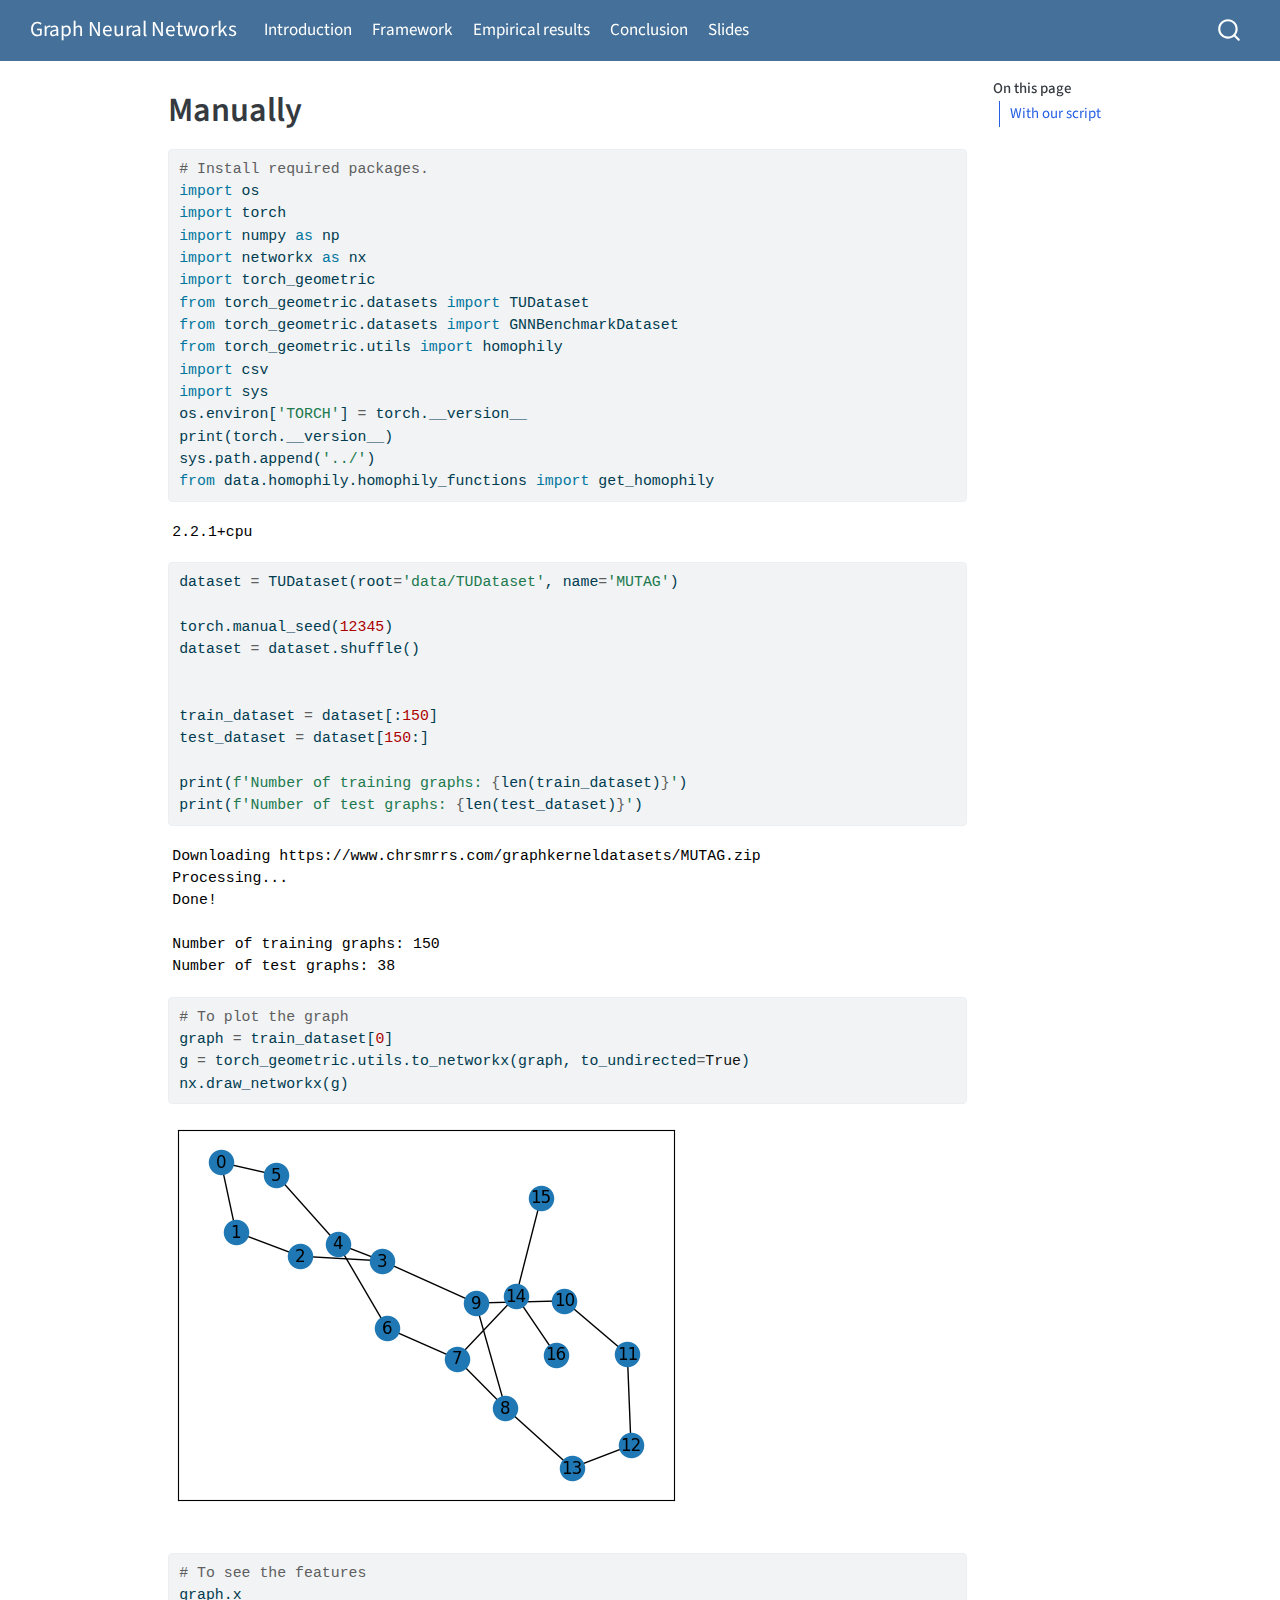
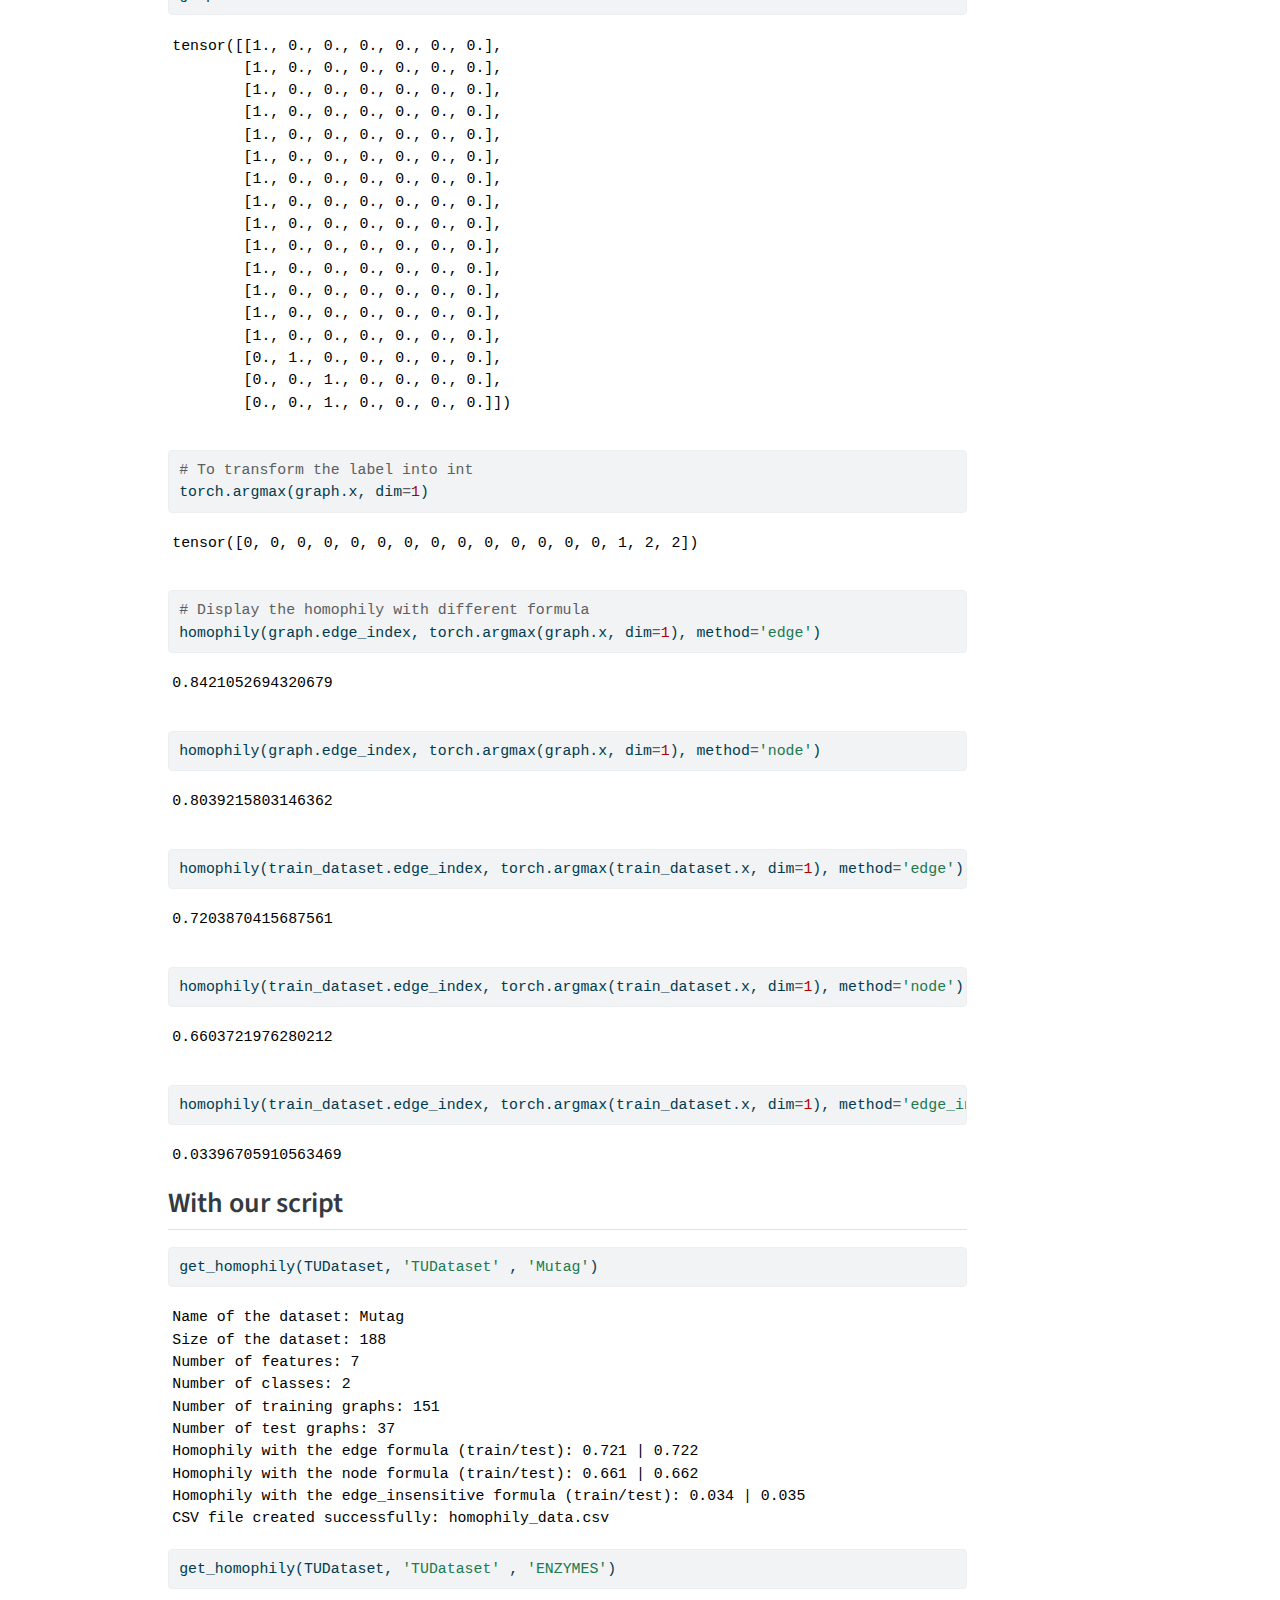
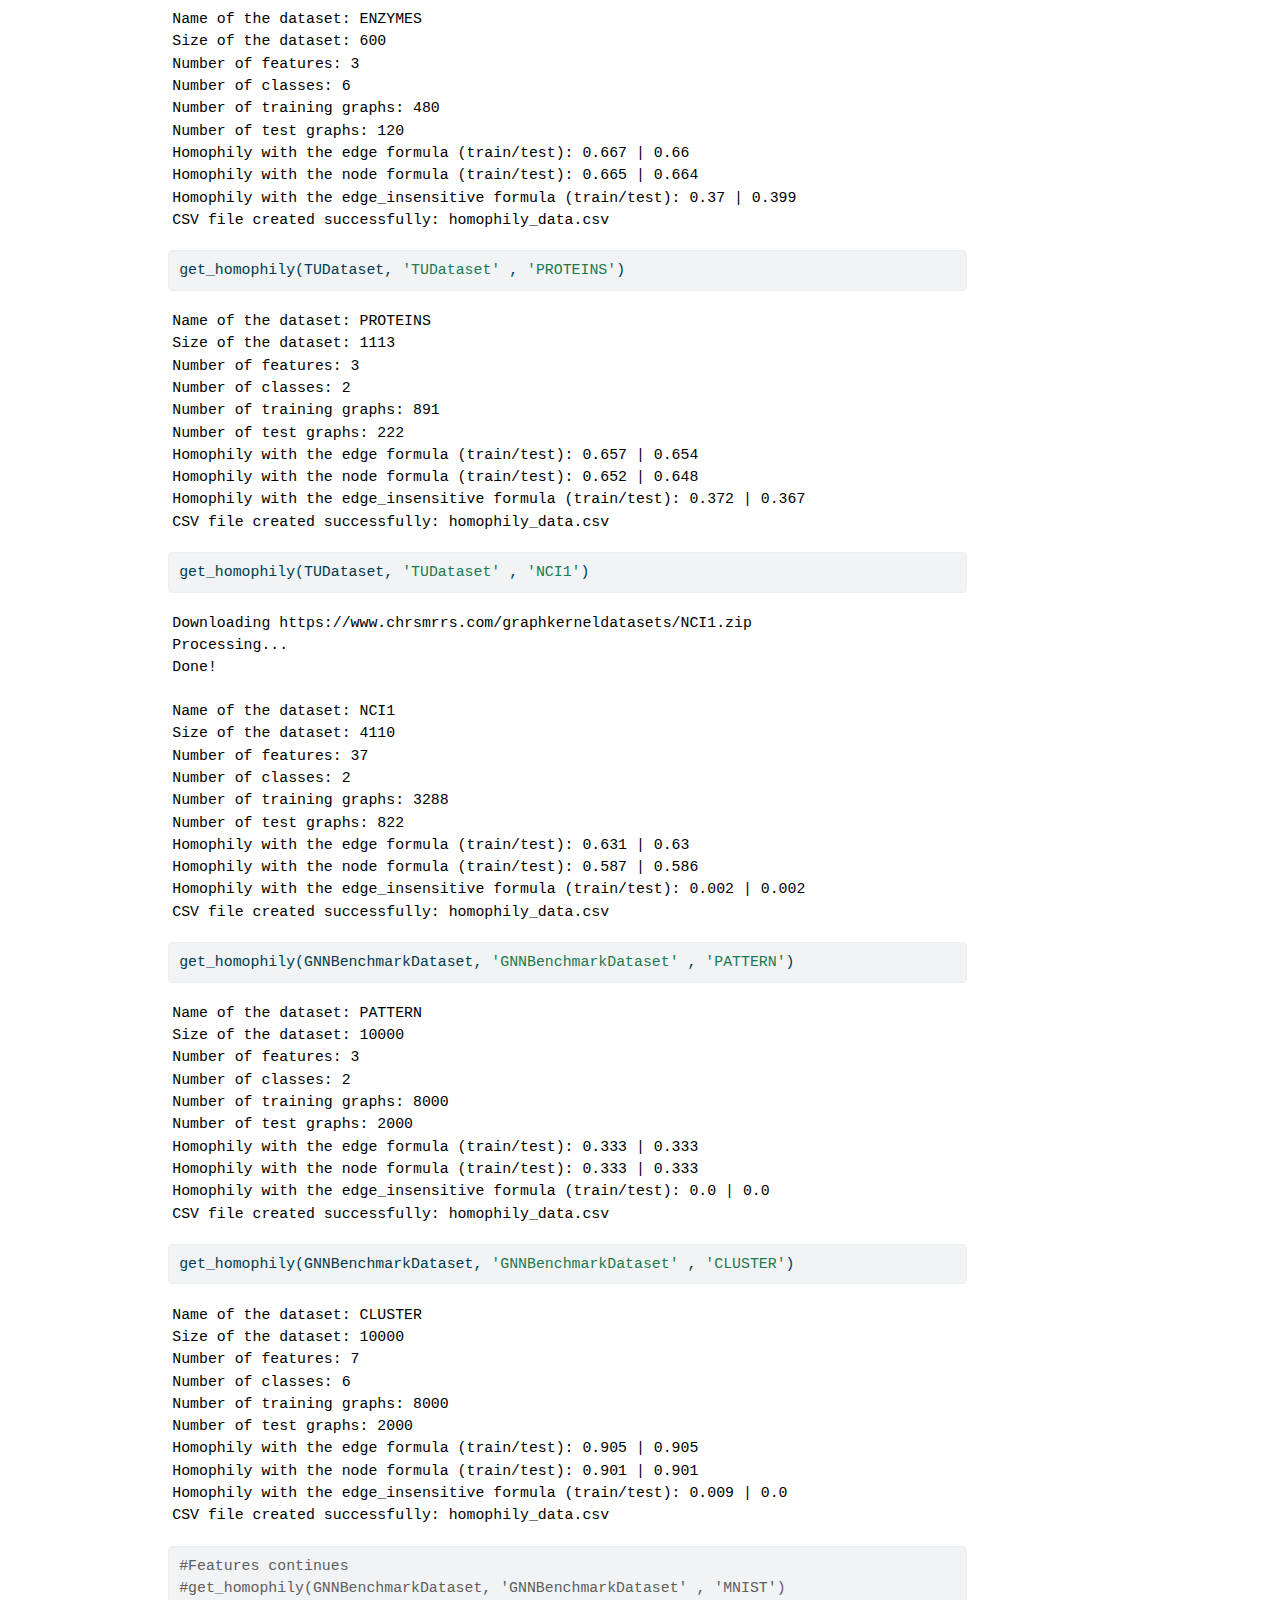
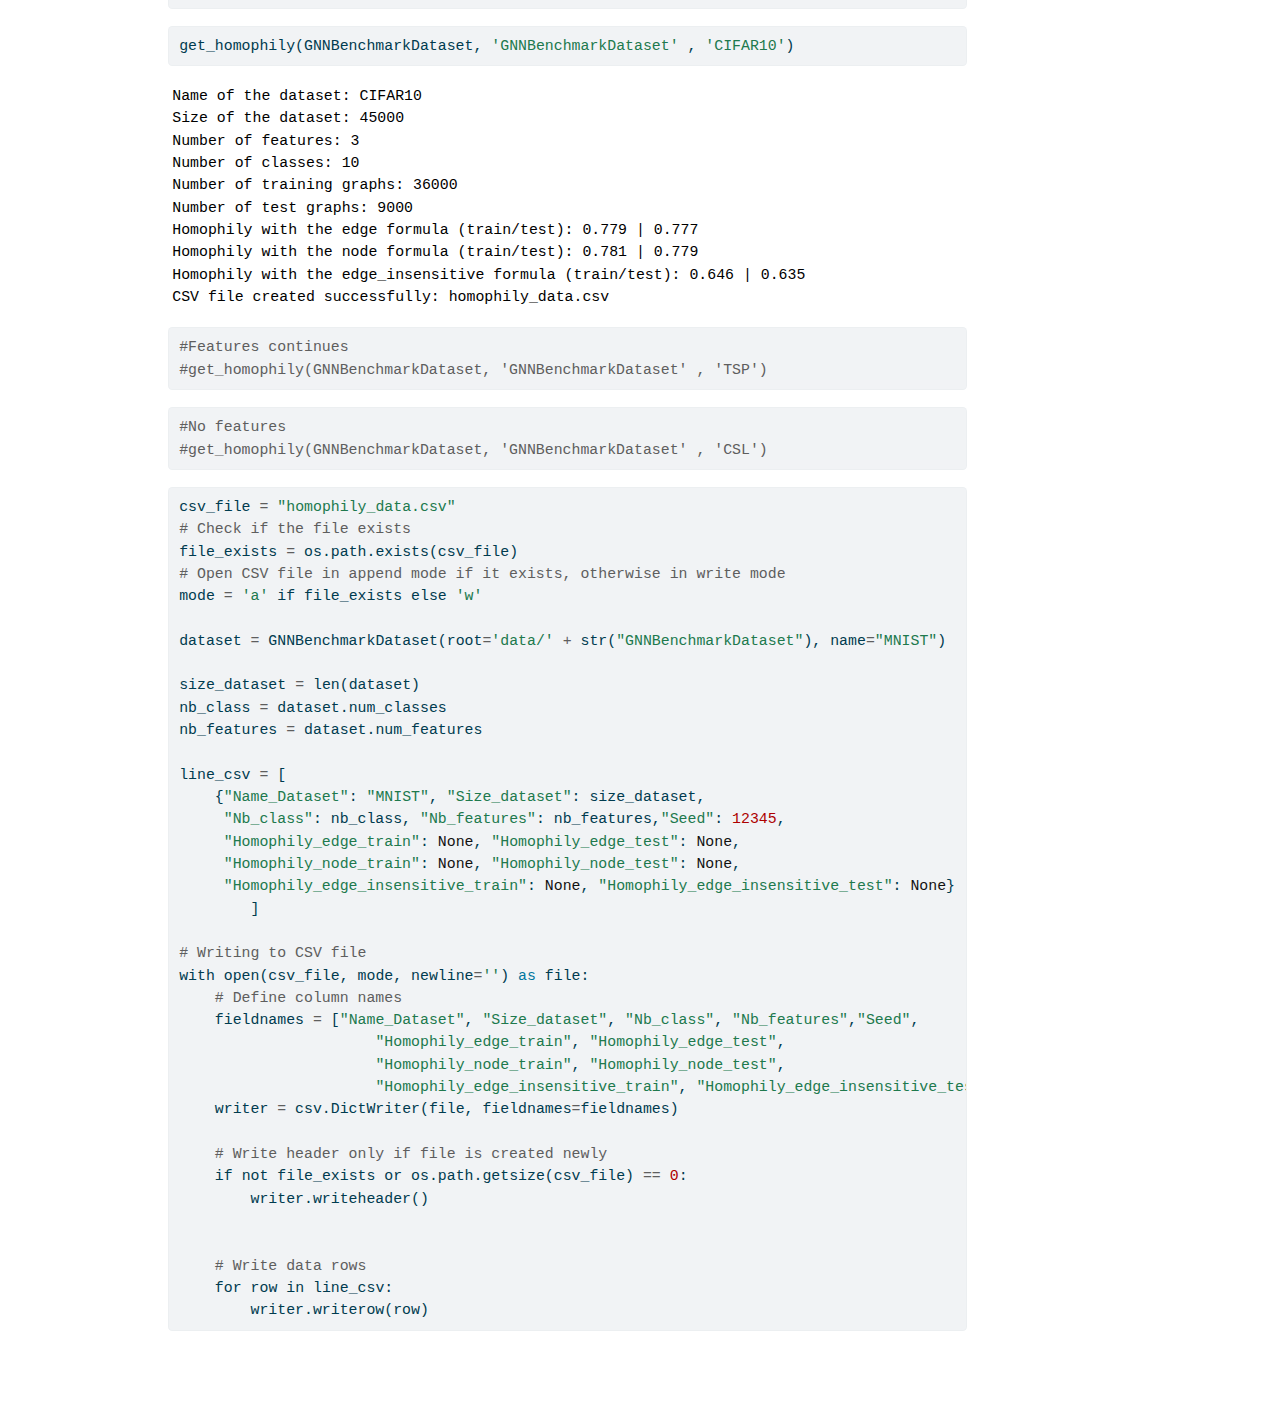
<file: notebooks/Homophily.html>
<!DOCTYPE html>
<html xmlns="http://www.w3.org/1999/xhtml" lang="en" xml:lang="en"><head>

<meta charset="utf-8">
<meta name="generator" content="quarto-1.4.554">

<meta name="viewport" content="width=device-width, initial-scale=1.0, user-scalable=yes">


<title>Graph Neural Networks - Manually</title>
<style>
code{white-space: pre-wrap;}
span.smallcaps{font-variant: small-caps;}
div.columns{display: flex; gap: min(4vw, 1.5em);}
div.column{flex: auto; overflow-x: auto;}
div.hanging-indent{margin-left: 1.5em; text-indent: -1.5em;}
ul.task-list{list-style: none;}
ul.task-list li input[type="checkbox"] {
  width: 0.8em;
  margin: 0 0.8em 0.2em -1em; /* quarto-specific, see https://github.com/quarto-dev/quarto-cli/issues/4556 */ 
  vertical-align: middle;
}
/* CSS for syntax highlighting */
pre > code.sourceCode { white-space: pre; position: relative; }
pre > code.sourceCode > span { line-height: 1.25; }
pre > code.sourceCode > span:empty { height: 1.2em; }
.sourceCode { overflow: visible; }
code.sourceCode > span { color: inherit; text-decoration: inherit; }
div.sourceCode { margin: 1em 0; }
pre.sourceCode { margin: 0; }
@media screen {
div.sourceCode { overflow: auto; }
}
@media print {
pre > code.sourceCode { white-space: pre-wrap; }
pre > code.sourceCode > span { text-indent: -5em; padding-left: 5em; }
}
pre.numberSource code
  { counter-reset: source-line 0; }
pre.numberSource code > span
  { position: relative; left: -4em; counter-increment: source-line; }
pre.numberSource code > span > a:first-child::before
  { content: counter(source-line);
    position: relative; left: -1em; text-align: right; vertical-align: baseline;
    border: none; display: inline-block;
    -webkit-touch-callout: none; -webkit-user-select: none;
    -khtml-user-select: none; -moz-user-select: none;
    -ms-user-select: none; user-select: none;
    padding: 0 4px; width: 4em;
  }
pre.numberSource { margin-left: 3em;  padding-left: 4px; }
div.sourceCode
  {   }
@media screen {
pre > code.sourceCode > span > a:first-child::before { text-decoration: underline; }
}
</style>


<script src="../site_libs/quarto-nav/quarto-nav.js"></script>
<script src="../site_libs/quarto-nav/headroom.min.js"></script>
<script src="../site_libs/clipboard/clipboard.min.js"></script>
<script src="../site_libs/quarto-search/autocomplete.umd.js"></script>
<script src="../site_libs/quarto-search/fuse.min.js"></script>
<script src="../site_libs/quarto-search/quarto-search.js"></script>
<meta name="quarto:offset" content="../">
<script src="../site_libs/quarto-html/quarto.js"></script>
<script src="../site_libs/quarto-html/popper.min.js"></script>
<script src="../site_libs/quarto-html/tippy.umd.min.js"></script>
<script src="../site_libs/quarto-html/anchor.min.js"></script>
<link href="../site_libs/quarto-html/tippy.css" rel="stylesheet">
<link href="../site_libs/quarto-html/quarto-syntax-highlighting.css" rel="stylesheet" id="quarto-text-highlighting-styles">
<script src="../site_libs/bootstrap/bootstrap.min.js"></script>
<link href="../site_libs/bootstrap/bootstrap-icons.css" rel="stylesheet">
<link href="../site_libs/bootstrap/bootstrap.min.css" rel="stylesheet" id="quarto-bootstrap" data-mode="light">
<script id="quarto-search-options" type="application/json">{
  "location": "navbar",
  "copy-button": false,
  "collapse-after": 3,
  "panel-placement": "end",
  "type": "overlay",
  "limit": 50,
  "keyboard-shortcut": [
    "f",
    "/",
    "s"
  ],
  "show-item-context": false,
  "language": {
    "search-no-results-text": "No results",
    "search-matching-documents-text": "matching documents",
    "search-copy-link-title": "Copy link to search",
    "search-hide-matches-text": "Hide additional matches",
    "search-more-match-text": "more match in this document",
    "search-more-matches-text": "more matches in this document",
    "search-clear-button-title": "Clear",
    "search-text-placeholder": "",
    "search-detached-cancel-button-title": "Cancel",
    "search-submit-button-title": "Submit",
    "search-label": "Search"
  }
}</script>


<link rel="stylesheet" href="../styles.css">
</head>

<body class="nav-fixed">

<div id="quarto-search-results"></div>
  <header id="quarto-header" class="headroom fixed-top">
    <nav class="navbar navbar-expand-lg " data-bs-theme="dark">
      <div class="navbar-container container-fluid">
      <div class="navbar-brand-container mx-auto">
    <a class="navbar-brand" href="../index.html">
    <span class="navbar-title">Graph Neural Networks</span>
    </a>
  </div>
            <div id="quarto-search" class="" title="Search"></div>
          <button class="navbar-toggler" type="button" data-bs-toggle="collapse" data-bs-target="#navbarCollapse" aria-controls="navbarCollapse" aria-expanded="false" aria-label="Toggle navigation" onclick="if (window.quartoToggleHeadroom) { window.quartoToggleHeadroom(); }">
  <span class="navbar-toggler-icon"></span>
</button>
          <div class="collapse navbar-collapse" id="navbarCollapse">
            <ul class="navbar-nav navbar-nav-scroll me-auto">
  <li class="nav-item">
    <a class="nav-link" href="../chapters/Introduction.html"> 
<span class="menu-text">Introduction</span></a>
  </li>  
  <li class="nav-item">
    <a class="nav-link" href="../chapters/Framework.html"> 
<span class="menu-text">Framework</span></a>
  </li>  
  <li class="nav-item">
    <a class="nav-link" href="../chapters/Empirical results.html"> 
<span class="menu-text">Empirical results</span></a>
  </li>  
  <li class="nav-item">
    <a class="nav-link" href="../chapters/Conclusion.html"> 
<span class="menu-text">Conclusion</span></a>
  </li>  
  <li class="nav-item">
    <a class="nav-link" href="../chapters/Slides.html"> 
<span class="menu-text">Slides</span></a>
  </li>  
</ul>
          </div> <!-- /navcollapse -->
          <div class="quarto-navbar-tools">
</div>
      </div> <!-- /container-fluid -->
    </nav>
</header>
<!-- content -->
<div id="quarto-content" class="quarto-container page-columns page-rows-contents page-layout-article page-navbar">
<!-- sidebar -->
<!-- margin-sidebar -->
    <div id="quarto-margin-sidebar" class="sidebar margin-sidebar">
        <nav id="TOC" role="doc-toc" class="toc-active">
    <h2 id="toc-title">On this page</h2>
   
  <ul>
  <li><a href="#with-our-script" id="toc-with-our-script" class="nav-link active" data-scroll-target="#with-our-script">With our script</a></li>
  </ul>
</nav>
    </div>
<!-- main -->
<main class="content" id="quarto-document-content">

<header id="title-block-header" class="quarto-title-block default">
<div class="quarto-title">
<h1 class="title">Manually</h1>
</div>



<div class="quarto-title-meta">

    
  
    
  </div>
  


</header>


<div id="f0d14992-70e2-4d0d-a72f-c00e70203e05" class="cell" data-execution_count="2">
<div class="sourceCode cell-code" id="cb1"><pre class="sourceCode python code-with-copy"><code class="sourceCode python"><span id="cb1-1"><a href="#cb1-1" aria-hidden="true" tabindex="-1"></a><span class="co"># Install required packages.</span></span>
<span id="cb1-2"><a href="#cb1-2" aria-hidden="true" tabindex="-1"></a><span class="im">import</span> os</span>
<span id="cb1-3"><a href="#cb1-3" aria-hidden="true" tabindex="-1"></a><span class="im">import</span> torch</span>
<span id="cb1-4"><a href="#cb1-4" aria-hidden="true" tabindex="-1"></a><span class="im">import</span> numpy <span class="im">as</span> np</span>
<span id="cb1-5"><a href="#cb1-5" aria-hidden="true" tabindex="-1"></a><span class="im">import</span> networkx <span class="im">as</span> nx</span>
<span id="cb1-6"><a href="#cb1-6" aria-hidden="true" tabindex="-1"></a><span class="im">import</span> torch_geometric</span>
<span id="cb1-7"><a href="#cb1-7" aria-hidden="true" tabindex="-1"></a><span class="im">from</span> torch_geometric.datasets <span class="im">import</span> TUDataset</span>
<span id="cb1-8"><a href="#cb1-8" aria-hidden="true" tabindex="-1"></a><span class="im">from</span> torch_geometric.datasets <span class="im">import</span> GNNBenchmarkDataset</span>
<span id="cb1-9"><a href="#cb1-9" aria-hidden="true" tabindex="-1"></a><span class="im">from</span> torch_geometric.utils <span class="im">import</span> homophily</span>
<span id="cb1-10"><a href="#cb1-10" aria-hidden="true" tabindex="-1"></a><span class="im">import</span> csv</span>
<span id="cb1-11"><a href="#cb1-11" aria-hidden="true" tabindex="-1"></a><span class="im">import</span> sys</span>
<span id="cb1-12"><a href="#cb1-12" aria-hidden="true" tabindex="-1"></a>os.environ[<span class="st">'TORCH'</span>] <span class="op">=</span> torch.__version__</span>
<span id="cb1-13"><a href="#cb1-13" aria-hidden="true" tabindex="-1"></a><span class="bu">print</span>(torch.__version__)</span>
<span id="cb1-14"><a href="#cb1-14" aria-hidden="true" tabindex="-1"></a>sys.path.append(<span class="st">'../'</span>)</span>
<span id="cb1-15"><a href="#cb1-15" aria-hidden="true" tabindex="-1"></a><span class="im">from</span> data.homophily.homophily_functions <span class="im">import</span> get_homophily</span></code><button title="Copy to Clipboard" class="code-copy-button"><i class="bi"></i></button></pre></div>
<div class="cell-output cell-output-stdout">
<pre><code>2.2.1+cpu</code></pre>
</div>
</div>
<div id="61863c7d-688a-485b-bf7a-e6d196d6ab83" class="cell" data-execution_count="3">
<div class="sourceCode cell-code" id="cb3"><pre class="sourceCode python code-with-copy"><code class="sourceCode python"><span id="cb3-1"><a href="#cb3-1" aria-hidden="true" tabindex="-1"></a>dataset <span class="op">=</span> TUDataset(root<span class="op">=</span><span class="st">'data/TUDataset'</span>, name<span class="op">=</span><span class="st">'MUTAG'</span>)</span>
<span id="cb3-2"><a href="#cb3-2" aria-hidden="true" tabindex="-1"></a></span>
<span id="cb3-3"><a href="#cb3-3" aria-hidden="true" tabindex="-1"></a>torch.manual_seed(<span class="dv">12345</span>)</span>
<span id="cb3-4"><a href="#cb3-4" aria-hidden="true" tabindex="-1"></a>dataset <span class="op">=</span> dataset.shuffle()</span>
<span id="cb3-5"><a href="#cb3-5" aria-hidden="true" tabindex="-1"></a></span>
<span id="cb3-6"><a href="#cb3-6" aria-hidden="true" tabindex="-1"></a></span>
<span id="cb3-7"><a href="#cb3-7" aria-hidden="true" tabindex="-1"></a>train_dataset <span class="op">=</span> dataset[:<span class="dv">150</span>]</span>
<span id="cb3-8"><a href="#cb3-8" aria-hidden="true" tabindex="-1"></a>test_dataset <span class="op">=</span> dataset[<span class="dv">150</span>:]</span>
<span id="cb3-9"><a href="#cb3-9" aria-hidden="true" tabindex="-1"></a></span>
<span id="cb3-10"><a href="#cb3-10" aria-hidden="true" tabindex="-1"></a><span class="bu">print</span>(<span class="ss">f'Number of training graphs: </span><span class="sc">{</span><span class="bu">len</span>(train_dataset)<span class="sc">}</span><span class="ss">'</span>)</span>
<span id="cb3-11"><a href="#cb3-11" aria-hidden="true" tabindex="-1"></a><span class="bu">print</span>(<span class="ss">f'Number of test graphs: </span><span class="sc">{</span><span class="bu">len</span>(test_dataset)<span class="sc">}</span><span class="ss">'</span>)</span></code><button title="Copy to Clipboard" class="code-copy-button"><i class="bi"></i></button></pre></div>
<div class="cell-output cell-output-stderr">
<pre><code>Downloading https://www.chrsmrrs.com/graphkerneldatasets/MUTAG.zip
Processing...
Done!</code></pre>
</div>
<div class="cell-output cell-output-stdout">
<pre><code>Number of training graphs: 150
Number of test graphs: 38</code></pre>
</div>
</div>
<div id="a07d2d2d-00e5-416c-8df3-0ff9e80d5da7" class="cell" data-execution_count="4">
<div class="sourceCode cell-code" id="cb6"><pre class="sourceCode python code-with-copy"><code class="sourceCode python"><span id="cb6-1"><a href="#cb6-1" aria-hidden="true" tabindex="-1"></a><span class="co"># To plot the graph</span></span>
<span id="cb6-2"><a href="#cb6-2" aria-hidden="true" tabindex="-1"></a>graph <span class="op">=</span> train_dataset[<span class="dv">0</span>]</span>
<span id="cb6-3"><a href="#cb6-3" aria-hidden="true" tabindex="-1"></a>g <span class="op">=</span> torch_geometric.utils.to_networkx(graph, to_undirected<span class="op">=</span><span class="va">True</span>)</span>
<span id="cb6-4"><a href="#cb6-4" aria-hidden="true" tabindex="-1"></a>nx.draw_networkx(g)</span></code><button title="Copy to Clipboard" class="code-copy-button"><i class="bi"></i></button></pre></div>
<div class="cell-output cell-output-display">
<div>
<figure class="figure">
<p><img src="Homophily_files/figure-html/cell-4-output-1.png" class="img-fluid figure-img"></p>
</figure>
</div>
</div>
</div>
<div id="3ebb849b-ad4f-4073-8924-102339450caf" class="cell" data-execution_count="5">
<div class="sourceCode cell-code" id="cb7"><pre class="sourceCode python code-with-copy"><code class="sourceCode python"><span id="cb7-1"><a href="#cb7-1" aria-hidden="true" tabindex="-1"></a><span class="co"># To see the features</span></span>
<span id="cb7-2"><a href="#cb7-2" aria-hidden="true" tabindex="-1"></a>graph.x</span></code><button title="Copy to Clipboard" class="code-copy-button"><i class="bi"></i></button></pre></div>
<div class="cell-output cell-output-display" data-execution_count="5">
<pre><code>tensor([[1., 0., 0., 0., 0., 0., 0.],
        [1., 0., 0., 0., 0., 0., 0.],
        [1., 0., 0., 0., 0., 0., 0.],
        [1., 0., 0., 0., 0., 0., 0.],
        [1., 0., 0., 0., 0., 0., 0.],
        [1., 0., 0., 0., 0., 0., 0.],
        [1., 0., 0., 0., 0., 0., 0.],
        [1., 0., 0., 0., 0., 0., 0.],
        [1., 0., 0., 0., 0., 0., 0.],
        [1., 0., 0., 0., 0., 0., 0.],
        [1., 0., 0., 0., 0., 0., 0.],
        [1., 0., 0., 0., 0., 0., 0.],
        [1., 0., 0., 0., 0., 0., 0.],
        [1., 0., 0., 0., 0., 0., 0.],
        [0., 1., 0., 0., 0., 0., 0.],
        [0., 0., 1., 0., 0., 0., 0.],
        [0., 0., 1., 0., 0., 0., 0.]])</code></pre>
</div>
</div>
<div id="f5f29df8-e53c-46ad-a326-f092cdbfea96" class="cell" data-execution_count="6">
<div class="sourceCode cell-code" id="cb9"><pre class="sourceCode python code-with-copy"><code class="sourceCode python"><span id="cb9-1"><a href="#cb9-1" aria-hidden="true" tabindex="-1"></a><span class="co"># To transform the label into int</span></span>
<span id="cb9-2"><a href="#cb9-2" aria-hidden="true" tabindex="-1"></a>torch.argmax(graph.x, dim<span class="op">=</span><span class="dv">1</span>)</span></code><button title="Copy to Clipboard" class="code-copy-button"><i class="bi"></i></button></pre></div>
<div class="cell-output cell-output-display" data-execution_count="6">
<pre><code>tensor([0, 0, 0, 0, 0, 0, 0, 0, 0, 0, 0, 0, 0, 0, 1, 2, 2])</code></pre>
</div>
</div>
<div id="e2134148-eb51-41a8-8c6a-7855bbb8139d" class="cell" data-execution_count="7">
<div class="sourceCode cell-code" id="cb11"><pre class="sourceCode python code-with-copy"><code class="sourceCode python"><span id="cb11-1"><a href="#cb11-1" aria-hidden="true" tabindex="-1"></a><span class="co"># Display the homophily with different formula</span></span>
<span id="cb11-2"><a href="#cb11-2" aria-hidden="true" tabindex="-1"></a>homophily(graph.edge_index, torch.argmax(graph.x, dim<span class="op">=</span><span class="dv">1</span>), method<span class="op">=</span><span class="st">'edge'</span>)</span></code><button title="Copy to Clipboard" class="code-copy-button"><i class="bi"></i></button></pre></div>
<div class="cell-output cell-output-display" data-execution_count="7">
<pre><code>0.8421052694320679</code></pre>
</div>
</div>
<div id="ea159a68-9b6d-4cd6-ac31-e932606393a9" class="cell" data-execution_count="7">
<div class="sourceCode cell-code" id="cb13"><pre class="sourceCode python code-with-copy"><code class="sourceCode python"><span id="cb13-1"><a href="#cb13-1" aria-hidden="true" tabindex="-1"></a>homophily(graph.edge_index, torch.argmax(graph.x, dim<span class="op">=</span><span class="dv">1</span>), method<span class="op">=</span><span class="st">'node'</span>)</span></code><button title="Copy to Clipboard" class="code-copy-button"><i class="bi"></i></button></pre></div>
<div class="cell-output cell-output-display" data-execution_count="7">
<pre><code>0.8039215803146362</code></pre>
</div>
</div>
<div id="5de3e2f6-e7af-4d35-bab6-f37f424fb5ca" class="cell" data-execution_count="8">
<div class="sourceCode cell-code" id="cb15"><pre class="sourceCode python code-with-copy"><code class="sourceCode python"><span id="cb15-1"><a href="#cb15-1" aria-hidden="true" tabindex="-1"></a>homophily(train_dataset.edge_index, torch.argmax(train_dataset.x, dim<span class="op">=</span><span class="dv">1</span>), method<span class="op">=</span><span class="st">'edge'</span>)</span></code><button title="Copy to Clipboard" class="code-copy-button"><i class="bi"></i></button></pre></div>
<div class="cell-output cell-output-display" data-execution_count="8">
<pre><code>0.7203870415687561</code></pre>
</div>
</div>
<div id="e3c15faf-f891-4b25-9533-ff5c9b9177d0" class="cell" data-execution_count="9">
<div class="sourceCode cell-code" id="cb17"><pre class="sourceCode python code-with-copy"><code class="sourceCode python"><span id="cb17-1"><a href="#cb17-1" aria-hidden="true" tabindex="-1"></a>homophily(train_dataset.edge_index, torch.argmax(train_dataset.x, dim<span class="op">=</span><span class="dv">1</span>), method<span class="op">=</span><span class="st">'node'</span>)</span></code><button title="Copy to Clipboard" class="code-copy-button"><i class="bi"></i></button></pre></div>
<div class="cell-output cell-output-display" data-execution_count="9">
<pre><code>0.6603721976280212</code></pre>
</div>
</div>
<div id="180e5ecc-6921-434f-b5f9-c35ae65317dc" class="cell" data-execution_count="10">
<div class="sourceCode cell-code" id="cb19"><pre class="sourceCode python code-with-copy"><code class="sourceCode python"><span id="cb19-1"><a href="#cb19-1" aria-hidden="true" tabindex="-1"></a>homophily(train_dataset.edge_index, torch.argmax(train_dataset.x, dim<span class="op">=</span><span class="dv">1</span>), method<span class="op">=</span><span class="st">'edge_insensitive'</span>)</span></code><button title="Copy to Clipboard" class="code-copy-button"><i class="bi"></i></button></pre></div>
<div class="cell-output cell-output-display" data-execution_count="10">
<pre><code>0.03396705910563469</code></pre>
</div>
</div>
<section id="with-our-script" class="level2">
<h2 class="anchored" data-anchor-id="with-our-script">With our script</h2>
<div id="e811217f-bcf2-4ba3-8b2d-2fef28d8c234" class="cell" data-execution_count="11">
<div class="sourceCode cell-code" id="cb21"><pre class="sourceCode python code-with-copy"><code class="sourceCode python"><span id="cb21-1"><a href="#cb21-1" aria-hidden="true" tabindex="-1"></a>get_homophily(TUDataset, <span class="st">'TUDataset'</span> , <span class="st">'Mutag'</span>)</span></code><button title="Copy to Clipboard" class="code-copy-button"><i class="bi"></i></button></pre></div>
<div class="cell-output cell-output-stdout">
<pre><code>Name of the dataset: Mutag
Size of the dataset: 188
Number of features: 7
Number of classes: 2
Number of training graphs: 151
Number of test graphs: 37
Homophily with the edge formula (train/test): 0.721 | 0.722
Homophily with the node formula (train/test): 0.661 | 0.662
Homophily with the edge_insensitive formula (train/test): 0.034 | 0.035
CSV file created successfully: homophily_data.csv</code></pre>
</div>
</div>
<div id="f7702377-57b1-4005-9483-269d7b62e7db" class="cell" data-execution_count="12">
<div class="sourceCode cell-code" id="cb23"><pre class="sourceCode python code-with-copy"><code class="sourceCode python"><span id="cb23-1"><a href="#cb23-1" aria-hidden="true" tabindex="-1"></a>get_homophily(TUDataset, <span class="st">'TUDataset'</span> , <span class="st">'ENZYMES'</span>)</span></code><button title="Copy to Clipboard" class="code-copy-button"><i class="bi"></i></button></pre></div>
<div class="cell-output cell-output-stdout">
<pre><code>Name of the dataset: ENZYMES
Size of the dataset: 600
Number of features: 3
Number of classes: 6
Number of training graphs: 480
Number of test graphs: 120
Homophily with the edge formula (train/test): 0.667 | 0.66
Homophily with the node formula (train/test): 0.665 | 0.664
Homophily with the edge_insensitive formula (train/test): 0.37 | 0.399
CSV file created successfully: homophily_data.csv</code></pre>
</div>
</div>
<div id="a3ad7255-b090-461c-807a-893d8a0dadf8" class="cell" data-execution_count="13">
<div class="sourceCode cell-code" id="cb25"><pre class="sourceCode python code-with-copy"><code class="sourceCode python"><span id="cb25-1"><a href="#cb25-1" aria-hidden="true" tabindex="-1"></a>get_homophily(TUDataset, <span class="st">'TUDataset'</span> , <span class="st">'PROTEINS'</span>)</span></code><button title="Copy to Clipboard" class="code-copy-button"><i class="bi"></i></button></pre></div>
<div class="cell-output cell-output-stdout">
<pre><code>Name of the dataset: PROTEINS
Size of the dataset: 1113
Number of features: 3
Number of classes: 2
Number of training graphs: 891
Number of test graphs: 222
Homophily with the edge formula (train/test): 0.657 | 0.654
Homophily with the node formula (train/test): 0.652 | 0.648
Homophily with the edge_insensitive formula (train/test): 0.372 | 0.367
CSV file created successfully: homophily_data.csv</code></pre>
</div>
</div>
<div id="366e94fa" class="cell" data-execution_count="2">
<div class="sourceCode cell-code" id="cb27"><pre class="sourceCode python code-with-copy"><code class="sourceCode python"><span id="cb27-1"><a href="#cb27-1" aria-hidden="true" tabindex="-1"></a>get_homophily(TUDataset, <span class="st">'TUDataset'</span> , <span class="st">'NCI1'</span>)</span></code><button title="Copy to Clipboard" class="code-copy-button"><i class="bi"></i></button></pre></div>
<div class="cell-output cell-output-stderr">
<pre><code>Downloading https://www.chrsmrrs.com/graphkerneldatasets/NCI1.zip
Processing...
Done!</code></pre>
</div>
<div class="cell-output cell-output-stdout">
<pre><code>Name of the dataset: NCI1
Size of the dataset: 4110
Number of features: 37
Number of classes: 2
Number of training graphs: 3288
Number of test graphs: 822
Homophily with the edge formula (train/test): 0.631 | 0.63
Homophily with the node formula (train/test): 0.587 | 0.586
Homophily with the edge_insensitive formula (train/test): 0.002 | 0.002
CSV file created successfully: homophily_data.csv</code></pre>
</div>
</div>
<div id="bb716f63-c9fc-43e9-9c76-9a855e2ac217" class="cell" data-execution_count="14">
<div class="sourceCode cell-code" id="cb30"><pre class="sourceCode python code-with-copy"><code class="sourceCode python"><span id="cb30-1"><a href="#cb30-1" aria-hidden="true" tabindex="-1"></a>get_homophily(GNNBenchmarkDataset, <span class="st">'GNNBenchmarkDataset'</span> , <span class="st">'PATTERN'</span>)</span></code><button title="Copy to Clipboard" class="code-copy-button"><i class="bi"></i></button></pre></div>
<div class="cell-output cell-output-stdout">
<pre><code>Name of the dataset: PATTERN
Size of the dataset: 10000
Number of features: 3
Number of classes: 2
Number of training graphs: 8000
Number of test graphs: 2000
Homophily with the edge formula (train/test): 0.333 | 0.333
Homophily with the node formula (train/test): 0.333 | 0.333
Homophily with the edge_insensitive formula (train/test): 0.0 | 0.0
CSV file created successfully: homophily_data.csv</code></pre>
</div>
</div>
<div id="fd5ecabb-f5ca-4c43-95b1-db1ab8395de0" class="cell" data-execution_count="15">
<div class="sourceCode cell-code" id="cb32"><pre class="sourceCode python code-with-copy"><code class="sourceCode python"><span id="cb32-1"><a href="#cb32-1" aria-hidden="true" tabindex="-1"></a>get_homophily(GNNBenchmarkDataset, <span class="st">'GNNBenchmarkDataset'</span> , <span class="st">'CLUSTER'</span>)</span></code><button title="Copy to Clipboard" class="code-copy-button"><i class="bi"></i></button></pre></div>
<div class="cell-output cell-output-stdout">
<pre><code>Name of the dataset: CLUSTER
Size of the dataset: 10000
Number of features: 7
Number of classes: 6
Number of training graphs: 8000
Number of test graphs: 2000
Homophily with the edge formula (train/test): 0.905 | 0.905
Homophily with the node formula (train/test): 0.901 | 0.901
Homophily with the edge_insensitive formula (train/test): 0.009 | 0.0
CSV file created successfully: homophily_data.csv</code></pre>
</div>
</div>
<div id="dddde75e-6a24-4775-92a7-e66c50863719" class="cell" data-execution_count="16">
<div class="sourceCode cell-code" id="cb34"><pre class="sourceCode python code-with-copy"><code class="sourceCode python"><span id="cb34-1"><a href="#cb34-1" aria-hidden="true" tabindex="-1"></a><span class="co">#Features continues</span></span>
<span id="cb34-2"><a href="#cb34-2" aria-hidden="true" tabindex="-1"></a><span class="co">#get_homophily(GNNBenchmarkDataset, 'GNNBenchmarkDataset' , 'MNIST')</span></span></code><button title="Copy to Clipboard" class="code-copy-button"><i class="bi"></i></button></pre></div>
</div>
<div id="4391b5d1-3f9c-4dd6-9d27-617bda240719" class="cell" data-execution_count="17">
<div class="sourceCode cell-code" id="cb35"><pre class="sourceCode python code-with-copy"><code class="sourceCode python"><span id="cb35-1"><a href="#cb35-1" aria-hidden="true" tabindex="-1"></a>get_homophily(GNNBenchmarkDataset, <span class="st">'GNNBenchmarkDataset'</span> , <span class="st">'CIFAR10'</span>)</span></code><button title="Copy to Clipboard" class="code-copy-button"><i class="bi"></i></button></pre></div>
<div class="cell-output cell-output-stdout">
<pre><code>Name of the dataset: CIFAR10
Size of the dataset: 45000
Number of features: 3
Number of classes: 10
Number of training graphs: 36000
Number of test graphs: 9000
Homophily with the edge formula (train/test): 0.779 | 0.777
Homophily with the node formula (train/test): 0.781 | 0.779
Homophily with the edge_insensitive formula (train/test): 0.646 | 0.635
CSV file created successfully: homophily_data.csv</code></pre>
</div>
</div>
<div id="5f68436a-4f5e-46b3-81c9-bf2d847e29e8" class="cell" data-execution_count="18">
<div class="sourceCode cell-code" id="cb37"><pre class="sourceCode python code-with-copy"><code class="sourceCode python"><span id="cb37-1"><a href="#cb37-1" aria-hidden="true" tabindex="-1"></a><span class="co">#Features continues</span></span>
<span id="cb37-2"><a href="#cb37-2" aria-hidden="true" tabindex="-1"></a><span class="co">#get_homophily(GNNBenchmarkDataset, 'GNNBenchmarkDataset' , 'TSP')</span></span></code><button title="Copy to Clipboard" class="code-copy-button"><i class="bi"></i></button></pre></div>
</div>
<div id="14868381-46ca-47f6-9497-e46fd039e36c" class="cell" data-execution_count="19">
<div class="sourceCode cell-code" id="cb38"><pre class="sourceCode python code-with-copy"><code class="sourceCode python"><span id="cb38-1"><a href="#cb38-1" aria-hidden="true" tabindex="-1"></a><span class="co">#No features</span></span>
<span id="cb38-2"><a href="#cb38-2" aria-hidden="true" tabindex="-1"></a><span class="co">#get_homophily(GNNBenchmarkDataset, 'GNNBenchmarkDataset' , 'CSL')</span></span></code><button title="Copy to Clipboard" class="code-copy-button"><i class="bi"></i></button></pre></div>
</div>
<div id="88cb5e81-e5c3-4345-b6e3-b670202cb19f" class="cell" data-execution_count="20">
<div class="sourceCode cell-code" id="cb39"><pre class="sourceCode python code-with-copy"><code class="sourceCode python"><span id="cb39-1"><a href="#cb39-1" aria-hidden="true" tabindex="-1"></a>csv_file <span class="op">=</span> <span class="st">"homophily_data.csv"</span></span>
<span id="cb39-2"><a href="#cb39-2" aria-hidden="true" tabindex="-1"></a><span class="co"># Check if the file exists</span></span>
<span id="cb39-3"><a href="#cb39-3" aria-hidden="true" tabindex="-1"></a>file_exists <span class="op">=</span> os.path.exists(csv_file)</span>
<span id="cb39-4"><a href="#cb39-4" aria-hidden="true" tabindex="-1"></a><span class="co"># Open CSV file in append mode if it exists, otherwise in write mode</span></span>
<span id="cb39-5"><a href="#cb39-5" aria-hidden="true" tabindex="-1"></a>mode <span class="op">=</span> <span class="st">'a'</span> <span class="cf">if</span> file_exists <span class="cf">else</span> <span class="st">'w'</span></span>
<span id="cb39-6"><a href="#cb39-6" aria-hidden="true" tabindex="-1"></a></span>
<span id="cb39-7"><a href="#cb39-7" aria-hidden="true" tabindex="-1"></a>dataset <span class="op">=</span> GNNBenchmarkDataset(root<span class="op">=</span><span class="st">'data/'</span> <span class="op">+</span> <span class="bu">str</span>(<span class="st">"GNNBenchmarkDataset"</span>), name<span class="op">=</span><span class="st">"MNIST"</span>)</span>
<span id="cb39-8"><a href="#cb39-8" aria-hidden="true" tabindex="-1"></a>    </span>
<span id="cb39-9"><a href="#cb39-9" aria-hidden="true" tabindex="-1"></a>size_dataset <span class="op">=</span> <span class="bu">len</span>(dataset)</span>
<span id="cb39-10"><a href="#cb39-10" aria-hidden="true" tabindex="-1"></a>nb_class <span class="op">=</span> dataset.num_classes</span>
<span id="cb39-11"><a href="#cb39-11" aria-hidden="true" tabindex="-1"></a>nb_features <span class="op">=</span> dataset.num_features</span>
<span id="cb39-12"><a href="#cb39-12" aria-hidden="true" tabindex="-1"></a></span>
<span id="cb39-13"><a href="#cb39-13" aria-hidden="true" tabindex="-1"></a>line_csv <span class="op">=</span> [</span>
<span id="cb39-14"><a href="#cb39-14" aria-hidden="true" tabindex="-1"></a>    {<span class="st">"Name_Dataset"</span>: <span class="st">"MNIST"</span>, <span class="st">"Size_dataset"</span>: size_dataset, </span>
<span id="cb39-15"><a href="#cb39-15" aria-hidden="true" tabindex="-1"></a>     <span class="st">"Nb_class"</span>: nb_class, <span class="st">"Nb_features"</span>: nb_features,<span class="st">"Seed"</span>: <span class="dv">12345</span>,</span>
<span id="cb39-16"><a href="#cb39-16" aria-hidden="true" tabindex="-1"></a>     <span class="st">"Homophily_edge_train"</span>: <span class="va">None</span>, <span class="st">"Homophily_edge_test"</span>: <span class="va">None</span>,</span>
<span id="cb39-17"><a href="#cb39-17" aria-hidden="true" tabindex="-1"></a>     <span class="st">"Homophily_node_train"</span>: <span class="va">None</span>, <span class="st">"Homophily_node_test"</span>: <span class="va">None</span>,</span>
<span id="cb39-18"><a href="#cb39-18" aria-hidden="true" tabindex="-1"></a>     <span class="st">"Homophily_edge_insensitive_train"</span>: <span class="va">None</span>, <span class="st">"Homophily_edge_insensitive_test"</span>: <span class="va">None</span>}</span>
<span id="cb39-19"><a href="#cb39-19" aria-hidden="true" tabindex="-1"></a>        ]</span>
<span id="cb39-20"><a href="#cb39-20" aria-hidden="true" tabindex="-1"></a></span>
<span id="cb39-21"><a href="#cb39-21" aria-hidden="true" tabindex="-1"></a><span class="co"># Writing to CSV file</span></span>
<span id="cb39-22"><a href="#cb39-22" aria-hidden="true" tabindex="-1"></a><span class="cf">with</span> <span class="bu">open</span>(csv_file, mode, newline<span class="op">=</span><span class="st">''</span>) <span class="im">as</span> <span class="bu">file</span>:</span>
<span id="cb39-23"><a href="#cb39-23" aria-hidden="true" tabindex="-1"></a>    <span class="co"># Define column names</span></span>
<span id="cb39-24"><a href="#cb39-24" aria-hidden="true" tabindex="-1"></a>    fieldnames <span class="op">=</span> [<span class="st">"Name_Dataset"</span>, <span class="st">"Size_dataset"</span>, <span class="st">"Nb_class"</span>, <span class="st">"Nb_features"</span>,<span class="st">"Seed"</span>,</span>
<span id="cb39-25"><a href="#cb39-25" aria-hidden="true" tabindex="-1"></a>                      <span class="st">"Homophily_edge_train"</span>, <span class="st">"Homophily_edge_test"</span>,</span>
<span id="cb39-26"><a href="#cb39-26" aria-hidden="true" tabindex="-1"></a>                      <span class="st">"Homophily_node_train"</span>, <span class="st">"Homophily_node_test"</span>,</span>
<span id="cb39-27"><a href="#cb39-27" aria-hidden="true" tabindex="-1"></a>                      <span class="st">"Homophily_edge_insensitive_train"</span>, <span class="st">"Homophily_edge_insensitive_test"</span>]</span>
<span id="cb39-28"><a href="#cb39-28" aria-hidden="true" tabindex="-1"></a>    writer <span class="op">=</span> csv.DictWriter(<span class="bu">file</span>, fieldnames<span class="op">=</span>fieldnames)</span>
<span id="cb39-29"><a href="#cb39-29" aria-hidden="true" tabindex="-1"></a></span>
<span id="cb39-30"><a href="#cb39-30" aria-hidden="true" tabindex="-1"></a>    <span class="co"># Write header only if file is created newly</span></span>
<span id="cb39-31"><a href="#cb39-31" aria-hidden="true" tabindex="-1"></a>    <span class="cf">if</span> <span class="kw">not</span> file_exists <span class="kw">or</span> os.path.getsize(csv_file) <span class="op">==</span> <span class="dv">0</span>:</span>
<span id="cb39-32"><a href="#cb39-32" aria-hidden="true" tabindex="-1"></a>        writer.writeheader()</span>
<span id="cb39-33"><a href="#cb39-33" aria-hidden="true" tabindex="-1"></a></span>
<span id="cb39-34"><a href="#cb39-34" aria-hidden="true" tabindex="-1"></a></span>
<span id="cb39-35"><a href="#cb39-35" aria-hidden="true" tabindex="-1"></a>    <span class="co"># Write data rows</span></span>
<span id="cb39-36"><a href="#cb39-36" aria-hidden="true" tabindex="-1"></a>    <span class="cf">for</span> row <span class="kw">in</span> line_csv:</span>
<span id="cb39-37"><a href="#cb39-37" aria-hidden="true" tabindex="-1"></a>        writer.writerow(row)</span></code><button title="Copy to Clipboard" class="code-copy-button"><i class="bi"></i></button></pre></div>
</div>


</section>

</main> <!-- /main -->
<script id="quarto-html-after-body" type="application/javascript">
window.document.addEventListener("DOMContentLoaded", function (event) {
  const toggleBodyColorMode = (bsSheetEl) => {
    const mode = bsSheetEl.getAttribute("data-mode");
    const bodyEl = window.document.querySelector("body");
    if (mode === "dark") {
      bodyEl.classList.add("quarto-dark");
      bodyEl.classList.remove("quarto-light");
    } else {
      bodyEl.classList.add("quarto-light");
      bodyEl.classList.remove("quarto-dark");
    }
  }
  const toggleBodyColorPrimary = () => {
    const bsSheetEl = window.document.querySelector("link#quarto-bootstrap");
    if (bsSheetEl) {
      toggleBodyColorMode(bsSheetEl);
    }
  }
  toggleBodyColorPrimary();  
  const icon = "";
  const anchorJS = new window.AnchorJS();
  anchorJS.options = {
    placement: 'right',
    icon: icon
  };
  anchorJS.add('.anchored');
  const isCodeAnnotation = (el) => {
    for (const clz of el.classList) {
      if (clz.startsWith('code-annotation-')) {                     
        return true;
      }
    }
    return false;
  }
  const clipboard = new window.ClipboardJS('.code-copy-button', {
    text: function(trigger) {
      const codeEl = trigger.previousElementSibling.cloneNode(true);
      for (const childEl of codeEl.children) {
        if (isCodeAnnotation(childEl)) {
          childEl.remove();
        }
      }
      return codeEl.innerText;
    }
  });
  clipboard.on('success', function(e) {
    // button target
    const button = e.trigger;
    // don't keep focus
    button.blur();
    // flash "checked"
    button.classList.add('code-copy-button-checked');
    var currentTitle = button.getAttribute("title");
    button.setAttribute("title", "Copied!");
    let tooltip;
    if (window.bootstrap) {
      button.setAttribute("data-bs-toggle", "tooltip");
      button.setAttribute("data-bs-placement", "left");
      button.setAttribute("data-bs-title", "Copied!");
      tooltip = new bootstrap.Tooltip(button, 
        { trigger: "manual", 
          customClass: "code-copy-button-tooltip",
          offset: [0, -8]});
      tooltip.show();    
    }
    setTimeout(function() {
      if (tooltip) {
        tooltip.hide();
        button.removeAttribute("data-bs-title");
        button.removeAttribute("data-bs-toggle");
        button.removeAttribute("data-bs-placement");
      }
      button.setAttribute("title", currentTitle);
      button.classList.remove('code-copy-button-checked');
    }, 1000);
    // clear code selection
    e.clearSelection();
  });
    var localhostRegex = new RegExp(/^(?:http|https):\/\/localhost\:?[0-9]*\//);
    var mailtoRegex = new RegExp(/^mailto:/);
      var filterRegex = new RegExp("https:\/\/GerardTho\.github\.io\/ML_research_seminar\/");
    var isInternal = (href) => {
        return filterRegex.test(href) || localhostRegex.test(href) || mailtoRegex.test(href);
    }
    // Inspect non-navigation links and adorn them if external
 	var links = window.document.querySelectorAll('a[href]:not(.nav-link):not(.navbar-brand):not(.toc-action):not(.sidebar-link):not(.sidebar-item-toggle):not(.pagination-link):not(.no-external):not([aria-hidden]):not(.dropdown-item):not(.quarto-navigation-tool)');
    for (var i=0; i<links.length; i++) {
      const link = links[i];
      if (!isInternal(link.href)) {
        // undo the damage that might have been done by quarto-nav.js in the case of
        // links that we want to consider external
        if (link.dataset.originalHref !== undefined) {
          link.href = link.dataset.originalHref;
        }
      }
    }
  function tippyHover(el, contentFn, onTriggerFn, onUntriggerFn) {
    const config = {
      allowHTML: true,
      maxWidth: 500,
      delay: 100,
      arrow: false,
      appendTo: function(el) {
          return el.parentElement;
      },
      interactive: true,
      interactiveBorder: 10,
      theme: 'quarto',
      placement: 'bottom-start',
    };
    if (contentFn) {
      config.content = contentFn;
    }
    if (onTriggerFn) {
      config.onTrigger = onTriggerFn;
    }
    if (onUntriggerFn) {
      config.onUntrigger = onUntriggerFn;
    }
    window.tippy(el, config); 
  }
  const noterefs = window.document.querySelectorAll('a[role="doc-noteref"]');
  for (var i=0; i<noterefs.length; i++) {
    const ref = noterefs[i];
    tippyHover(ref, function() {
      // use id or data attribute instead here
      let href = ref.getAttribute('data-footnote-href') || ref.getAttribute('href');
      try { href = new URL(href).hash; } catch {}
      const id = href.replace(/^#\/?/, "");
      const note = window.document.getElementById(id);
      if (note) {
        return note.innerHTML;
      } else {
        return "";
      }
    });
  }
  const xrefs = window.document.querySelectorAll('a.quarto-xref');
  const processXRef = (id, note) => {
    // Strip column container classes
    const stripColumnClz = (el) => {
      el.classList.remove("page-full", "page-columns");
      if (el.children) {
        for (const child of el.children) {
          stripColumnClz(child);
        }
      }
    }
    stripColumnClz(note)
    if (id === null || id.startsWith('sec-')) {
      // Special case sections, only their first couple elements
      const container = document.createElement("div");
      if (note.children && note.children.length > 2) {
        container.appendChild(note.children[0].cloneNode(true));
        for (let i = 1; i < note.children.length; i++) {
          const child = note.children[i];
          if (child.tagName === "P" && child.innerText === "") {
            continue;
          } else {
            container.appendChild(child.cloneNode(true));
            break;
          }
        }
        if (window.Quarto?.typesetMath) {
          window.Quarto.typesetMath(container);
        }
        return container.innerHTML
      } else {
        if (window.Quarto?.typesetMath) {
          window.Quarto.typesetMath(note);
        }
        return note.innerHTML;
      }
    } else {
      // Remove any anchor links if they are present
      const anchorLink = note.querySelector('a.anchorjs-link');
      if (anchorLink) {
        anchorLink.remove();
      }
      if (window.Quarto?.typesetMath) {
        window.Quarto.typesetMath(note);
      }
      // TODO in 1.5, we should make sure this works without a callout special case
      if (note.classList.contains("callout")) {
        return note.outerHTML;
      } else {
        return note.innerHTML;
      }
    }
  }
  for (var i=0; i<xrefs.length; i++) {
    const xref = xrefs[i];
    tippyHover(xref, undefined, function(instance) {
      instance.disable();
      let url = xref.getAttribute('href');
      let hash = undefined; 
      if (url.startsWith('#')) {
        hash = url;
      } else {
        try { hash = new URL(url).hash; } catch {}
      }
      if (hash) {
        const id = hash.replace(/^#\/?/, "");
        const note = window.document.getElementById(id);
        if (note !== null) {
          try {
            const html = processXRef(id, note.cloneNode(true));
            instance.setContent(html);
          } finally {
            instance.enable();
            instance.show();
          }
        } else {
          // See if we can fetch this
          fetch(url.split('#')[0])
          .then(res => res.text())
          .then(html => {
            const parser = new DOMParser();
            const htmlDoc = parser.parseFromString(html, "text/html");
            const note = htmlDoc.getElementById(id);
            if (note !== null) {
              const html = processXRef(id, note);
              instance.setContent(html);
            } 
          }).finally(() => {
            instance.enable();
            instance.show();
          });
        }
      } else {
        // See if we can fetch a full url (with no hash to target)
        // This is a special case and we should probably do some content thinning / targeting
        fetch(url)
        .then(res => res.text())
        .then(html => {
          const parser = new DOMParser();
          const htmlDoc = parser.parseFromString(html, "text/html");
          const note = htmlDoc.querySelector('main.content');
          if (note !== null) {
            // This should only happen for chapter cross references
            // (since there is no id in the URL)
            // remove the first header
            if (note.children.length > 0 && note.children[0].tagName === "HEADER") {
              note.children[0].remove();
            }
            const html = processXRef(null, note);
            instance.setContent(html);
          } 
        }).finally(() => {
          instance.enable();
          instance.show();
        });
      }
    }, function(instance) {
    });
  }
      let selectedAnnoteEl;
      const selectorForAnnotation = ( cell, annotation) => {
        let cellAttr = 'data-code-cell="' + cell + '"';
        let lineAttr = 'data-code-annotation="' +  annotation + '"';
        const selector = 'span[' + cellAttr + '][' + lineAttr + ']';
        return selector;
      }
      const selectCodeLines = (annoteEl) => {
        const doc = window.document;
        const targetCell = annoteEl.getAttribute("data-target-cell");
        const targetAnnotation = annoteEl.getAttribute("data-target-annotation");
        const annoteSpan = window.document.querySelector(selectorForAnnotation(targetCell, targetAnnotation));
        const lines = annoteSpan.getAttribute("data-code-lines").split(",");
        const lineIds = lines.map((line) => {
          return targetCell + "-" + line;
        })
        let top = null;
        let height = null;
        let parent = null;
        if (lineIds.length > 0) {
            //compute the position of the single el (top and bottom and make a div)
            const el = window.document.getElementById(lineIds[0]);
            top = el.offsetTop;
            height = el.offsetHeight;
            parent = el.parentElement.parentElement;
          if (lineIds.length > 1) {
            const lastEl = window.document.getElementById(lineIds[lineIds.length - 1]);
            const bottom = lastEl.offsetTop + lastEl.offsetHeight;
            height = bottom - top;
          }
          if (top !== null && height !== null && parent !== null) {
            // cook up a div (if necessary) and position it 
            let div = window.document.getElementById("code-annotation-line-highlight");
            if (div === null) {
              div = window.document.createElement("div");
              div.setAttribute("id", "code-annotation-line-highlight");
              div.style.position = 'absolute';
              parent.appendChild(div);
            }
            div.style.top = top - 2 + "px";
            div.style.height = height + 4 + "px";
            div.style.left = 0;
            let gutterDiv = window.document.getElementById("code-annotation-line-highlight-gutter");
            if (gutterDiv === null) {
              gutterDiv = window.document.createElement("div");
              gutterDiv.setAttribute("id", "code-annotation-line-highlight-gutter");
              gutterDiv.style.position = 'absolute';
              const codeCell = window.document.getElementById(targetCell);
              const gutter = codeCell.querySelector('.code-annotation-gutter');
              gutter.appendChild(gutterDiv);
            }
            gutterDiv.style.top = top - 2 + "px";
            gutterDiv.style.height = height + 4 + "px";
          }
          selectedAnnoteEl = annoteEl;
        }
      };
      const unselectCodeLines = () => {
        const elementsIds = ["code-annotation-line-highlight", "code-annotation-line-highlight-gutter"];
        elementsIds.forEach((elId) => {
          const div = window.document.getElementById(elId);
          if (div) {
            div.remove();
          }
        });
        selectedAnnoteEl = undefined;
      };
        // Handle positioning of the toggle
    window.addEventListener(
      "resize",
      throttle(() => {
        elRect = undefined;
        if (selectedAnnoteEl) {
          selectCodeLines(selectedAnnoteEl);
        }
      }, 10)
    );
    function throttle(fn, ms) {
    let throttle = false;
    let timer;
      return (...args) => {
        if(!throttle) { // first call gets through
            fn.apply(this, args);
            throttle = true;
        } else { // all the others get throttled
            if(timer) clearTimeout(timer); // cancel #2
            timer = setTimeout(() => {
              fn.apply(this, args);
              timer = throttle = false;
            }, ms);
        }
      };
    }
      // Attach click handler to the DT
      const annoteDls = window.document.querySelectorAll('dt[data-target-cell]');
      for (const annoteDlNode of annoteDls) {
        annoteDlNode.addEventListener('click', (event) => {
          const clickedEl = event.target;
          if (clickedEl !== selectedAnnoteEl) {
            unselectCodeLines();
            const activeEl = window.document.querySelector('dt[data-target-cell].code-annotation-active');
            if (activeEl) {
              activeEl.classList.remove('code-annotation-active');
            }
            selectCodeLines(clickedEl);
            clickedEl.classList.add('code-annotation-active');
          } else {
            // Unselect the line
            unselectCodeLines();
            clickedEl.classList.remove('code-annotation-active');
          }
        });
      }
  const findCites = (el) => {
    const parentEl = el.parentElement;
    if (parentEl) {
      const cites = parentEl.dataset.cites;
      if (cites) {
        return {
          el,
          cites: cites.split(' ')
        };
      } else {
        return findCites(el.parentElement)
      }
    } else {
      return undefined;
    }
  };
  var bibliorefs = window.document.querySelectorAll('a[role="doc-biblioref"]');
  for (var i=0; i<bibliorefs.length; i++) {
    const ref = bibliorefs[i];
    const citeInfo = findCites(ref);
    if (citeInfo) {
      tippyHover(citeInfo.el, function() {
        var popup = window.document.createElement('div');
        citeInfo.cites.forEach(function(cite) {
          var citeDiv = window.document.createElement('div');
          citeDiv.classList.add('hanging-indent');
          citeDiv.classList.add('csl-entry');
          var biblioDiv = window.document.getElementById('ref-' + cite);
          if (biblioDiv) {
            citeDiv.innerHTML = biblioDiv.innerHTML;
          }
          popup.appendChild(citeDiv);
        });
        return popup.innerHTML;
      });
    }
  }
});
</script>
</div> <!-- /content -->




</body></html>
</file>
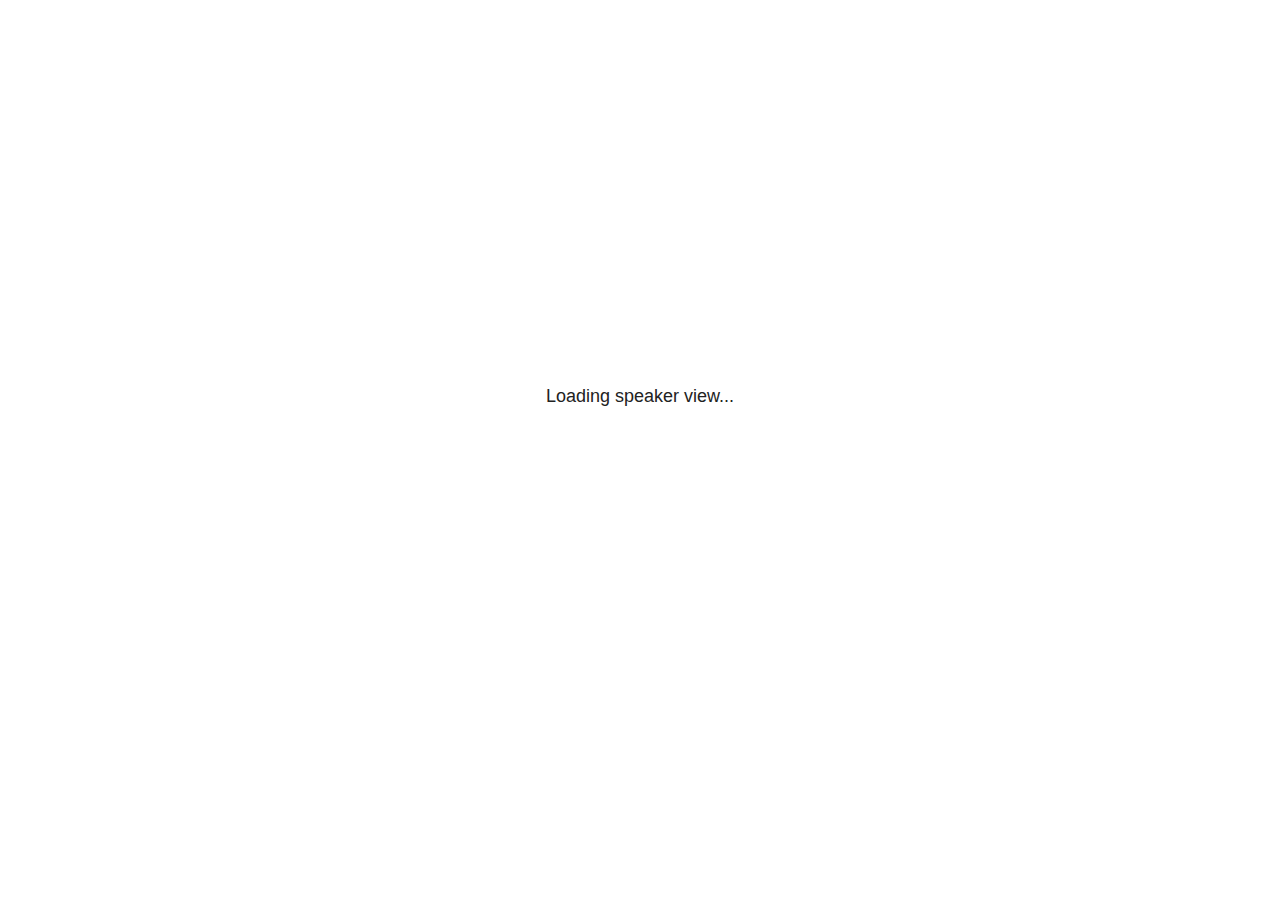
<file: site_libs/revealjs/plugin/notes/speaker-view.html>
<!--
	NOTE: You need to build the notes plugin after making changes to this file.
-->
<html lang="en">
	<head>
		<meta charset="utf-8">

		<title>reveal.js - Speaker View</title>

		<style>
			body {
				font-family: Helvetica;
				font-size: 18px;
			}

			#current-slide,
			#upcoming-slide,
			#speaker-controls {
				padding: 6px;
				box-sizing: border-box;
				-moz-box-sizing: border-box;
			}

			#current-slide iframe,
			#upcoming-slide iframe {
				width: 100%;
				height: 100%;
				border: 1px solid #ddd;
			}

			#current-slide .label,
			#upcoming-slide .label {
				position: absolute;
				top: 10px;
				left: 10px;
				z-index: 2;
			}

			#connection-status {
				position: absolute;
				top: 0;
				left: 0;
				width: 100%;
				height: 100%;
				z-index: 20;
				padding: 30% 20% 20% 20%;
				font-size: 18px;
				color: #222;
				background: #fff;
				text-align: center;
				box-sizing: border-box;
				line-height: 1.4;
			}

			.overlay-element {
				height: 34px;
				line-height: 34px;
				padding: 0 10px;
				text-shadow: none;
				background: rgba( 220, 220, 220, 0.8 );
				color: #222;
				font-size: 14px;
			}

			.overlay-element.interactive:hover {
				background: rgba( 220, 220, 220, 1 );
			}

			#current-slide {
				position: absolute;
				width: 60%;
				height: 100%;
				top: 0;
				left: 0;
				padding-right: 0;
			}

			#upcoming-slide {
				position: absolute;
				width: 40%;
				height: 40%;
				right: 0;
				top: 0;
			}

			/* Speaker controls */
			#speaker-controls {
				position: absolute;
				top: 40%;
				right: 0;
				width: 40%;
				height: 60%;
				overflow: auto;
				font-size: 18px;
			}

				.speaker-controls-time.hidden,
				.speaker-controls-notes.hidden {
					display: none;
				}

				.speaker-controls-time .label,
				.speaker-controls-pace .label,
				.speaker-controls-notes .label {
					text-transform: uppercase;
					font-weight: normal;
					font-size: 0.66em;
					color: #666;
					margin: 0;
				}

				.speaker-controls-time, .speaker-controls-pace {
					border-bottom: 1px solid rgba( 200, 200, 200, 0.5 );
					margin-bottom: 10px;
					padding: 10px 16px;
					padding-bottom: 20px;
					cursor: pointer;
				}

				.speaker-controls-time .reset-button {
					opacity: 0;
					float: right;
					color: #666;
					text-decoration: none;
				}
				.speaker-controls-time:hover .reset-button {
					opacity: 1;
				}

				.speaker-controls-time .timer,
				.speaker-controls-time .clock {
					width: 50%;
				}

				.speaker-controls-time .timer,
				.speaker-controls-time .clock,
				.speaker-controls-time .pacing .hours-value,
				.speaker-controls-time .pacing .minutes-value,
				.speaker-controls-time .pacing .seconds-value {
					font-size: 1.9em;
				}

				.speaker-controls-time .timer {
					float: left;
				}

				.speaker-controls-time .clock {
					float: right;
					text-align: right;
				}

				.speaker-controls-time span.mute {
					opacity: 0.3;
				}

				.speaker-controls-time .pacing-title {
					margin-top: 5px;
				}

				.speaker-controls-time .pacing.ahead {
					color: blue;
				}

				.speaker-controls-time .pacing.on-track {
					color: green;
				}

				.speaker-controls-time .pacing.behind {
					color: red;
				}

				.speaker-controls-notes {
					padding: 10px 16px;
				}

				.speaker-controls-notes .value {
					margin-top: 5px;
					line-height: 1.4;
					font-size: 1.2em;
				}

			/* Layout selector */
			#speaker-layout {
				position: absolute;
				top: 10px;
				right: 10px;
				color: #222;
				z-index: 10;
			}
				#speaker-layout select {
					position: absolute;
					width: 100%;
					height: 100%;
					top: 0;
					left: 0;
					border: 0;
					box-shadow: 0;
					cursor: pointer;
					opacity: 0;

					font-size: 1em;
					background-color: transparent;

					-moz-appearance: none;
					-webkit-appearance: none;
					-webkit-tap-highlight-color: rgba(0, 0, 0, 0);
				}

				#speaker-layout select:focus {
					outline: none;
					box-shadow: none;
				}

			.clear {
				clear: both;
			}

			/* Speaker layout: Wide */
			body[data-speaker-layout="wide"] #current-slide,
			body[data-speaker-layout="wide"] #upcoming-slide {
				width: 50%;
				height: 45%;
				padding: 6px;
			}

			body[data-speaker-layout="wide"] #current-slide {
				top: 0;
				left: 0;
			}

			body[data-speaker-layout="wide"] #upcoming-slide {
				top: 0;
				left: 50%;
			}

			body[data-speaker-layout="wide"] #speaker-controls {
				top: 45%;
				left: 0;
				width: 100%;
				height: 50%;
				font-size: 1.25em;
			}

			/* Speaker layout: Tall */
			body[data-speaker-layout="tall"] #current-slide,
			body[data-speaker-layout="tall"] #upcoming-slide {
				width: 45%;
				height: 50%;
				padding: 6px;
			}

			body[data-speaker-layout="tall"] #current-slide {
				top: 0;
				left: 0;
			}

			body[data-speaker-layout="tall"] #upcoming-slide {
				top: 50%;
				left: 0;
			}

			body[data-speaker-layout="tall"] #speaker-controls {
				padding-top: 40px;
				top: 0;
				left: 45%;
				width: 55%;
				height: 100%;
				font-size: 1.25em;
			}

			/* Speaker layout: Notes only */
			body[data-speaker-layout="notes-only"] #current-slide,
			body[data-speaker-layout="notes-only"] #upcoming-slide {
				display: none;
			}

			body[data-speaker-layout="notes-only"] #speaker-controls {
				padding-top: 40px;
				top: 0;
				left: 0;
				width: 100%;
				height: 100%;
				font-size: 1.25em;
			}

			@media screen and (max-width: 1080px) {
				body[data-speaker-layout="default"] #speaker-controls {
					font-size: 16px;
				}
			}

			@media screen and (max-width: 900px) {
				body[data-speaker-layout="default"] #speaker-controls {
					font-size: 14px;
				}
			}

			@media screen and (max-width: 800px) {
				body[data-speaker-layout="default"] #speaker-controls {
					font-size: 12px;
				}
			}

		</style>
	</head>

	<body>

		<div id="connection-status">Loading speaker view...</div>

		<div id="current-slide"></div>
		<div id="upcoming-slide"><span class="overlay-element label">Upcoming</span></div>
		<div id="speaker-controls">
			<div class="speaker-controls-time">
				<h4 class="label">Time <span class="reset-button">Click to Reset</span></h4>
				<div class="clock">
					<span class="clock-value">0:00 AM</span>
				</div>
				<div class="timer">
					<span class="hours-value">00</span><span class="minutes-value">:00</span><span class="seconds-value">:00</span>
				</div>
				<div class="clear"></div>

				<h4 class="label pacing-title" style="display: none">Pacing – Time to finish current slide</h4>
				<div class="pacing" style="display: none">
					<span class="hours-value">00</span><span class="minutes-value">:00</span><span class="seconds-value">:00</span>
				</div>
			</div>

			<div class="speaker-controls-notes hidden">
				<h4 class="label">Notes</h4>
				<div class="value"></div>
			</div>
		</div>
		<div id="speaker-layout" class="overlay-element interactive">
			<span class="speaker-layout-label"></span>
			<select class="speaker-layout-dropdown"></select>
		</div>

		<script>

			(function() {

				var notes,
					notesValue,
					currentState,
					currentSlide,
					upcomingSlide,
					layoutLabel,
					layoutDropdown,
					pendingCalls = {},
					lastRevealApiCallId = 0,
					connected = false,
					whitelistedWindows = [window.opener];

				var SPEAKER_LAYOUTS = {
					'default': 'Default',
					'wide': 'Wide',
					'tall': 'Tall',
					'notes-only': 'Notes only'
				};

				setupLayout();

				var connectionStatus = document.querySelector( '#connection-status' );
				var connectionTimeout = setTimeout( function() {
					connectionStatus.innerHTML = 'Error connecting to main window.<br>Please try closing and reopening the speaker view.';
				}, 5000 );
;
				window.addEventListener( 'message', function( event ) {

					// Validate the origin of this message to prevent XSS
					if( window.location.origin !== event.origin && whitelistedWindows.indexOf( event.source ) === -1 ) {
						return;
					}

					clearTimeout( connectionTimeout );
					connectionStatus.style.display = 'none';

					var data = JSON.parse( event.data );

					// The overview mode is only useful to the reveal.js instance
					// where navigation occurs so we don't sync it
					if( data.state ) delete data.state.overview;

					// Messages sent by the notes plugin inside of the main window
					if( data && data.namespace === 'reveal-notes' ) {
						if( data.type === 'connect' ) {
							handleConnectMessage( data );
						}
						else if( data.type === 'state' ) {
							handleStateMessage( data );
						}
						else if( data.type === 'return' ) {
							pendingCalls[data.callId](data.result);
							delete pendingCalls[data.callId];
						}
					}
					// Messages sent by the reveal.js inside of the current slide preview
					else if( data && data.namespace === 'reveal' ) {
						if( /ready/.test( data.eventName ) ) {
							// Send a message back to notify that the handshake is complete
							window.opener.postMessage( JSON.stringify({ namespace: 'reveal-notes', type: 'connected'} ), '*' );
						}
						else if( /slidechanged|fragmentshown|fragmenthidden|paused|resumed/.test( data.eventName ) && currentState !== JSON.stringify( data.state ) ) {

							dispatchStateToMainWindow( data.state );

						}
					}

				} );

				/**
				 * Updates the presentation in the main window to match the state
				 * of the presentation in the notes window.
				 */
				const dispatchStateToMainWindow = debounce(( state ) => {
					window.opener.postMessage( JSON.stringify({ method: 'setState', args: [ state ]} ), '*' );
				}, 500);

				/**
				 * Asynchronously calls the Reveal.js API of the main frame.
				 */
				function callRevealApi( methodName, methodArguments, callback ) {

					var callId = ++lastRevealApiCallId;
					pendingCalls[callId] = callback;
					window.opener.postMessage( JSON.stringify( {
						namespace: 'reveal-notes',
						type: 'call',
						callId: callId,
						methodName: methodName,
						arguments: methodArguments
					} ), '*' );

				}

				/**
				 * Called when the main window is trying to establish a
				 * connection.
				 */
				function handleConnectMessage( data ) {

					if( connected === false ) {
						connected = true;

						setupIframes( data );
						setupKeyboard();
						setupNotes();
						setupTimer();
						setupHeartbeat();
					}

				}

				/**
				 * Called when the main window sends an updated state.
				 */
				function handleStateMessage( data ) {

					// Store the most recently set state to avoid circular loops
					// applying the same state
					currentState = JSON.stringify( data.state );

					// No need for updating the notes in case of fragment changes
					if ( data.notes ) {
						notes.classList.remove( 'hidden' );
						notesValue.style.whiteSpace = data.whitespace;
						if( data.markdown ) {
							notesValue.innerHTML = marked( data.notes );
						}
						else {
							notesValue.innerHTML = data.notes;
						}
					}
					else {
						notes.classList.add( 'hidden' );
					}

					// Update the note slides
					currentSlide.contentWindow.postMessage( JSON.stringify({ method: 'setState', args: [ data.state ] }), '*' );
					upcomingSlide.contentWindow.postMessage( JSON.stringify({ method: 'setState', args: [ data.state ] }), '*' );
					upcomingSlide.contentWindow.postMessage( JSON.stringify({ method: 'next' }), '*' );

				}

				// Limit to max one state update per X ms
				handleStateMessage = debounce( handleStateMessage, 200 );

				/**
				 * Forward keyboard events to the current slide window.
				 * This enables keyboard events to work even if focus
				 * isn't set on the current slide iframe.
				 *
				 * Block F5 default handling, it reloads and disconnects
				 * the speaker notes window.
				 */
				function setupKeyboard() {

					document.addEventListener( 'keydown', function( event ) {
						if( event.keyCode === 116 || ( event.metaKey && event.keyCode === 82 ) ) {
							event.preventDefault();
							return false;
						}
						currentSlide.contentWindow.postMessage( JSON.stringify({ method: 'triggerKey', args: [ event.keyCode ] }), '*' );
					} );

				}

				/**
				 * Creates the preview iframes.
				 */
				function setupIframes( data ) {

					var params = [
						'receiver',
						'progress=false',
						'history=false',
						'transition=none',
						'autoSlide=0',
						'backgroundTransition=none'
					].join( '&' );

					var urlSeparator = /\?/.test(data.url) ? '&' : '?';
					var hash = '#/' + data.state.indexh + '/' + data.state.indexv;
					var currentURL = data.url + urlSeparator + params + '&postMessageEvents=true' + hash;
					var upcomingURL = data.url + urlSeparator + params + '&controls=false' + hash;

					currentSlide = document.createElement( 'iframe' );
					currentSlide.setAttribute( 'width', 1280 );
					currentSlide.setAttribute( 'height', 1024 );
					currentSlide.setAttribute( 'src', currentURL );
					document.querySelector( '#current-slide' ).appendChild( currentSlide );

					upcomingSlide = document.createElement( 'iframe' );
					upcomingSlide.setAttribute( 'width', 640 );
					upcomingSlide.setAttribute( 'height', 512 );
					upcomingSlide.setAttribute( 'src', upcomingURL );
					document.querySelector( '#upcoming-slide' ).appendChild( upcomingSlide );

					whitelistedWindows.push( currentSlide.contentWindow, upcomingSlide.contentWindow );

				}

				/**
				 * Setup the notes UI.
				 */
				function setupNotes() {

					notes = document.querySelector( '.speaker-controls-notes' );
					notesValue = document.querySelector( '.speaker-controls-notes .value' );

				}

				/**
				 * We send out a heartbeat at all times to ensure we can
				 * reconnect with the main presentation window after reloads.
				 */
				function setupHeartbeat() {

					setInterval( () => {
						window.opener.postMessage( JSON.stringify({ namespace: 'reveal-notes', type: 'heartbeat'} ), '*' );
					}, 1000 );

				}

				function getTimings( callback ) {

					callRevealApi( 'getSlidesAttributes', [], function ( slideAttributes ) {
						callRevealApi( 'getConfig', [], function ( config ) {
							var totalTime = config.totalTime;
							var minTimePerSlide = config.minimumTimePerSlide || 0;
							var defaultTiming = config.defaultTiming;
							if ((defaultTiming == null) && (totalTime == null)) {
								callback(null);
								return;
							}
							// Setting totalTime overrides defaultTiming
							if (totalTime) {
								defaultTiming = 0;
							}
							var timings = [];
							for ( var i in slideAttributes ) {
								var slide = slideAttributes[ i ];
								var timing = defaultTiming;
								if( slide.hasOwnProperty( 'data-timing' )) {
									var t = slide[ 'data-timing' ];
									timing = parseInt(t);
									if( isNaN(timing) ) {
										console.warn("Could not parse timing '" + t + "' of slide " + i + "; using default of " + defaultTiming);
										timing = defaultTiming;
									}
								}
								timings.push(timing);
							}
							if ( totalTime ) {
								// After we've allocated time to individual slides, we summarize it and
								// subtract it from the total time
								var remainingTime = totalTime - timings.reduce( function(a, b) { return a + b; }, 0 );
								// The remaining time is divided by the number of slides that have 0 seconds
								// allocated at the moment, giving the average time-per-slide on the remaining slides
								var remainingSlides = (timings.filter( function(x) { return x == 0 }) ).length
								var timePerSlide = Math.round( remainingTime / remainingSlides, 0 )
								// And now we replace every zero-value timing with that average
								timings = timings.map( function(x) { return (x==0 ? timePerSlide : x) } );
							}
							var slidesUnderMinimum = timings.filter( function(x) { return (x < minTimePerSlide) } ).length
							if ( slidesUnderMinimum ) {
								message = "The pacing time for " + slidesUnderMinimum + " slide(s) is under the configured minimum of " + minTimePerSlide + " seconds. Check the data-timing attribute on individual slides, or consider increasing the totalTime or minimumTimePerSlide configuration options (or removing some slides).";
								alert(message);
							}
							callback( timings );
						} );
					} );

				}

				/**
				 * Return the number of seconds allocated for presenting
				 * all slides up to and including this one.
				 */
				function getTimeAllocated( timings, callback ) {

					callRevealApi( 'getSlidePastCount', [], function ( currentSlide ) {
						var allocated = 0;
						for (var i in timings.slice(0, currentSlide + 1)) {
							allocated += timings[i];
						}
						callback( allocated );
					} );

				}

				/**
				 * Create the timer and clock and start updating them
				 * at an interval.
				 */
				function setupTimer() {

					var start = new Date(),
					timeEl = document.querySelector( '.speaker-controls-time' ),
					clockEl = timeEl.querySelector( '.clock-value' ),
					hoursEl = timeEl.querySelector( '.hours-value' ),
					minutesEl = timeEl.querySelector( '.minutes-value' ),
					secondsEl = timeEl.querySelector( '.seconds-value' ),
					pacingTitleEl = timeEl.querySelector( '.pacing-title' ),
					pacingEl = timeEl.querySelector( '.pacing' ),
					pacingHoursEl = pacingEl.querySelector( '.hours-value' ),
					pacingMinutesEl = pacingEl.querySelector( '.minutes-value' ),
					pacingSecondsEl = pacingEl.querySelector( '.seconds-value' );

					var timings = null;
					getTimings( function ( _timings ) {

						timings = _timings;
						if (_timings !== null) {
							pacingTitleEl.style.removeProperty('display');
							pacingEl.style.removeProperty('display');
						}

						// Update once directly
						_updateTimer();

						// Then update every second
						setInterval( _updateTimer, 1000 );

					} );


					function _resetTimer() {

						if (timings == null) {
							start = new Date();
							_updateTimer();
						}
						else {
							// Reset timer to beginning of current slide
							getTimeAllocated( timings, function ( slideEndTimingSeconds ) {
								var slideEndTiming = slideEndTimingSeconds * 1000;
								callRevealApi( 'getSlidePastCount', [], function ( currentSlide ) {
									var currentSlideTiming = timings[currentSlide] * 1000;
									var previousSlidesTiming = slideEndTiming - currentSlideTiming;
									var now = new Date();
									start = new Date(now.getTime() - previousSlidesTiming);
									_updateTimer();
								} );
							} );
						}

					}

					timeEl.addEventListener( 'click', function() {
						_resetTimer();
						return false;
					} );

					function _displayTime( hrEl, minEl, secEl, time) {

						var sign = Math.sign(time) == -1 ? "-" : "";
						time = Math.abs(Math.round(time / 1000));
						var seconds = time % 60;
						var minutes = Math.floor( time / 60 ) % 60 ;
						var hours = Math.floor( time / ( 60 * 60 )) ;
						hrEl.innerHTML = sign + zeroPadInteger( hours );
						if (hours == 0) {
							hrEl.classList.add( 'mute' );
						}
						else {
							hrEl.classList.remove( 'mute' );
						}
						minEl.innerHTML = ':' + zeroPadInteger( minutes );
						if (hours == 0 && minutes == 0) {
							minEl.classList.add( 'mute' );
						}
						else {
							minEl.classList.remove( 'mute' );
						}
						secEl.innerHTML = ':' + zeroPadInteger( seconds );
					}

					function _updateTimer() {

						var diff, hours, minutes, seconds,
						now = new Date();

						diff = now.getTime() - start.getTime();

						clockEl.innerHTML = now.toLocaleTimeString( 'en-US', { hour12: true, hour: '2-digit', minute:'2-digit' } );
						_displayTime( hoursEl, minutesEl, secondsEl, diff );
						if (timings !== null) {
							_updatePacing(diff);
						}

					}

					function _updatePacing(diff) {

						getTimeAllocated( timings, function ( slideEndTimingSeconds ) {
							var slideEndTiming = slideEndTimingSeconds * 1000;

							callRevealApi( 'getSlidePastCount', [], function ( currentSlide ) {
								var currentSlideTiming = timings[currentSlide] * 1000;
								var timeLeftCurrentSlide = slideEndTiming - diff;
								if (timeLeftCurrentSlide < 0) {
									pacingEl.className = 'pacing behind';
								}
								else if (timeLeftCurrentSlide < currentSlideTiming) {
									pacingEl.className = 'pacing on-track';
								}
								else {
									pacingEl.className = 'pacing ahead';
								}
								_displayTime( pacingHoursEl, pacingMinutesEl, pacingSecondsEl, timeLeftCurrentSlide );
							} );
						} );
					}

				}

				/**
				 * Sets up the speaker view layout and layout selector.
				 */
				function setupLayout() {

					layoutDropdown = document.querySelector( '.speaker-layout-dropdown' );
					layoutLabel = document.querySelector( '.speaker-layout-label' );

					// Render the list of available layouts
					for( var id in SPEAKER_LAYOUTS ) {
						var option = document.createElement( 'option' );
						option.setAttribute( 'value', id );
						option.textContent = SPEAKER_LAYOUTS[ id ];
						layoutDropdown.appendChild( option );
					}

					// Monitor the dropdown for changes
					layoutDropdown.addEventListener( 'change', function( event ) {

						setLayout( layoutDropdown.value );

					}, false );

					// Restore any currently persisted layout
					setLayout( getLayout() );

				}

				/**
				 * Sets a new speaker view layout. The layout is persisted
				 * in local storage.
				 */
				function setLayout( value ) {

					var title = SPEAKER_LAYOUTS[ value ];

					layoutLabel.innerHTML = 'Layout' + ( title ? ( ': ' + title ) : '' );
					layoutDropdown.value = value;

					document.body.setAttribute( 'data-speaker-layout', value );

					// Persist locally
					if( supportsLocalStorage() ) {
						window.localStorage.setItem( 'reveal-speaker-layout', value );
					}

				}

				/**
				 * Returns the ID of the most recently set speaker layout
				 * or our default layout if none has been set.
				 */
				function getLayout() {

					if( supportsLocalStorage() ) {
						var layout = window.localStorage.getItem( 'reveal-speaker-layout' );
						if( layout ) {
							return layout;
						}
					}

					// Default to the first record in the layouts hash
					for( var id in SPEAKER_LAYOUTS ) {
						return id;
					}

				}

				function supportsLocalStorage() {

					try {
						localStorage.setItem('test', 'test');
						localStorage.removeItem('test');
						return true;
					}
					catch( e ) {
						return false;
					}

				}

				function zeroPadInteger( num ) {

					var str = '00' + parseInt( num );
					return str.substring( str.length - 2 );

				}

				/**
				 * Limits the frequency at which a function can be called.
				 */
				function debounce( fn, ms ) {

					var lastTime = 0,
						timeout;

					return function() {

						var args = arguments;
						var context = this;

						clearTimeout( timeout );

						var timeSinceLastCall = Date.now() - lastTime;
						if( timeSinceLastCall > ms ) {
							fn.apply( context, args );
							lastTime = Date.now();
						}
						else {
							timeout = setTimeout( function() {
								fn.apply( context, args );
								lastTime = Date.now();
							}, ms - timeSinceLastCall );
						}

					}

				}

			})();

		</script>
	</body>
</html>
</file>
<file: site_libs/quarto-html/tippy.css>
.tippy-box[data-animation=fade][data-state=hidden]{opacity:0}[data-tippy-root]{max-width:calc(100vw - 10px)}.tippy-box{position:relative;background-color:#333;color:#fff;border-radius:4px;font-size:14px;line-height:1.4;white-space:normal;outline:0;transition-property:transform,visibility,opacity}.tippy-box[data-placement^=top]>.tippy-arrow{bottom:0}.tippy-box[data-placement^=top]>.tippy-arrow:before{bottom:-7px;left:0;border-width:8px 8px 0;border-top-color:initial;transform-origin:center top}.tippy-box[data-placement^=bottom]>.tippy-arrow{top:0}.tippy-box[data-placement^=bottom]>.tippy-arrow:before{top:-7px;left:0;border-width:0 8px 8px;border-bottom-color:initial;transform-origin:center bottom}.tippy-box[data-placement^=left]>.tippy-arrow{right:0}.tippy-box[data-placement^=left]>.tippy-arrow:before{border-width:8px 0 8px 8px;border-left-color:initial;right:-7px;transform-origin:center left}.tippy-box[data-placement^=right]>.tippy-arrow{left:0}.tippy-box[data-placement^=right]>.tippy-arrow:before{left:-7px;border-width:8px 8px 8px 0;border-right-color:initial;transform-origin:center right}.tippy-box[data-inertia][data-state=visible]{transition-timing-function:cubic-bezier(.54,1.5,.38,1.11)}.tippy-arrow{width:16px;height:16px;color:#333}.tippy-arrow:before{content:"";position:absolute;border-color:transparent;border-style:solid}.tippy-content{position:relative;padding:5px 9px;z-index:1}
</file>
<file: site_libs/quarto-html/quarto-syntax-highlighting.css>
/* quarto syntax highlight colors */
:root {
  --quarto-hl-ot-color: #003B4F;
  --quarto-hl-at-color: #657422;
  --quarto-hl-ss-color: #20794D;
  --quarto-hl-an-color: #5E5E5E;
  --quarto-hl-fu-color: #4758AB;
  --quarto-hl-st-color: #20794D;
  --quarto-hl-cf-color: #003B4F;
  --quarto-hl-op-color: #5E5E5E;
  --quarto-hl-er-color: #AD0000;
  --quarto-hl-bn-color: #AD0000;
  --quarto-hl-al-color: #AD0000;
  --quarto-hl-va-color: #111111;
  --quarto-hl-bu-color: inherit;
  --quarto-hl-ex-color: inherit;
  --quarto-hl-pp-color: #AD0000;
  --quarto-hl-in-color: #5E5E5E;
  --quarto-hl-vs-color: #20794D;
  --quarto-hl-wa-color: #5E5E5E;
  --quarto-hl-do-color: #5E5E5E;
  --quarto-hl-im-color: #00769E;
  --quarto-hl-ch-color: #20794D;
  --quarto-hl-dt-color: #AD0000;
  --quarto-hl-fl-color: #AD0000;
  --quarto-hl-co-color: #5E5E5E;
  --quarto-hl-cv-color: #5E5E5E;
  --quarto-hl-cn-color: #8f5902;
  --quarto-hl-sc-color: #5E5E5E;
  --quarto-hl-dv-color: #AD0000;
  --quarto-hl-kw-color: #003B4F;
}

/* other quarto variables */
:root {
  --quarto-font-monospace: SFMono-Regular, Menlo, Monaco, Consolas, "Liberation Mono", "Courier New", monospace;
}

pre > code.sourceCode > span {
  color: #003B4F;
}

code span {
  color: #003B4F;
}

code.sourceCode > span {
  color: #003B4F;
}

div.sourceCode,
div.sourceCode pre.sourceCode {
  color: #003B4F;
}

code span.ot {
  color: #003B4F;
  font-style: inherit;
}

code span.at {
  color: #657422;
  font-style: inherit;
}

code span.ss {
  color: #20794D;
  font-style: inherit;
}

code span.an {
  color: #5E5E5E;
  font-style: inherit;
}

code span.fu {
  color: #4758AB;
  font-style: inherit;
}

code span.st {
  color: #20794D;
  font-style: inherit;
}

code span.cf {
  color: #003B4F;
  font-style: inherit;
}

code span.op {
  color: #5E5E5E;
  font-style: inherit;
}

code span.er {
  color: #AD0000;
  font-style: inherit;
}

code span.bn {
  color: #AD0000;
  font-style: inherit;
}

code span.al {
  color: #AD0000;
  font-style: inherit;
}

code span.va {
  color: #111111;
  font-style: inherit;
}

code span.bu {
  font-style: inherit;
}

code span.ex {
  font-style: inherit;
}

code span.pp {
  color: #AD0000;
  font-style: inherit;
}

code span.in {
  color: #5E5E5E;
  font-style: inherit;
}

code span.vs {
  color: #20794D;
  font-style: inherit;
}

code span.wa {
  color: #5E5E5E;
  font-style: italic;
}

code span.do {
  color: #5E5E5E;
  font-style: italic;
}

code span.im {
  color: #00769E;
  font-style: inherit;
}

code span.ch {
  color: #20794D;
  font-style: inherit;
}

code span.dt {
  color: #AD0000;
  font-style: inherit;
}

code span.fl {
  color: #AD0000;
  font-style: inherit;
}

code span.co {
  color: #5E5E5E;
  font-style: inherit;
}

code span.cv {
  color: #5E5E5E;
  font-style: italic;
}

code span.cn {
  color: #8f5902;
  font-style: inherit;
}

code span.sc {
  color: #5E5E5E;
  font-style: inherit;
}

code span.dv {
  color: #AD0000;
  font-style: inherit;
}

code span.kw {
  color: #003B4F;
  font-style: inherit;
}

.prevent-inlining {
  content: "</";
}

/*# sourceMappingURL=debc5d5d77c3f9108843748ff7464032.css.map */
</file>
<file: styles.css>
:root {
    --main-color: #447099 ;
    /*--title-color: #870511 ;*/
  }
  
  .colorized {
    color: var(--main-color) ;
  }
  
  
  a:link {
    color: var(--main-color);
    /*background-color: transparent;
    text-decoration: none;*/
  }
  a:visited {
    color: var(--main-color);
    /*background-color: transparent;
    text-decoration: none;*/
  }
  
  a.nav-link:link, a.navbar-title:link, a.navbar-brand:link {
    color: white;
    /*background-color: transparent;
    text-decoration: none;*/
  }
  
  a.nav-link:visited, a.navbar-title:visited, a.navbar-brand:visited {
    color: white;
    /*background-color: transparent;
    text-decoration: none;*/
  }
  
  
  /*
  h1, h2 {
    color: var(--main-color) ;
  }
  */
  
  .no-anchor.card-title.listing-title {
      font-weight: bolder !important;
      color: var(--main-color) !important;
  }
  
  
  .navbar-title code {
      color: var(--main-color) ;
      background-color: inherit;
    }
  
  
  
  p {
      text-align: justify;
    }
    
  
    /* css styles */
  .grid-item-link {
    color: inherit;
    text-decoration: none; /* Remove underline */
    transition: transform 0.2s ease-in-out; /* Add transition for smooth effect */
  }
  
  .grid-item-link:hover {
    transform: scale(1.05); /* Increase the scale for a zoom effect */
  }
  
  .card-title.listing-title {
    font-weight: bold; /* Set the card title to bold */
    margin-bottom: 1em; /* Add a little more space after the title */
  }
  
  .card-body.post-contents {
    display: flex;
    flex-direction: column;
    justify-content: space-between;
  }
  
  .listing-categories {
    margin-top: auto;
  }
  
  .listing-category:hover {
    transform: scale(1.05); /* Apply a slight zoom effect */
    transition: transform 0.3s ease-in-out; /* Add a smooth transition */
  }
  
  
  .category {
    color: #6c757d;
    display: inline-block; /* Add this line */
    border: solid 1px #dee2e6;
    border-radius: .25rem;
    text-transform: uppercase;
    font-size: .65em;
    padding-left: .5em;
    padding-right: .5em;
    padding-top: .15em;
    padding-bottom: .15em;
    cursor: pointer;
    margin-right: 4px;
    margin-bottom: 4px;
  }
</file>
